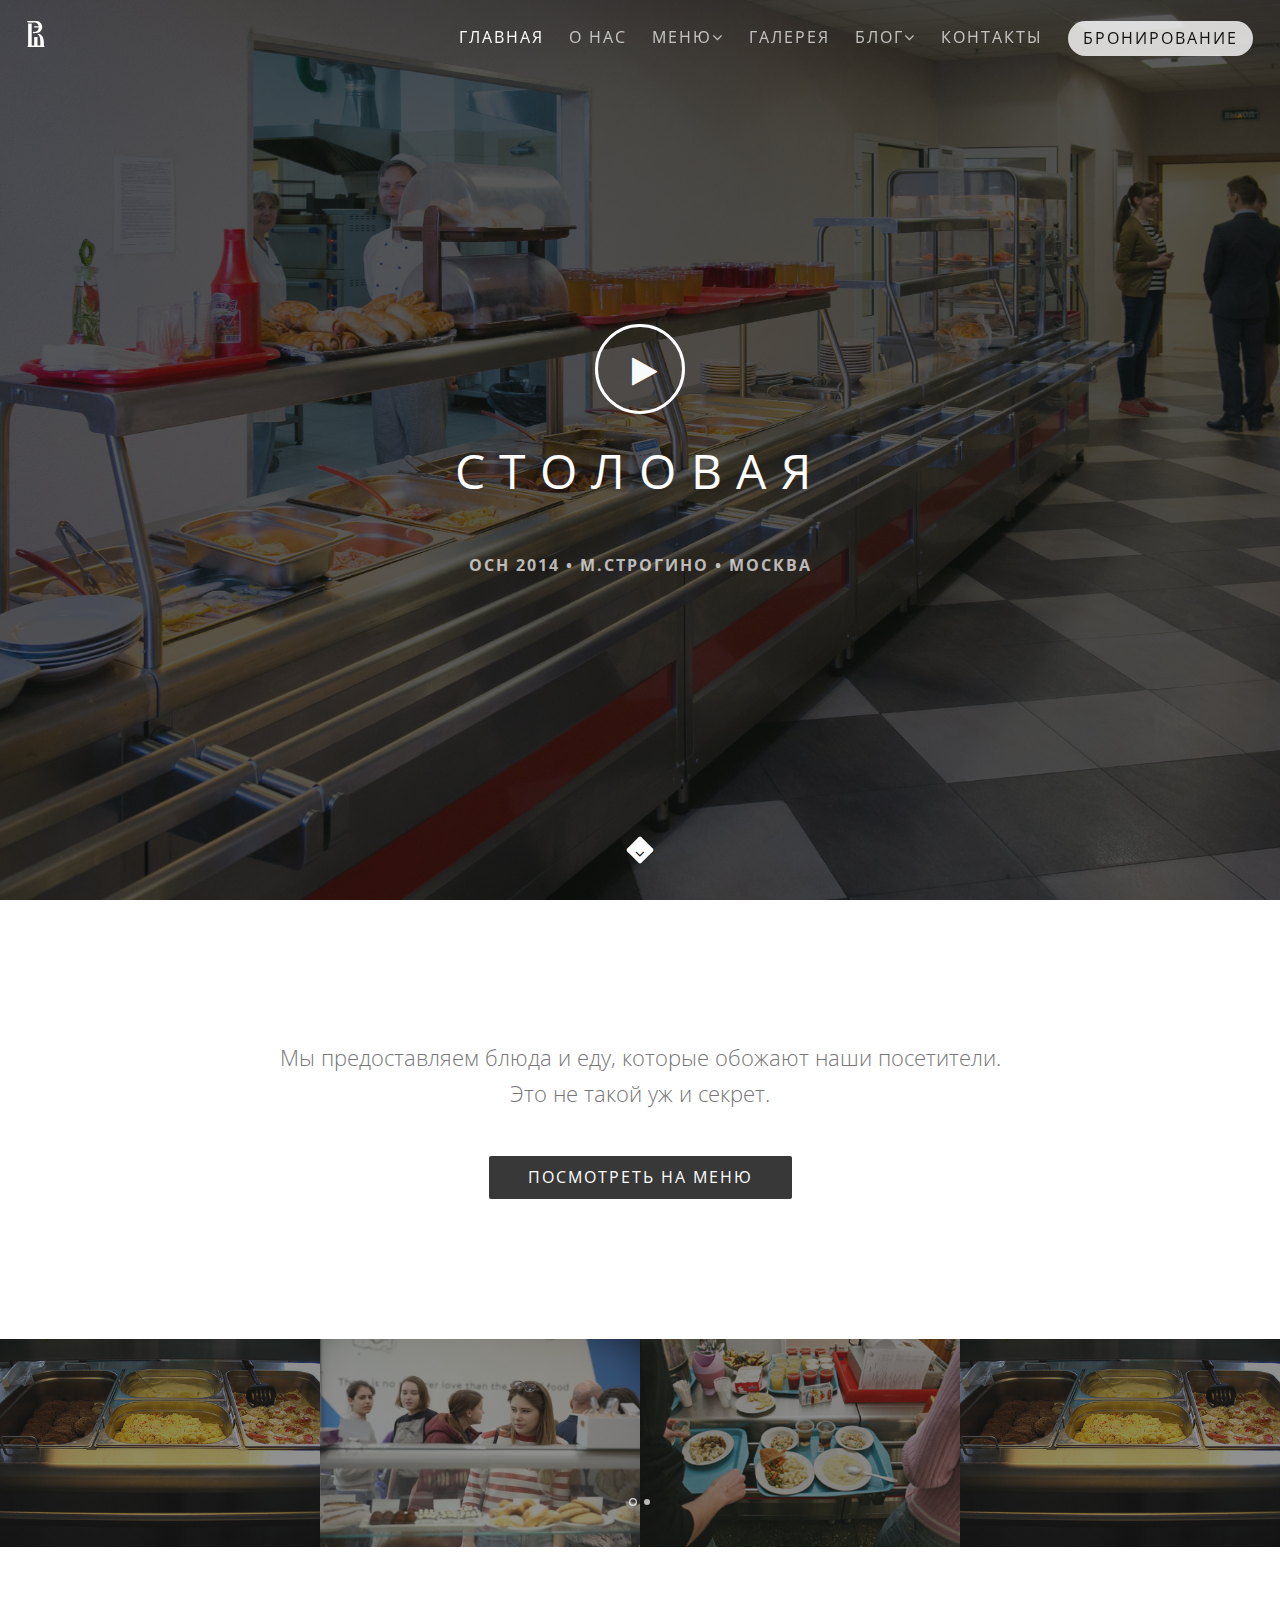
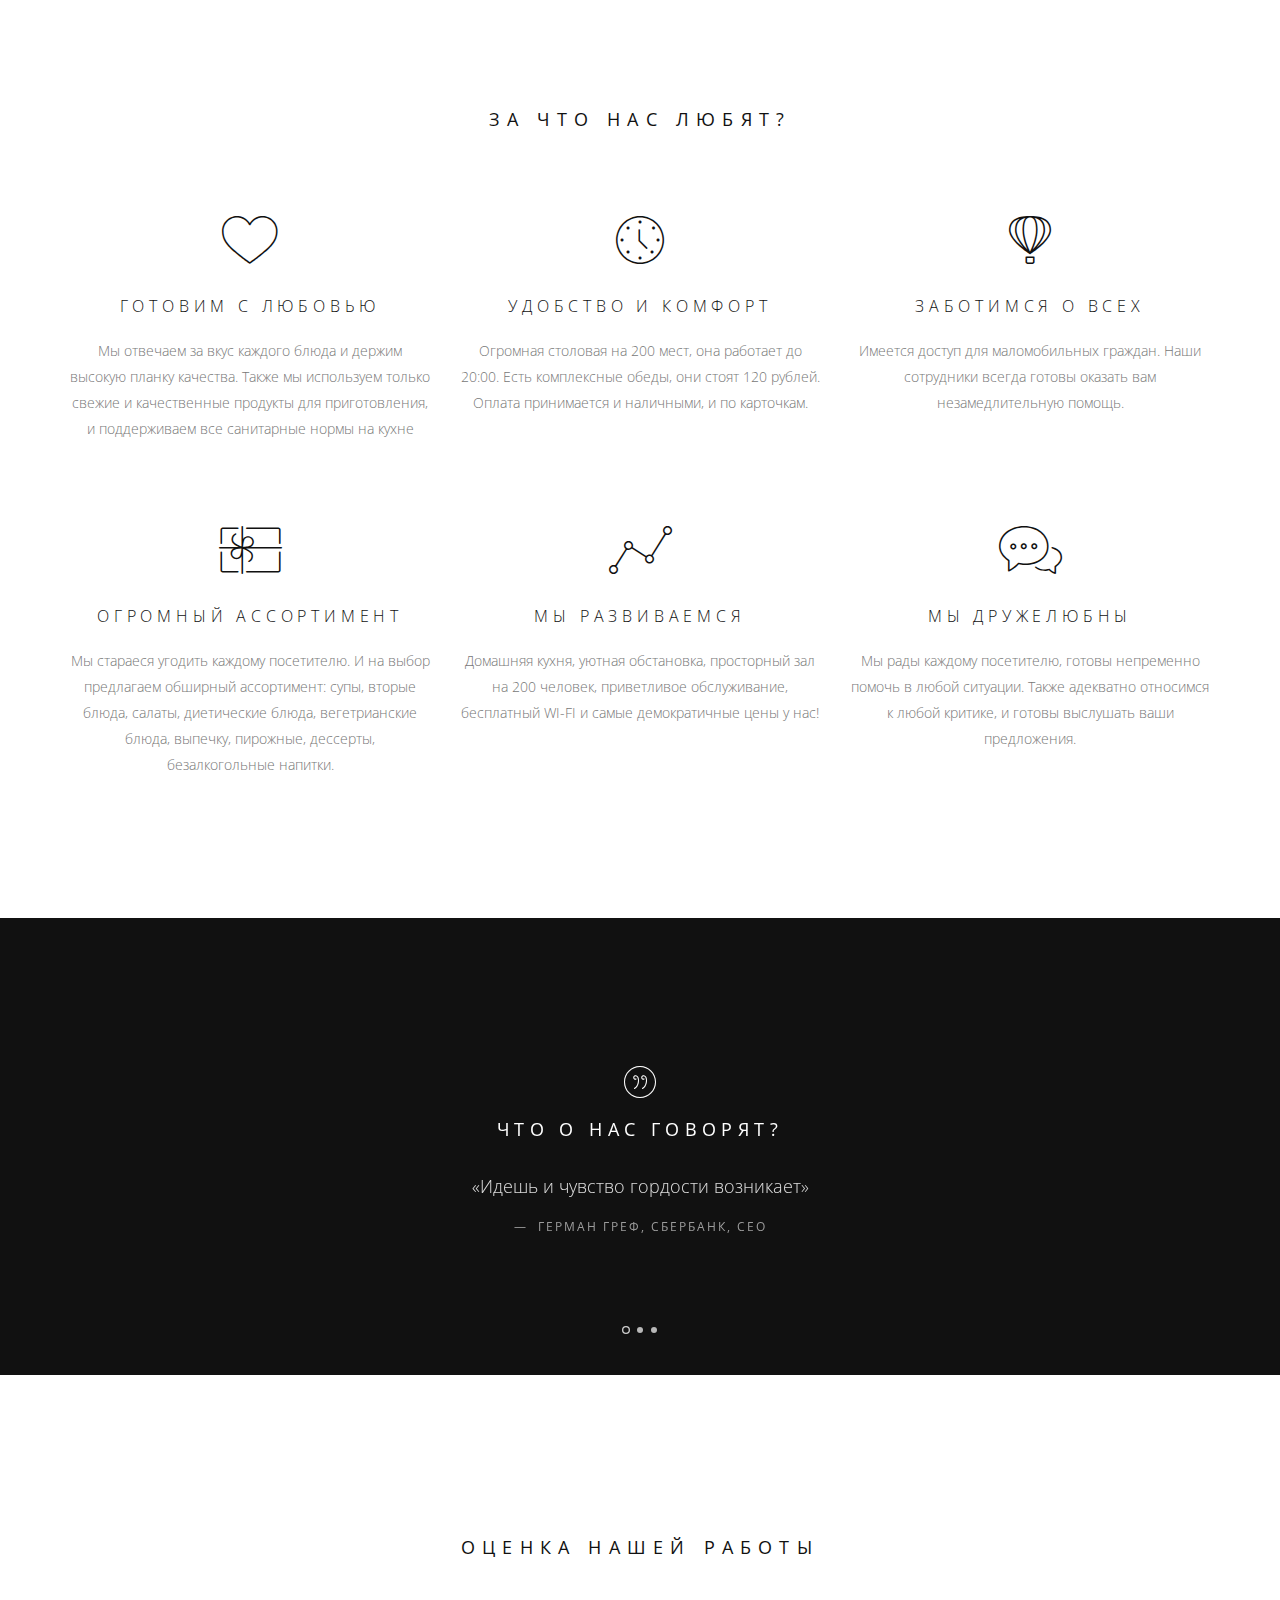
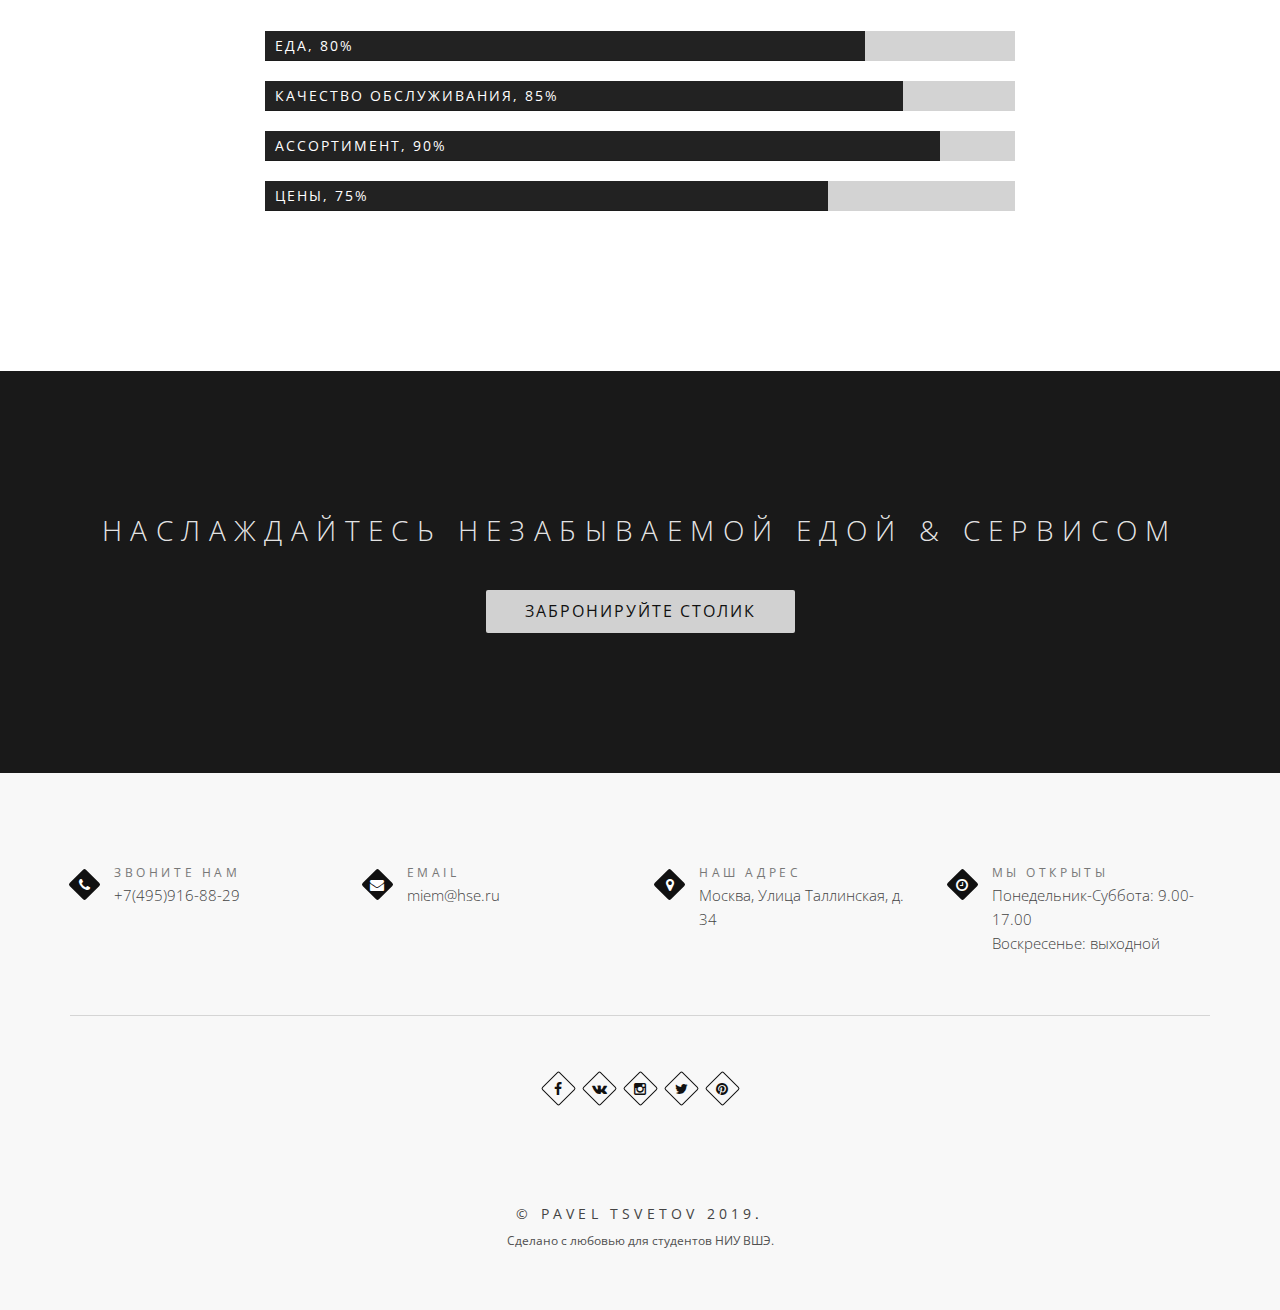
<file: index.html>
<!DOCTYPE html>
<html>
    <head>
        <title>Столовая МИЭМ</title>
        <meta charset="utf-8">
        <meta name="author" content="Pavel Tsvetov">
        <meta name="viewport" content="width=device-width, initial-scale=1.0, maximum-scale=1.0"/>

        <!-- Favicon import-->
        <link rel="shortcut icon" href="images/favicon.png">

        <!-- CSS imports -->
        <link rel="stylesheet" href="css/bootstrap.min.css">
        <link rel="stylesheet" href="css/font-awesome.min.css">
        <link rel="stylesheet" href="css/et-line.css">
        <link rel="stylesheet" href="css/style.css">
        <link rel="stylesheet" href="css/style-responsive.css">
        <link rel="stylesheet" href="css/animate.min.css">
        <link rel="stylesheet" href="css/vertical-rhythm.min.css">
        <link rel="stylesheet" href="css/owl.carousel.css">
        <link rel="stylesheet" href="css/magnific-popup.css">
    </head>
    <body class="appear-animate">
        <!-- Page Wrap -->
        <div class="page" id="top">
            <!-- Home Section -->
            <section class="home-section bg-dark-alfa-70 parallax-2" data-background="images/restaurant/tallinskaya.jpg" id="home">
                <div class="js-height-full container">
                    <!-- Hero Content -->
                    <div class="home-content">
                        <div class="home-text">
                            <div>
                                <a href="https://www.youtube.com/watch?v=qfCHTlL4Mlg" target="_blank" class="big-icon-link"><span class="big-icon"><i class="fa fa-play"></i></span></a>
                            </div>
                            <h1 class="hs-line-14 font-alt mb-50 mb-xs-30">
                                    Столовая
                                </h1>
                                <h2 class="hs-line-3 mb-0">
                                    Осн 2014 &bull; м.Строгино &bull; Москва
                                </h2>
                        </div>
                    </div>
                    <!-- Scroll Down -->
                    <div class="local-scroll">
                        <a href="#about" class="scroll-down"><i class="fa fa-angle-down scroll-down-icon"></i></a>
                    </div>
                </div>
            </section>
            <!-- Navigation panel -->
            <nav class="navbar main-nav dark transparent stick-fixed">
                <div class="full-wrapper relative clearfix">
                    <div class="nav-logo-wrap local-scroll">
                        <a href="index.html" class="logo">
                            <svg class="control_svg" width="18" height="26" viewBox="0 0 18 26" xmlns="http://www.w3.org/2000/svg">
                                <path d="M6.66 0l.134.002h1.336c2.639 0 3.745.464 4.994 1.428 1.819 1.424 2.105 3.492 2.105 4.525 0 1.283-.393 2.638-1.356 3.742-.714.856-1.955 2.097-4.388 2.388-1.663.2-2.891.127-3.506.061v-1.306c.273.038.676.074 1.222.074 1.656 0 2.829-.827 3.543-1.719.81-.983.98-1.909 1.015-2.737h-4.555v-1.282h4.515c-.116-.866-.448-1.528-.985-2.179-1.035-1.283-2.499-1.497-3.462-1.497l-6.505-.002-.768-1.498h6.66zm-6.317 26l.804-1.564v-21.844h3.55v21.82h2.508v-8.523h3.276v8.514h2.838v-3.878c0-2.351-.122-5.622-2.77-7.311l1.542-.566c3.194 1.186 4.791 4.283 4.791 8.362v3.428l.804 1.562h-17.344z" fill="#fff"></path>
                            </svg>
                        </a>
                    </div>
                    <div class="mobile-nav">
                        <i class="fa fa-bars"></i>
                    </div>
                    <!-- Main Menu -->
                    <div class="inner-nav desktop-nav">
                        <ul class="clearlist local-scroll">
                            <li><a href="index.html">Главная</a></li>
                            <li><a href="about.html">О нас</a></li>
                            <li>
                                <a href="menu.html" class="mn-has-sub">Меню<i class="fa fa-angle-down"></i></a>
                                <ul class="mn-sub mn-has-multi">
                                    <div class="arrow" style="transform: rotate(45deg);"></div>
                                    <li class="mn-sub-multi">
                                        <ul>
                                            <li>
                                                <a href="menu.html">Наше меню</a>
                                            </li>
                                            <li>
                                                <a href="https://www.hse.ru/mirror/pubs/share/321435987" target="_blank">Скачать меню</a>
                                            </li>
                                           </ul>
                                    </li>
                                </ul>
                            </li>
                            <li><a href="gallery.html">Галерея</a></li>
                            <li>
                                <a href="#" class="mn-has-sub">Блог<i class="fa fa-angle-down"></i></a>
                                    <ul class="mn-sub mn-has-multi">
                                        <div class="arrow" style="transform: rotate(45deg);"></div>
                                        <li class="mn-sub-multi">
                                            <ul>
                                                <li>
                                                    <a href="news.html">Новости</a>
                                                </li>
                                                <li>
                                                    <a href="recipes.html">Рецепты</a>
                                                </li>
                                               </ul>
                                        </li>
                                    </ul>
                            </li>
                            <li><a href="location.html">Контакты</a></li>
                            <!-- Button -->
                            <li>
                                <a href="reservations.html" target="_blank">
                                    <span class="link_on_mobile btn btn-mod btn-circle btn-w">
                                        Бронирование
                                    </span>
                                </a>
                            </li>
                        </ul>
                    </div>
                </div>
            </nav>
            <!-- About Section -->
            <section class="page-section">
                <div class="container relative">
                    <div class="section-text">
                        <div class="row">
                            <div class="col-sm-8 col-sm-offset-2">
                                <p class="lead align-center mt-0">
                                    Мы предоставляем блюда и еду, которые обожают наши посетители. Это не такой уж и секрет.
                                </p>
                                <div class="align-center">
                                    <a href="menu.html" class="btn btn-mod btn-medium btn-round">Посмотреть на меню</a>
                                </div>
                            </div>
                        </div>
                    </div>
                </div>
            </section>
            <!-- Gallery Section -->
            <section class="page-section pt-0 pb-0 align-items-center justify-content-center">
                <div class="align-items-center justify-content-center">
                   <div class="image-carousel bg-dark align-items-center justify-content-center">
                        <!-- Image Item -->
                        <div>
                            <div class="bg-dark bg-dark-alfa-50 post-prev-img mb-0 align-items-center justify-content-center">
                                <a href="images/restaurant/gallery/1.jpg" class="lightbox-gallery-2 mfp-image"><img src="images/restaurant/gallery/1.jpg" alt="" /></a>
                            </div>
                        </div>
                        <!-- Image Item -->
                        <div>
                            <div class="bg-dark bg-dark-alfa-50 post-prev-img mb-0 align-items-center justify-content-center">
                                <a href="images/restaurant/gallery/4.jpg" class="lightbox-gallery-2 mfp-image"><img src="images/restaurant/gallery/4.jpg" alt="" /></a>
                            </div>
                        </div>
                        <!-- Image Item -->
                        <div>
                            <div class="bg-dark bg-dark-alfa-50 post-prev-img mb-0 align-items-center justify-content-center">
                                <a href="images/restaurant/gallery/6.jpg" class="lightbox-gallery-2 mfp-image"><img src="images/restaurant/gallery/6.jpg" alt="" /></a>
                            </div>
                        </div>
                        <!-- Image Item -->
                        <div>
                            <div class="bg-dark bg-dark-alfa-50 post-prev-img mb-0 align-items-center justify-content-center">
                                <a href="images/restaurant/gallery/2.jpg" class="lightbox-gallery-2 mfp-image"><img src="images/restaurant/gallery/2.jpg" alt="" /></a>
                            </div>
                        </div>
                        <!-- Image Item -->
                        <div>
                            <div class="bg-dark bg-dark-alfa-50 post-prev-img mb-0 align-middle">
                                <a href="images/restaurant/gallery/3.jpg" class="lightbox-gallery-2 mfp-image"><img src="images/restaurant/gallery/3.jpg" alt="" /></a>
                            </div>
                        </div>
                        <!-- Image Item -->
                        <div>
                            <div class="bg-dark bg-dark-alfa-50 post-prev-img mb-0 align-middle">
                                <a href="images/restaurant/gallery/5.jpg" class="lightbox-gallery-2 mfp-image"><img src="images/restaurant/gallery/5.jpg" alt="" /></a>
                            </div>
                        </div>
                    </div>
                </div>
            </section>
        <!-- Features Section -->
        <section class="page-section">
                <div class="container relative">
                    <h2 class="section-title font-alt mb-70 mb-sm-40">
                        За что нас любят?
                    </h2>
                    <!-- Features Grid -->
                    <div class="row multi-columns-row alt-features-grid">
                        <!-- Features Item -->
                        <div class="col-sm-6 col-md-4 col-lg-4">
                            <div class="alt-features-item align-center">
                                <div class="alt-features-icon">
                                    <span class="icon-heart"></span>
                                </div>
                                <h3 class="alt-features-title font-alt">Готовим с любовью</h3>
                                <div class="alt-features-descr align-center">
                                    Мы отвечаем за вкус каждого блюда и держим высокую планку качества.
                                    Также мы используем только свежие и качественные продукты для приготовления,
                                    и поддерживаем все санитарные нормы на кухне
                                </div>
                            </div>
                        </div>
                        <!-- Features Item -->
                        <div class="col-sm-6 col-md-4 col-lg-4">
                            <div class="alt-features-item align-center">
                                <div class="alt-features-icon">
                                    <span class="icon-clock"></span>
                                </div>
                                <h3 class="alt-features-title font-alt">Удобство и комфорт</h3>
                                <div class="alt-features-descr align-center">
                                    Огромная столовая на 200 мест, она работает до 20:00.
                                    Есть комплексные обеды, они стоят 120 рублей.
                                    Оплата принимается и наличными, и по карточкам.
                                </div>
                            </div>
                        </div>
                        <!-- Features Item -->
                        <div class="col-sm-6 col-md-4 col-lg-4">
                            <div class="alt-features-item align-center">
                                <div class="alt-features-icon">
                                    <span class="icon-hotairballoon"></span>
                                </div>
                                <h3 class="alt-features-title font-alt">Заботимся о всех</h3>
                                <div class="alt-features-descr align-center">
                                    Имеется доступ для маломобильных граждан.
                                    Наши сотрудники всегда готовы оказать вам незамедлительную помощь.
                                </div>
                            </div>
                        </div>
                        <!-- Features Item -->
                        <div class="col-sm-6 col-md-4 col-lg-4">
                            <div class="alt-features-item align-center">
                                <div class="alt-features-icon">
                                    <span class="icon-gift"></span>
                                </div>
                                <h3 class="alt-features-title font-alt">Огромный ассортимент</h3>
                                <div class="alt-features-descr align-centert">
                                    Мы стараеся угодить каждому посетителю.
                                    И на выбор предлагаем обширный ассортимент: супы, вторые блюда,
                                    салаты, диетические блюда, вегетрианские блюда, выпечку, пирожные,
                                    дессерты, безалкогольные напитки.
                                </div>
                            </div>
                        </div>
                        <!-- Features Item -->
                        <div class="col-sm-6 col-md-4 col-lg-4">
                            <div class="alt-features-item align-center">
                                <div class="alt-features-icon">
                                    <span class="icon-linegraph"></span>
                                </div>
                                <h3 class="alt-features-title font-alt">Мы развиваемся</h3>
                                <div class="alt-features-descr align-center">
                                        Домашняя кухня, уютная обстановка, просторный зал на 200 человек,
                                        приветливое обслуживание, бесплатный WI-FI и самые демократичные цены у нас!
                                </div>
                            </div>
                        </div>
                        <!-- Features Item -->
                        <div class="col-sm-6 col-md-4 col-lg-4">
                            <div class="alt-features-item align-center">
                                <div class="alt-features-icon">
                                    <span class="icon-chat"></span>
                                </div>
                                <h3 class="alt-features-title font-alt">Мы дружелюбны</h3>
                                <div class="alt-features-descr align-center">
                                    Мы рады каждому посетителю, готовы непременно помочь в любой ситуации.
                                    Также адекватно относимся к любой критике, и готовы выслушать ваши предложения.
                                </div>
                            </div>
                        </div>
                    </div>
                </div>
            </section>
            <!-- Testimonials Section -->
            <section class="page-section bg-dark bg-dark-alfa-70 fullwidth-slider" data-background="images/restaurant/testimonials.jpg">
                <!-- Slide Item -->
                <div>
                    <div class="container relative">
                        <div class="row">
                            <div class="col-md-8 col-md-offset-2 align-center">
                                <!-- Section Icon -->
                                <div class="section-icon">
                                    <span class="icon-quote"></span>
                                </div>
                                <!-- Section Title --><h3 class="small-title font-alt">Что о нас говорят?</h3>
                                <blockquote class="testimonial white">
                                    <p>
                                        «Идешь и чувство гордости возникает»
                                    </p>
                                    <footer class="testimonial-author">
                                        Герман Греф, Сбербанк, CEO
                                    </footer>
                                </blockquote>
                            </div>
                        </div>
                    </div>
                </div>
                <!-- Slide Item -->
                <div>
                    <div class="container relative">
                        <div class="row">
                            <div class="col-md-8 col-md-offset-2 align-center">
                                <!-- Section Icon -->
                                <div class="section-icon">
                                    <span class="icon-quote"></span>
                                </div>
                                <!-- Section Title --><h3 class="small-title font-alt">Что о нас говорят?</h3>
                                <blockquote class="testimonial white">
                                    <p>
                                        Все сделано на современном уровне: место просторное, светлое, красивое, так что я с большим удовольствием поздравляю коллектив МИЭМ ВШЭ».
                                    </p>
                                    <footer class="testimonial-author">
                                        Сергей Собянин, мэр г. Москва
                                    </footer>
                                </blockquote>
                            </div>
                        </div>
                    </div>
                </div>
                <!-- Slide Item -->
                <div>
                    <div class="container relative">
                        <div class="row">
                            <div class="col-md-8 col-md-offset-2 align-center">
                                <!-- Section Icon -->
                                <div class="section-icon">
                                    <span class="icon-quote"></span>
                                </div>
                                <!-- Section Title --><h3 class="small-title font-alt">Что о нас говорят?</h3>
                                <blockquote class="testimonial white">
                                    <p>
                                        Хочу поблагодарить руководителя и весь персонал за порядочность и отзывчивость!
                                    </p>
                                    <footer class="testimonial-author">
                                        Ярослав Кузьминов, ректор ВШЭ
                                    </footer>
                                </blockquote>
                            </div>
                        </div>
                    </div>
                </div>
            </section>
            <section class="page-section">
                <div class="container relative">
                    <h2 class="section-title font-alt mb-70 mb-sm-40">
                        Оценка нашей работы
                    </h2>
                    <div class="row">
                        <!-- Col -->
                        <div class="col-md-8 col-md-offset-2">
                            <!-- Bar Item -->
                            <div class="progress tpl-progress-alt">
                                <div class="progress-bar" role="progressbar" aria-valuenow="80" aria-valuemin="0" aria-valuemax="100">
                                    Еда, <span>80%</span>
                                </div>
                            </div>
                            <!-- Bar Item -->
                            <div class="progress tpl-progress-alt">
                                <div class="progress-bar" role="progressbar" aria-valuenow="85" aria-valuemin="0" aria-valuemax="100">
                                    Качество обслуживания, <span>85%</span>
                                </div>
                            </div>
                            <!-- Bar Item -->
                            <div class="progress tpl-progress-alt">
                                <div class="progress-bar" role="progressbar" aria-valuenow="90" aria-valuemin="0" aria-valuemax="100">
                                    Ассортимент, <span>90%</span>
                                </div>
                            </div>
                            <!-- Bar Item -->
                            <div class="progress tpl-progress-alt">
                                <div class="progress-bar" role="progressbar" aria-valuenow="75" aria-valuemin="0" aria-valuemax="100">
                                    Цены, <span>75%</span>
                                </div>
                            </div>
                        </div>
                    </div>
                </div>
            </section>
            <!-- Call Action Section -->
            <section class="page-section bg-dark bg-dark-alfa-50" data-background="images/restaurant/shrimps.jpg">
                <div class="container relative">
                    <div class="align-center">
                        <h3 class="banner-heading font-alt mb-40">Наслаждайтесь незабываемой едой &amp; сервисом</h3>
                        <div class="local-scroll">
                            <a href="reservations.html" class="btn btn-mod btn-w btn-medium btn-round">Забронируйте столик</a>
                        </div>
                    </div>
                </div>
            </section>
            <!-- Footer -->
            <footer class="small-section bg-gray-lighter footer pb-60">
                <div class="container">
                    <div class="row mb-40 align-left">
                        <div class="col-sm-12">
                            <div class="row">
                                <!-- Phone -->
                                <div class="col-sm-6 col-lg-3 pt-20 pb-20 pb-xs-0">
                                    <div class="contact-item">
                                        <div class="ci-icon">
                                            <i class="fa fa-phone"></i>
                                        </div>
                                        <div class="ci-title font-alt">
                                            Звоните нам
                                        </div>
                                        <div class="ci-text">
                                            +7(495)916-88-29
                                        </div>
                                    </div>
                                </div>
                                <!-- Email -->
                                <div class="col-sm-6 col-lg-3 pt-20 pb-20 pb-xs-0">
                                    <div class="contact-item">
                                        <div class="ci-icon">
                                            <i class="fa fa-envelope"></i>
                                        </div>
                                        <div class="ci-title font-alt">
                                            Email
                                        </div>
                                        <div class="ci-text">
                                            <a href="mailto:miem@hse.ru">miem@hse.ru</a>
                                        </div>
                                    </div>
                                </div>
                                <!-- Address -->
                                <div class="col-sm-6 col-lg-3 pt-20 pb-20 pb-xs-0">
                                    <div class="contact-item">
                                        <div class="ci-icon">
                                            <i class="fa fa-map-marker"></i>
                                        </div>
                                        <div class="ci-title font-alt">
                                            Наш адрес
                                        </div>
                                        <div class="ci-text">
                                            Москва, Улица Таллинская, д. 34
                                        </div>
                                    </div>
                                </div>
                                <!-- Opening Time -->
                                <div class="col-sm-6 col-lg-3 pt-20 pb-20 pb-xs-0">
                                    <div class="contact-item">
                                        <div class="ci-icon">
                                            <i class="fa fa-clock-o"></i>
                                        </div>
                                        <div class="ci-title font-alt">
                                            Мы открыты
                                        </div>
                                        <div class="ci-text">
                                            Понедельник-Суббота: 9.00-17.00<br />
                                            Воскресенье: выходной
                                        </div>
                                    </div>
                                </div>
                            </div>
                        </div>
                    </div>
                    <!-- Divider -->
                    <hr class="mt-0 mb-60 "/>
                    <!-- Social Links -->
                    <div class="footer-social-links mb-30">
                            <a href="https://www.facebook.com/hse.ru" title="Facebook" target="_blank">
                                <i class="fa fa-facebook"></i>
                            </a>
                            <a href="https://vk.com/miem_hse" title="Вконтакте" target="_blank">
                                <i class="fa fa-vk"></i>
                            </a>
                            <a href="https://www.instagram.com/hse_ru/" title="Instagram" target="_blank">
                                <i class="fa fa-instagram"></i>
                            </a>
                            <a href="https://twitter.com/SU_HSE" title="Twitter" target="_blank">
                                <i class="fa fa-twitter"></i>
                            </a>
                            <a href="#" title="Pinterest" target="_blank">
                                <i class="fa fa-pinterest"></i>
                            </a>
                        </div>
                        <!-- Footer Logo -->
                        <div class="local-scroll mb-30 wow fadeInUp" data-wow-duration="1.5s">
                            <svg class="control_svg" height="36" viewBox="0 0 18 26" xmlns="http://www.w3.org/2000/svg">
                                <path d="M6.66 0l.134.002h1.336c2.639 0 3.745.464 4.994 1.428 1.819 1.424 2.105 3.492 2.105 4.525 0 1.283-.393 2.638-1.356 3.742-.714.856-1.955 2.097-4.388 2.388-1.663.2-2.891.127-3.506.061v-1.306c.273.038.676.074 1.222.074 1.656 0 2.829-.827 3.543-1.719.81-.983.98-1.909 1.015-2.737h-4.555v-1.282h4.515c-.116-.866-.448-1.528-.985-2.179-1.035-1.283-2.499-1.497-3.462-1.497l-6.505-.002-.768-1.498h6.66zm-6.317 26l.804-1.564v-21.844h3.55v21.82h2.508v-8.523h3.276v8.514h2.838v-3.878c0-2.351-.122-5.622-2.77-7.311l1.542-.566c3.194 1.186 4.791 4.283 4.791 8.362v3.428l.804 1.562h-17.344z" fill="#000"></path>
                            </svg>
                        </div>
                        <!-- Footer Text -->
                        <div class="footer-text">
                            <!-- Copyright -->
                            <div class="footer-copy font-alt">
                                <a href="https://instagram.com/patsvetov" target="_blank">&copy; Pavel Tsvetov 2019</a>.
                            </div>
                            <div class="footer-made">
                                Сделано с любовью для студентов НИУ ВШЭ.
                            </div>
                        </div>
            </footer>
        </div>

        <!-- JS imports-->
        <script type="text/javascript" src="js/jquery-1.11.2.min.js"></script>
        <script type="text/javascript" src="js/jquery.easing.1.3.js"></script>
        <script type="text/javascript" src="js/bootstrap.min.js"></script>
        <script type="text/javascript" src="js/SmoothScroll.js"></script>
        <script type="text/javascript" src="js/jquery.scrollTo.min.js"></script>
        <script type="text/javascript" src="js/jquery.localScroll.min.js"></script>
        <script type="text/javascript" src="js/jquery.viewport.mini.js"></script>
        <script type="text/javascript" src="js/jquery.countTo.js"></script>
        <script type="text/javascript" src="js/jquery.appear.js"></script>
        <script type="text/javascript" src="js/jquery.sticky.js"></script>
        <script type="text/javascript" src="js/jquery.parallax-1.1.3.js"></script>
        <script type="text/javascript" src="js/jquery.fitvids.js"></script>
        <script type="text/javascript" src="js/owl.carousel.min.js"></script>
        <script type="text/javascript" src="js/isotope.pkgd.min.js"></script>
        <script type="text/javascript" src="js/imagesloaded.pkgd.min.js"></script>
        <script type="text/javascript" src="js/jquery.magnific-popup.min.js"></script>
        <script type="text/javascript" src="js/gmap3.min.js"></script>
        <script type="text/javascript" src="js/wow.min.js"></script>
        <script type="text/javascript" src="js/masonry.pkgd.min.js"></script>
        <script type="text/javascript" src="js/jquery.simple-text-rotator.min.js"></script>
        <script type="text/javascript" src="js/all.js"></script>
        <script type="text/javascript" src="js/contact-reservations-form.js"></script>
        <script type="text/javascript" src="js/jquery.ajaxchimp.min.js"></script>
        <script type="text/javascript" src="js/jquery.backgroundvideo.min.js"></script>
        <script type="text/javascript">
            $(function() {
               var pgurl = window.location.href.substr(window.location.href
                  .lastIndexOf("/") + 1);
               $("nav ul li a").each(function() {
                  if ($(this).attr("href") == pgurl || $(this).attr("href") == '')
                     $(this).addClass("active");
               })
            });
        </script>
    </body>
</html>
</file>
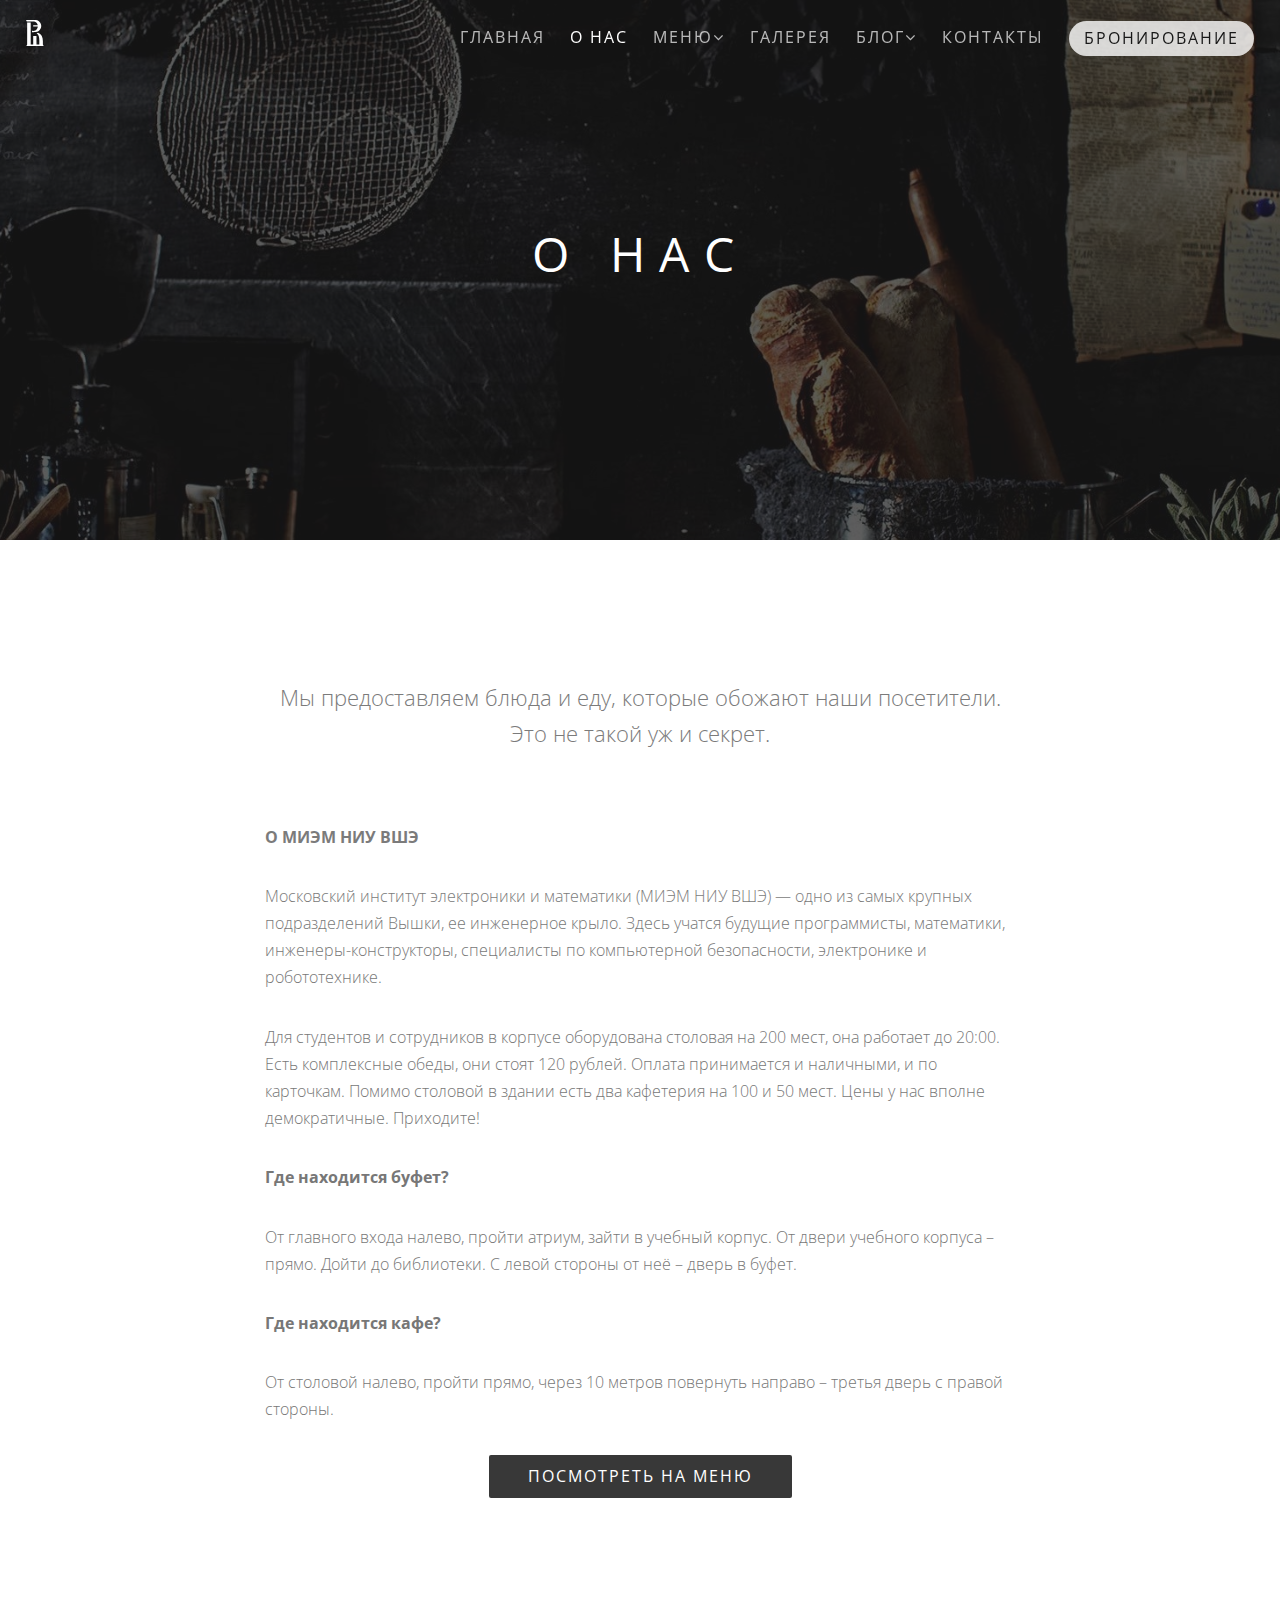
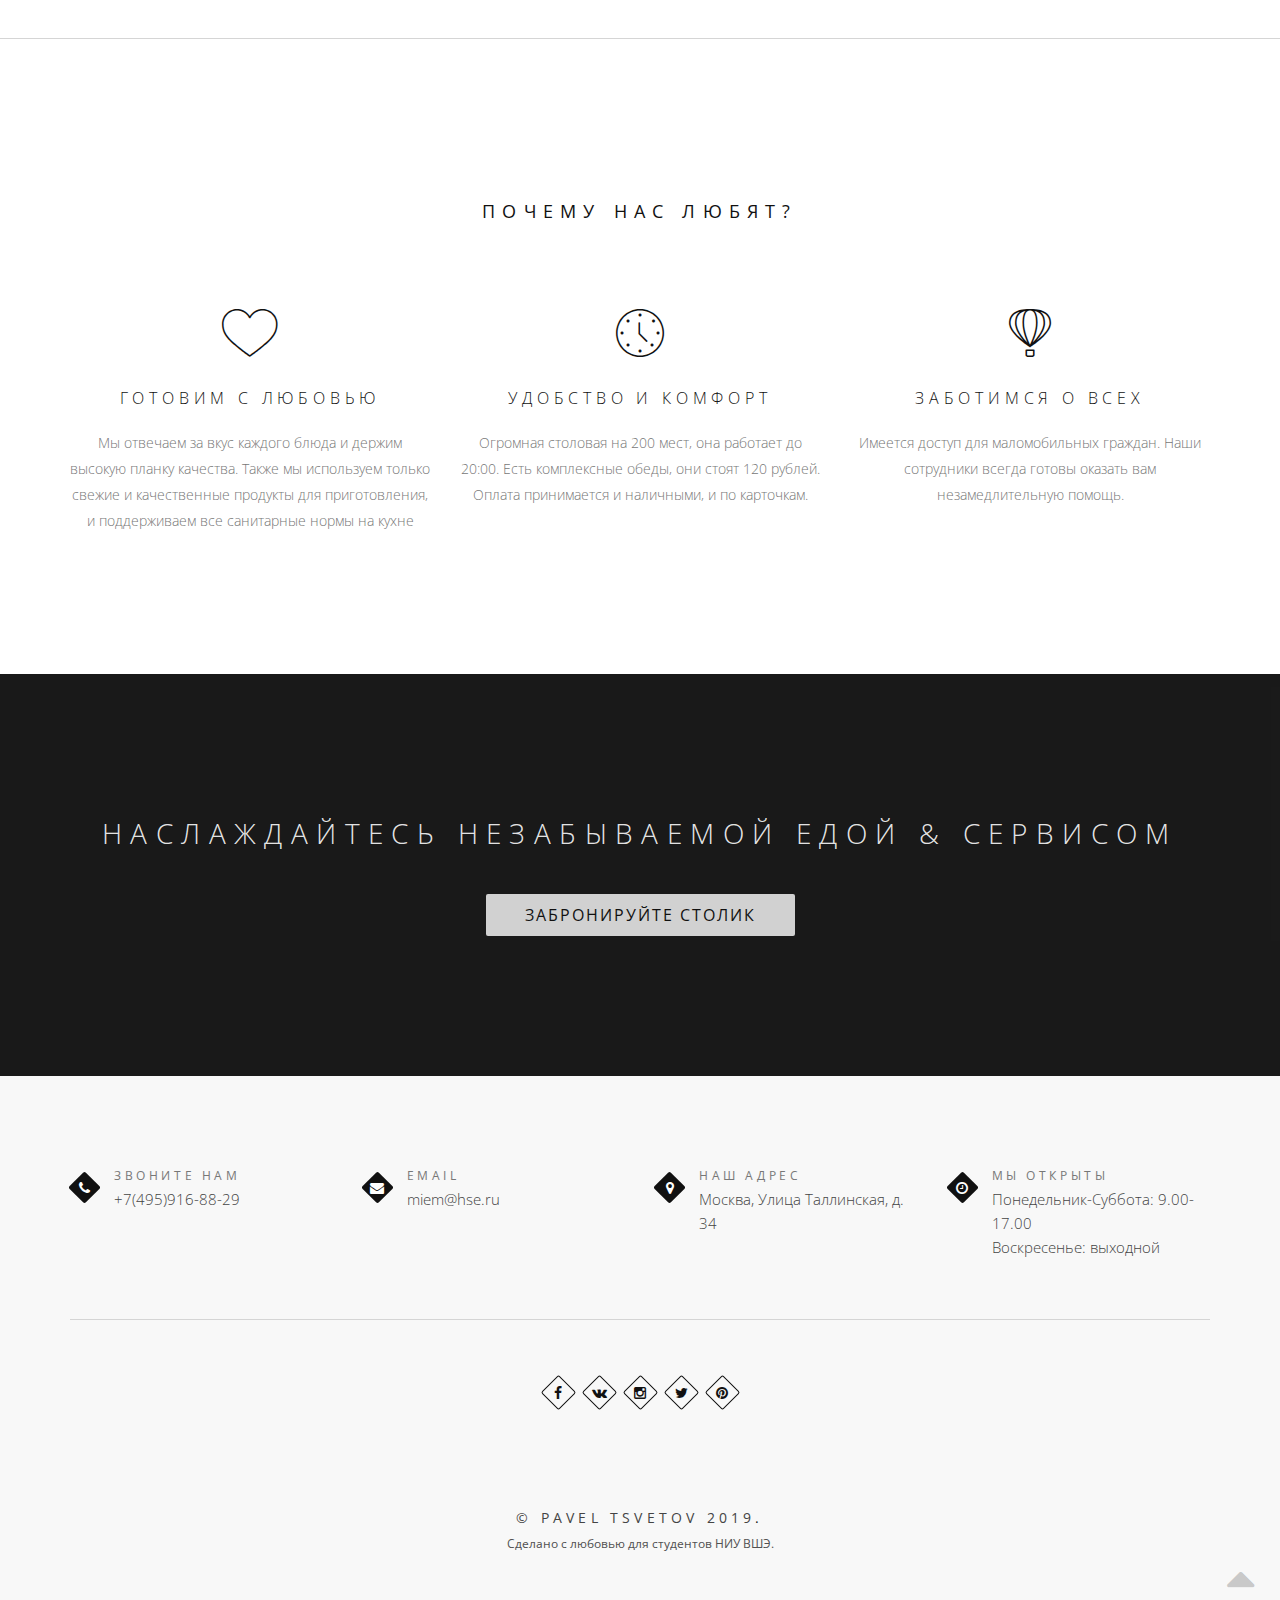
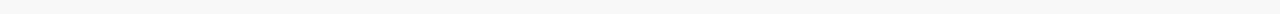
<file: about.html>
<!DOCTYPE html>
<html>
    <head>
        <title>О нас</title>
        <meta charset="utf-8">
        <meta name="author" content="Pavel Tsvetov">
        <meta name="viewport" content="width=device-width, initial-scale=1.0, maximum-scale=1.0" />
        <!-- Favicon import-->
        <link rel="shortcut icon" href="images/favicon.png">

        <!-- CSS import -->
        <link rel="stylesheet" href="css/bootstrap.min.css">
        <link rel="stylesheet" href="css/font-awesome.min.css">
        <link rel="stylesheet" href="css/et-line.css">
        <link rel="stylesheet" href="css/style.css">
        <link rel="stylesheet" href="css/style-responsive.css">
        <link rel="stylesheet" href="css/animate.min.css">
        <link rel="stylesheet" href="css/vertical-rhythm.min.css">
        <link rel="stylesheet" href="css/owl.carousel.css">
        <link rel="stylesheet" href="css/magnific-popup.css">
    </head>
    <body class="appear-animate">
        <!-- Page Loader -->
        <div class="page-loader">
            <div class="loader">Loading...</div>
        </div>
        <!-- Page Wrap -->
        <div class="page" id="top">
            <!-- Home Section -->
            <section class="page-section height-60vh bg-dark bg-dark-alfa-70" data-background="images/restaurant/about_us.jpg" id="home">
                <div class="relative container">
                    <!-- Hero Content -->
                    <div class="home-content">
                        <div class="home-text">
                            <h1 class="hs-line-14 font-alt mt-80 mb-0">
                                О нас
                            </h1>
                        </div>
                    </div>
                </div>
            </section>
            <!-- Navigation panel -->
            <nav class="main-nav dark transparent stick-fixed">
                <div class="full-wrapper relative clearfix">
                    <div class="nav-logo-wrap local-scroll">
                        <a href="index.html" class="logo">
                            <svg class="control_svg" width="18" height="26" viewBox="0 0 18 26" xmlns="http://www.w3.org/2000/svg">
                                <path d="M6.66 0l.134.002h1.336c2.639 0 3.745.464 4.994 1.428 1.819 1.424 2.105 3.492 2.105 4.525 0 1.283-.393 2.638-1.356 3.742-.714.856-1.955 2.097-4.388 2.388-1.663.2-2.891.127-3.506.061v-1.306c.273.038.676.074 1.222.074 1.656 0 2.829-.827 3.543-1.719.81-.983.98-1.909 1.015-2.737h-4.555v-1.282h4.515c-.116-.866-.448-1.528-.985-2.179-1.035-1.283-2.499-1.497-3.462-1.497l-6.505-.002-.768-1.498h6.66zm-6.317 26l.804-1.564v-21.844h3.55v21.82h2.508v-8.523h3.276v8.514h2.838v-3.878c0-2.351-.122-5.622-2.77-7.311l1.542-.566c3.194 1.186 4.791 4.283 4.791 8.362v3.428l.804 1.562h-17.344z" fill="#fff"></path>
                            </svg>
                        </a>
                    </div>
                    <div class="mobile-nav">
                        <i class="fa fa-bars"></i>
                    </div>
                    <!-- Main Menu -->
                    <div class="inner-nav desktop-nav">
                        <ul class="clearlist local-scroll">
                            <li><a href="index.html">Главная</a></li>
                            <li><a href="about.html">О нас</a></li>
                            <li>
                                <a href="menu.html" class="mn-has-sub">Меню<i class="fa fa-angle-down"></i></a>
                                <ul class="mn-sub mn-has-multi">
                                    <div class="arrow" style="transform: rotate(45deg);"></div>
                                    <li class="mn-sub-multi">
                                        <ul>
                                            <li>
                                                <a href="menu.html">Наше меню</a>
                                            </li>
                                            <li>
                                                <a href="https://www.hse.ru/mirror/pubs/share/321435987" target="_blank">Скачать меню</a>
                                            </li>
                                            </ul>
                                    </li>
                                </ul>
                            </li>
                            <li><a href="gallery.html">Галерея</a></li>
                            <li>
                                <a href="#" class="mn-has-sub">Блог<i class="fa fa-angle-down"></i></a>
                                    <ul class="mn-sub mn-has-multi">
                                        <div class="arrow" style="transform: rotate(45deg);"></div>
                                        <li class="mn-sub-multi">
                                            <ul>
                                                <li>
                                                    <a href="news.html">Новости</a>
                                                </li>
                                                <li>
                                                    <a href="recipes.html">Рецепты</a>
                                                </li>
                                                </ul>
                                        </li>
                                    </ul>
                            </li>
                            <li><a href="location.html">Контакты</a></li>
                            <!-- Button -->
                            <li>
                                <a href="reservations.html" target="_blank">
                                    <span class="link_on_mobile btn btn-mod btn-circle btn-w">
                                        Бронирование
                                    </span>
                                </a>
                            </li>
                        </ul>
                    </div>
                </div>
            </nav>
            <!-- About Section -->
            <section class="page-section">
                <div class="container relative">
                    <div class="section-text">
                        <div class="row">
                            <div class="col-sm-8 col-sm-offset-2">
                                <p class="lead align-center mt-0">
                                    Мы предоставляем блюда и еду, которые обожают наши посетители. Это не такой уж и секрет.
                                </p>
                                <br>
                                <p><b>О МИЭМ НИУ ВШЭ</b></p>
                                <p>Московский институт электроники и математики (МИЭМ НИУ ВШЭ) — одно из самых крупных подразделений Вышки, ее инженерное крыло. Здесь учатся будущие программисты, математики, инженеры-конструкторы, специалисты по компьютерной безопасности, электронике и робототехнике.</p>
                                <p>Для студентов и сотрудников в корпусе оборудована столовая на 200 мест, она работает до 20:00. Есть комплексные обеды, они стоят 120 рублей. Оплата принимается и наличными, и по карточкам.
                                Помимо столовой в здании есть два кафетерия на 100 и 50 мест. Цены у нас вполне демократичные. Приходите!</p>
                                <p><b>Где находится буфет?</b></p>
                                <p>
                                    От главного входа налево, пройти атриум, зайти в учебный корпус. От двери учебного корпуса – прямо. Дойти до библиотеки. С левой стороны от неё – дверь в буфет.
                                </p>
                                <p><b>Где находится кафе?</b></p>
                                <p>
                                    От столовой налево, пройти прямо, через 10 метров повернуть направо – третья дверь с правой стороны.
                                </p>
                                <div class="align-center">
                                    <a href="menu.html" class="btn btn-mod btn-medium btn-round">Посмотреть на меню</a>
                                </div>
                            </div>
                        </div>
                    </div>
                </div>
            </section>
            <!-- Divider -->
            <hr class="mt-0 mb-0 "/>
            <!-- Features Section -->
            <section class="page-section">
                <div class="container relative">
                    <h2 class="section-title font-alt mb-70 mb-sm-40">
                        Почему нас любят?
                    </h2>
                    <!-- Features Grid -->
                    <div class="row multi-columns-row alt-features-grid">
                        <!-- Features Item -->
                        <div class="col-sm-6 col-md-4 col-lg-4">
                                <div class="alt-features-item align-center">
                                    <div class="alt-features-icon">
                                        <span class="icon-heart"></span>
                                    </div>
                                    <h3 class="alt-features-title font-alt">Готовим с любовью</h3>
                                    <div class="alt-features-descr align-center">
                                        Мы отвечаем за вкус каждого блюда и держим высокую планку качества.
                                        Также мы используем только свежие и качественные продукты для приготовления,
                                        и поддерживаем все санитарные нормы на кухне
                                    </div>
                                </div>
                            </div>
                            <!-- Features Item -->
                            <div class="col-sm-6 col-md-4 col-lg-4">
                                <div class="alt-features-item align-center">
                                    <div class="alt-features-icon">
                                        <span class="icon-clock"></span>
                                    </div>
                                    <h3 class="alt-features-title font-alt">Удобство и комфорт</h3>
                                    <div class="alt-features-descr align-center">
                                        Огромная столовая на 200 мест, она работает до 20:00.
                                        Есть комплексные обеды, они стоят 120 рублей.
                                        Оплата принимается и наличными, и по карточкам.
                                    </div>
                                </div>
                            </div>
                            <!-- Features Item -->
                            <div class="col-sm-6 col-md-4 col-lg-4">
                                <div class="alt-features-item align-center">
                                    <div class="alt-features-icon">
                                        <span class="icon-hotairballoon"></span>
                                    </div>
                                    <h3 class="alt-features-title font-alt">Заботимся о всех</h3>
                                    <div class="alt-features-descr align-center">
                                        Имеется доступ для маломобильных граждан.
                                        Наши сотрудники всегда готовы оказать вам незамедлительную помощь.
                                    </div>
                                </div>
                            </div>
                    </div>
                </div>
            </section>
            <!-- Call Action Section -->
            <section class="page-section bg-dark bg-dark-alfa-50" data-background="images/restaurant/shrimps.jpg">
                <div class="container relative">
                    <div class="align-center">
                        <h3 class="banner-heading font-alt mb-40">Наслаждайтесь незабываемой едой &amp; сервисом</h3>
                        <div class="local-scroll">
                            <a href="reservations.html" class="btn btn-mod btn-w btn-medium btn-round">Забронируйте столик</a>
                        </div>
                    </div>
                </div>
            </section>
            <!-- Footer -->
            <footer class="small-section bg-gray-lighter footer pb-60">
                    <div class="container">
                        <div class="row mb-40 align-left">
                            <div class="col-sm-12">
                                <div class="row">
                                    <!-- Phone -->
                                    <div class="col-sm-6 col-lg-3 pt-20 pb-20 pb-xs-0">
                                        <div class="contact-item">
                                            <div class="ci-icon">
                                                <i class="fa fa-phone"></i>
                                            </div>
                                            <div class="ci-title font-alt">
                                                Звоните нам
                                            </div>
                                            <div class="ci-text">
                                                +7(495)916-88-29
                                            </div>
                                        </div>
                                    </div>
                                    <!-- Email -->
                                    <div class="col-sm-6 col-lg-3 pt-20 pb-20 pb-xs-0">
                                        <div class="contact-item">
                                            <div class="ci-icon">
                                                <i class="fa fa-envelope"></i>
                                            </div>
                                            <div class="ci-title font-alt">
                                                Email
                                            </div>
                                            <div class="ci-text">
                                                <a href="mailto:miem@hse.ru">miem@hse.ru</a>
                                            </div>
                                        </div>
                                    </div>
                                    <!-- Address -->
                                    <div class="col-sm-6 col-lg-3 pt-20 pb-20 pb-xs-0">
                                        <div class="contact-item">
                                            <div class="ci-icon">
                                                <i class="fa fa-map-marker"></i>
                                            </div>
                                            <div class="ci-title font-alt">
                                                Наш адрес
                                            </div>
                                            <div class="ci-text">
                                                Москва, Улица Таллинская, д. 34
                                            </div>
                                        </div>
                                    </div>
                                    <!-- Opening Time -->
                                    <div class="col-sm-6 col-lg-3 pt-20 pb-20 pb-xs-0">
                                        <div class="contact-item">
                                            <div class="ci-icon">
                                                <i class="fa fa-clock-o"></i>
                                            </div>
                                            <div class="ci-title font-alt">
                                                Мы открыты
                                            </div>
                                            <div class="ci-text">
                                                Понедельник-Суббота: 9.00-17.00<br />
                                                Воскресенье: выходной
                                            </div>
                                        </div>
                                    </div>
                                </div>
                            </div>
                        </div>
                        <!-- Divider -->
                        <hr class="mt-0 mb-60 "/>
                        <!-- Social Links -->
                        <div class="footer-social-links mb-30">
                            <a href="https://www.facebook.com/hse.ru" title="Facebook" target="_blank">
                                <i class="fa fa-facebook"></i>
                            </a>
                            <a href="https://vk.com/miem_hse" title="Вконтакте" target="_blank">
                                <i class="fa fa-vk"></i>
                            </a>
                            <a href="https://www.instagram.com/hse_ru/" title="Instagram" target="_blank">
                                <i class="fa fa-instagram"></i>
                            </a>
                            <a href="https://twitter.com/SU_HSE" title="Twitter" target="_blank">
                                <i class="fa fa-twitter"></i>
                            </a>
                            <a href="#" title="Pinterest" target="_blank">
                                <i class="fa fa-pinterest"></i>
                            </a>
                        </div>
                        <!-- Footer Logo -->
                        <div class="local-scroll mb-30 wow fadeInUp" data-wow-duration="1.5s">
                            <svg class="control_svg" height="36" viewBox="0 0 18 26" xmlns="http://www.w3.org/2000/svg">
                                <path d="M6.66 0l.134.002h1.336c2.639 0 3.745.464 4.994 1.428 1.819 1.424 2.105 3.492 2.105 4.525 0 1.283-.393 2.638-1.356 3.742-.714.856-1.955 2.097-4.388 2.388-1.663.2-2.891.127-3.506.061v-1.306c.273.038.676.074 1.222.074 1.656 0 2.829-.827 3.543-1.719.81-.983.98-1.909 1.015-2.737h-4.555v-1.282h4.515c-.116-.866-.448-1.528-.985-2.179-1.035-1.283-2.499-1.497-3.462-1.497l-6.505-.002-.768-1.498h6.66zm-6.317 26l.804-1.564v-21.844h3.55v21.82h2.508v-8.523h3.276v8.514h2.838v-3.878c0-2.351-.122-5.622-2.77-7.311l1.542-.566c3.194 1.186 4.791 4.283 4.791 8.362v3.428l.804 1.562h-17.344z" fill="#000"></path>
                            </svg>
                        </div>
                        <!-- Footer Text -->
                        <div class="footer-text">
                            <!-- Copyright -->
                            <div class="footer-copy font-alt">
                                <a href="https://instagram.com/patsvetov" target="_blank">&copy; Pavel Tsvetov 2019</a>.
                            </div>
                            <div class="footer-made">
                                Сделано с любовью для студентов НИУ ВШЭ.
                            </div>
                        </div>
                        </div>
                        <!-- Top Link -->
                        <div class="local-scroll">
                            <a href="#top" class="link-to-top"><i class="fa fa-caret-up"></i></a>
                        </div>
                </footer>
            </div>

            <!-- JS imports-->
            <script type="text/javascript" src="js/jquery-1.11.2.min.js"></script>
            <script type="text/javascript" src="js/jquery.easing.1.3.js"></script>
            <script type="text/javascript" src="js/bootstrap.min.js"></script>
            <script type="text/javascript" src="js/SmoothScroll.js"></script>
            <script type="text/javascript" src="js/jquery.scrollTo.min.js"></script>
            <script type="text/javascript" src="js/jquery.localScroll.min.js"></script>
            <script type="text/javascript" src="js/jquery.viewport.mini.js"></script>
            <script type="text/javascript" src="js/jquery.countTo.js"></script>
            <script type="text/javascript" src="js/jquery.appear.js"></script>
            <script type="text/javascript" src="js/jquery.sticky.js"></script>
            <script type="text/javascript" src="js/jquery.parallax-1.1.3.js"></script>
            <script type="text/javascript" src="js/jquery.fitvids.js"></script>
            <script type="text/javascript" src="js/owl.carousel.min.js"></script>
            <script type="text/javascript" src="js/isotope.pkgd.min.js"></script>
            <script type="text/javascript" src="js/imagesloaded.pkgd.min.js"></script>
            <script type="text/javascript" src="js/jquery.magnific-popup.min.js"></script>
            <script type="text/javascript" src="js/gmap3.min.js"></script>
            <script type="text/javascript" src="js/wow.min.js"></script>
            <script type="text/javascript" src="js/masonry.pkgd.min.js"></script>
            <script type="text/javascript" src="js/jquery.simple-text-rotator.min.js"></script>
            <script type="text/javascript" src="js/all.js"></script>
            <script type="text/javascript" src="js/contact-reservations-form.js"></script>
            <script type="text/javascript" src="js/jquery.ajaxchimp.min.js"></script>
            <script type="text/javascript" src="js/jquery.backgroundvideo.min.js"></script>
            <script type="text/javascript">
                $(function() {
                   var pgurl = window.location.href.substr(window.location.href
                      .lastIndexOf("/") + 1);
                   $("nav ul li a").each(function() {
                      if ($(this).attr("href") == pgurl || $(this).attr("href") == '')
                         $(this).addClass("active");
                   })
                });
            </script>
    </body>
</html>
</file>
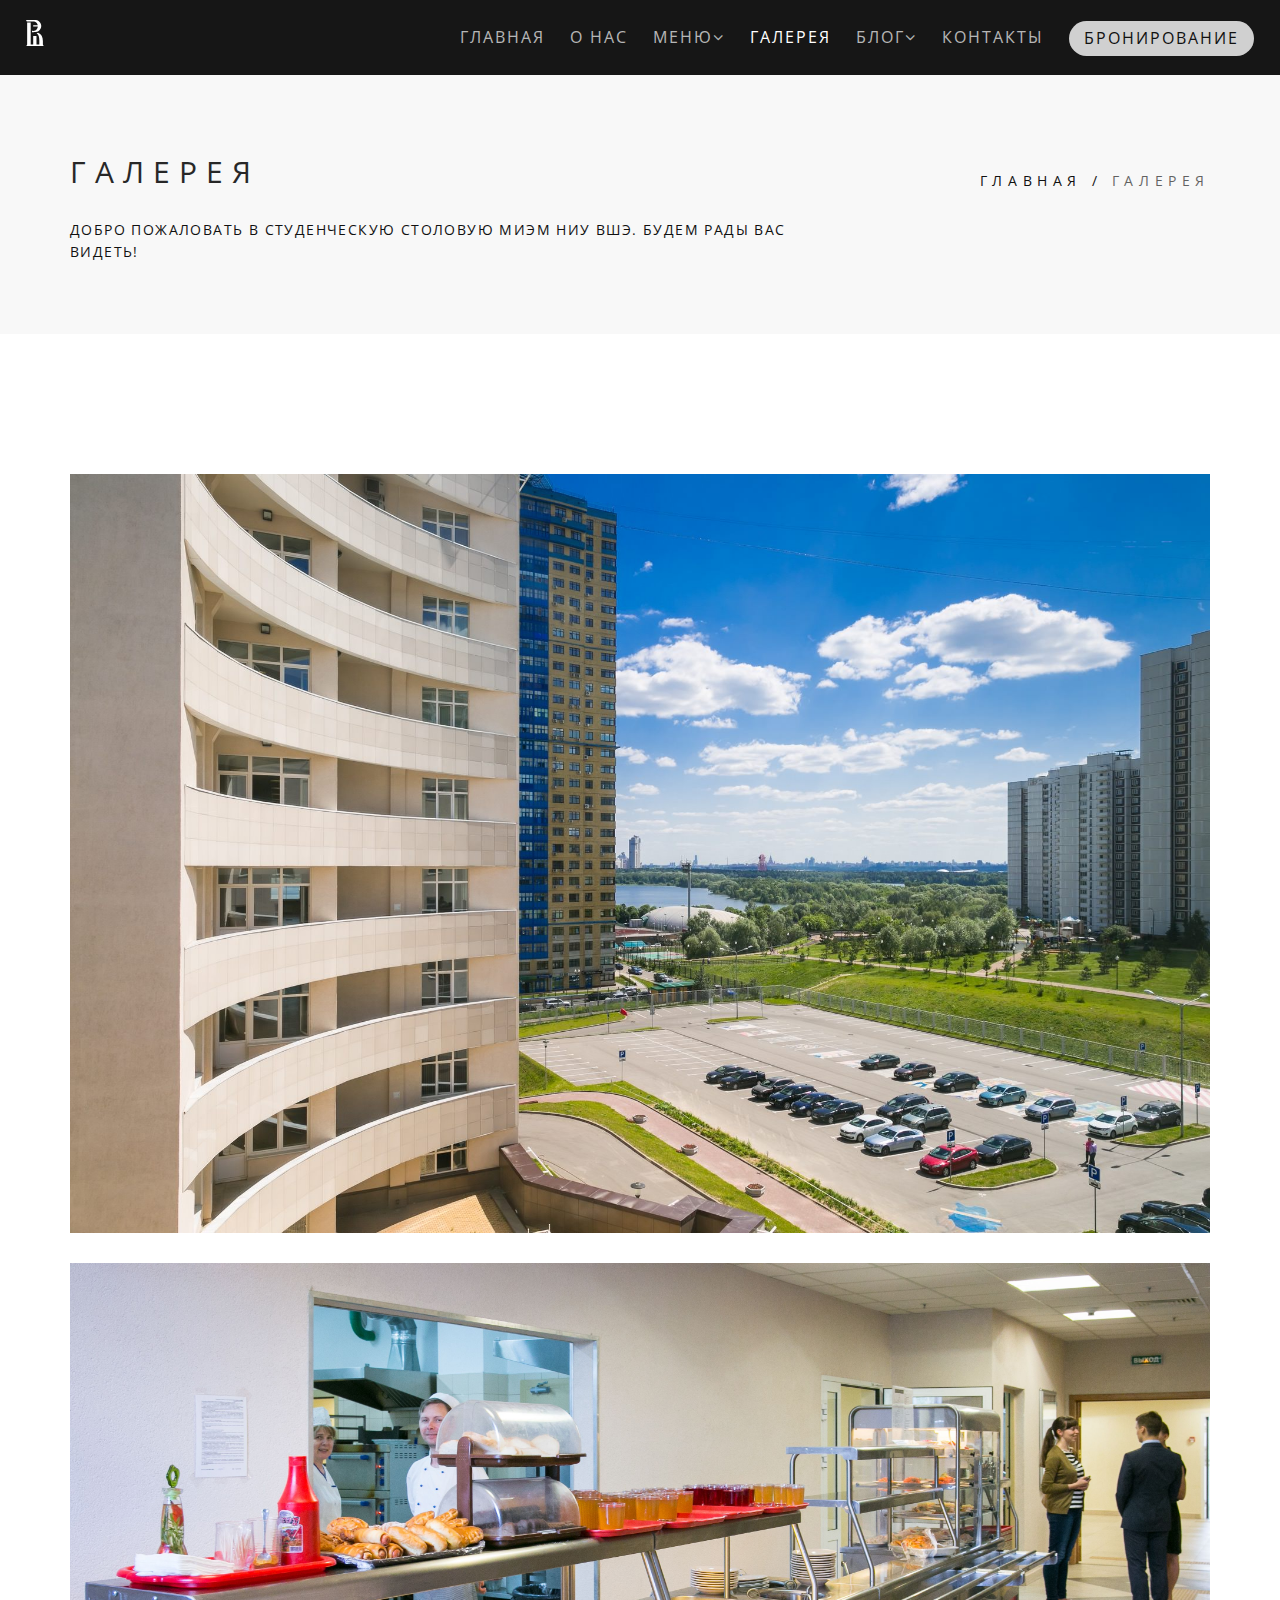
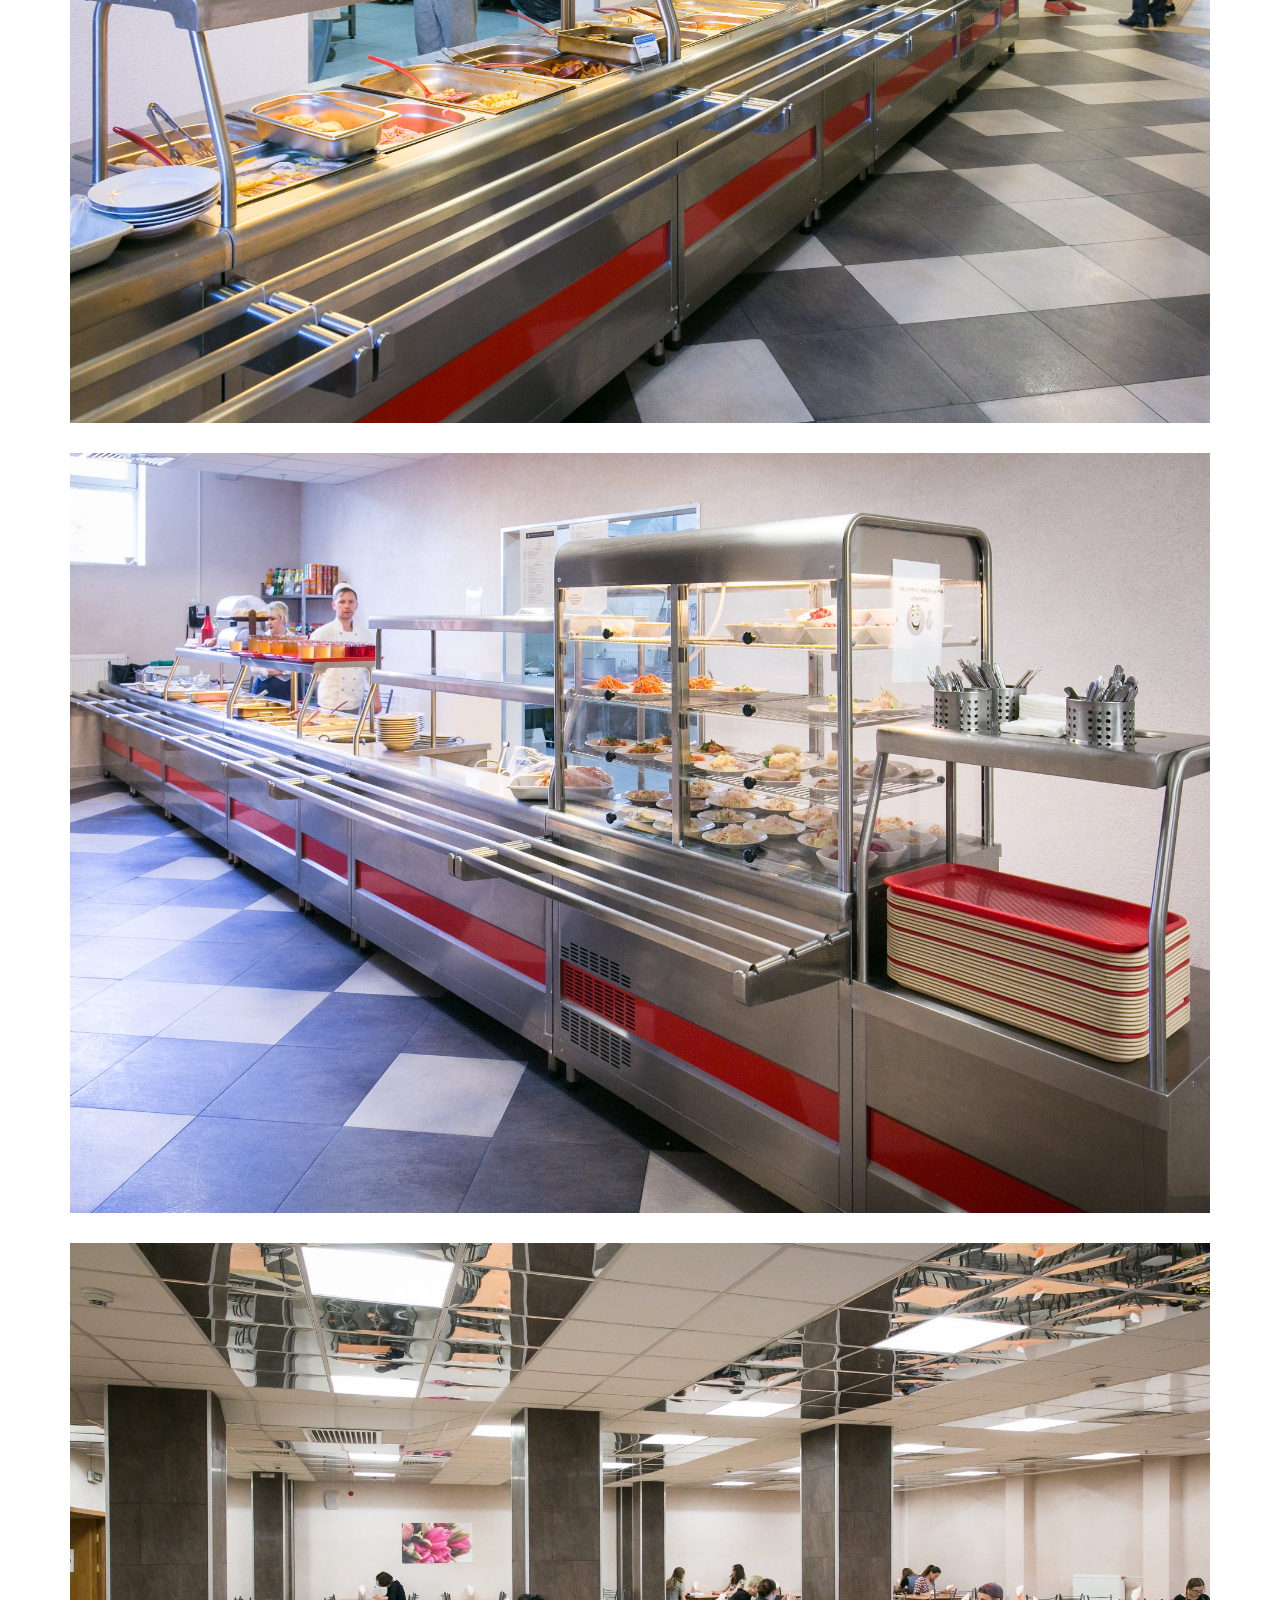
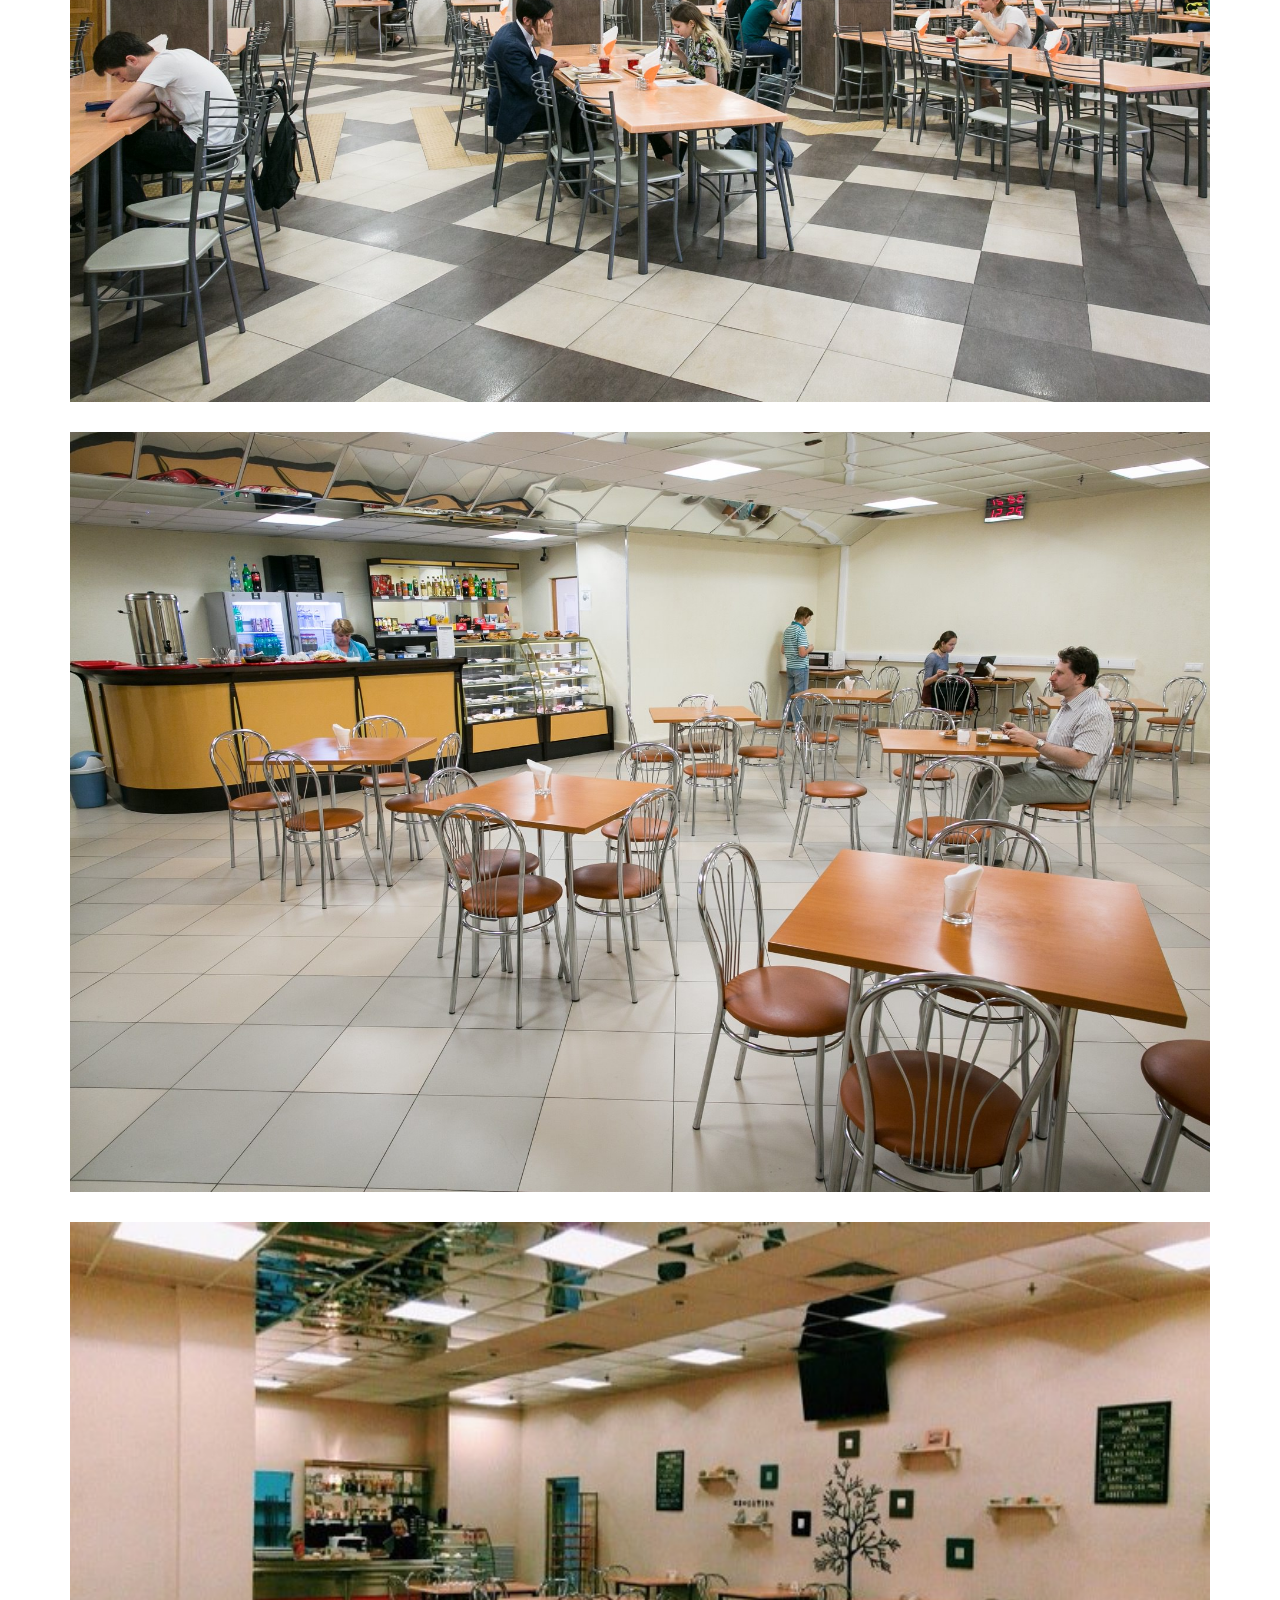
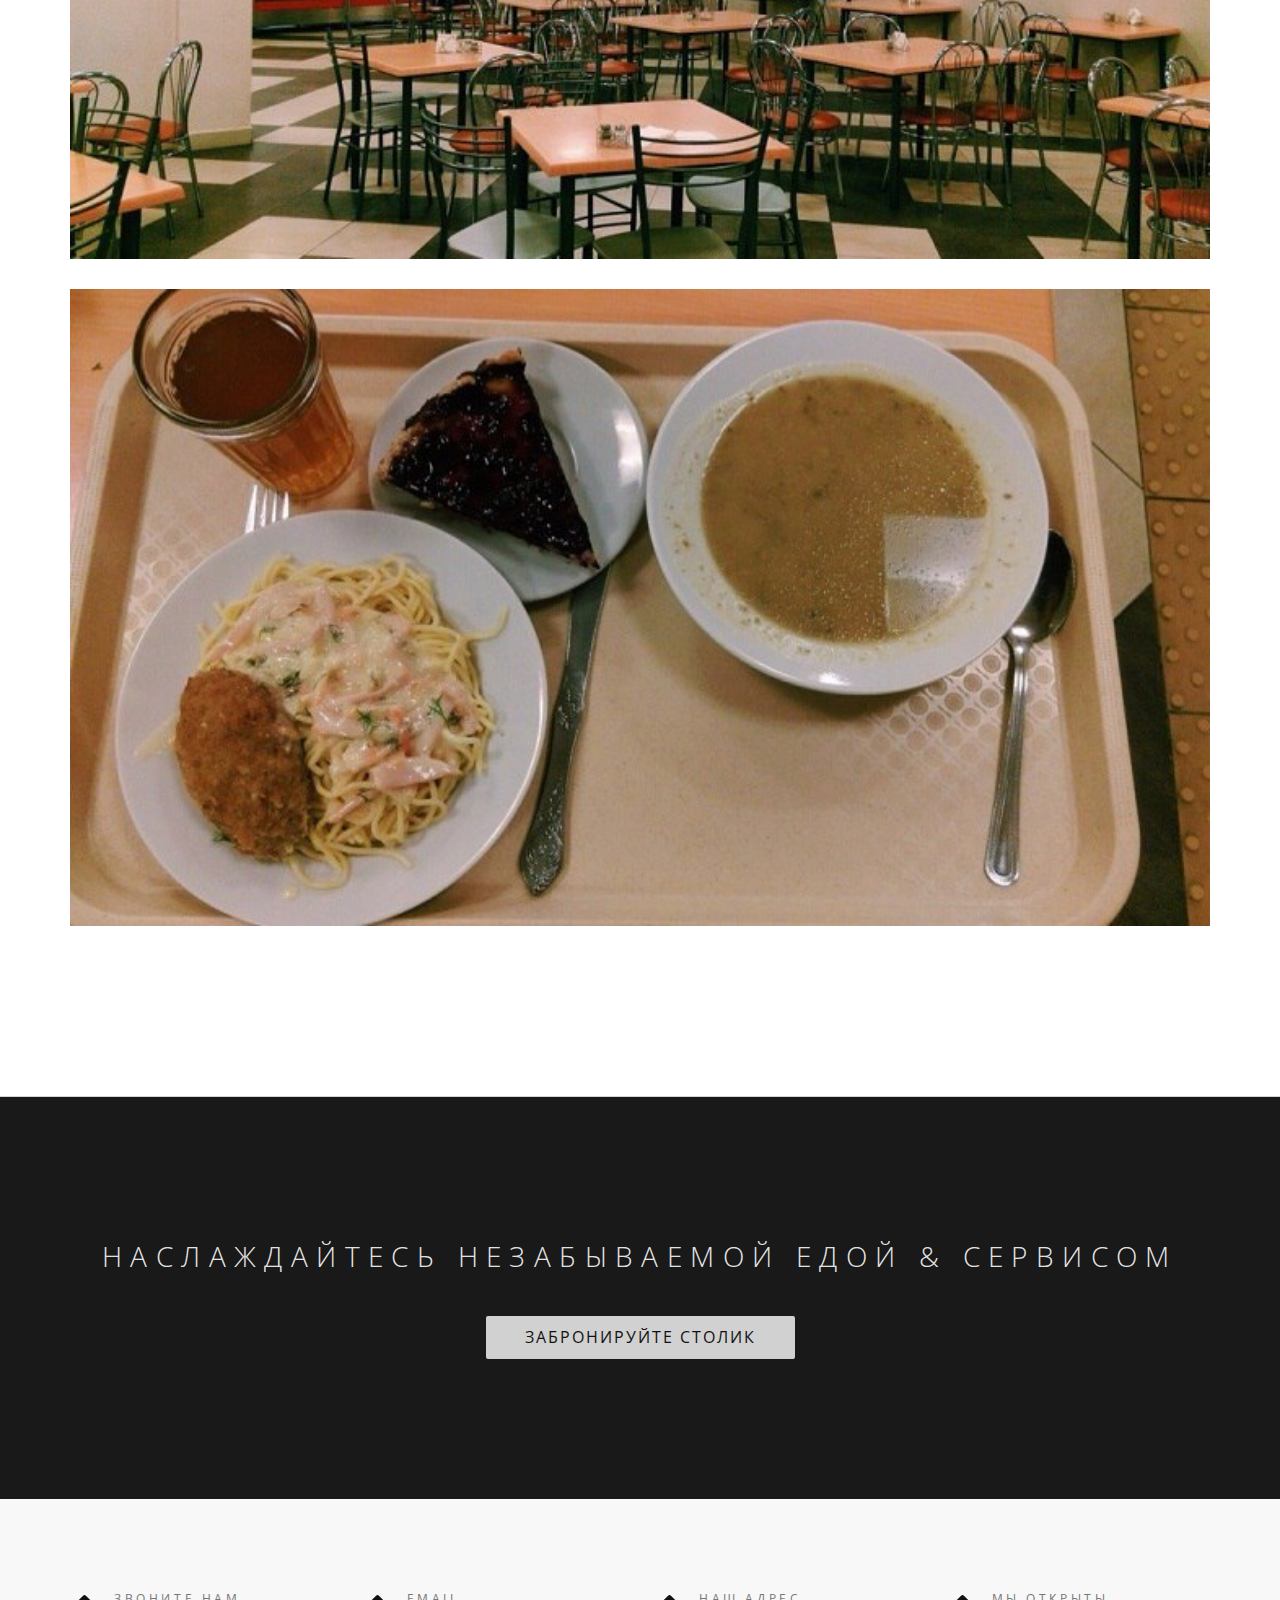
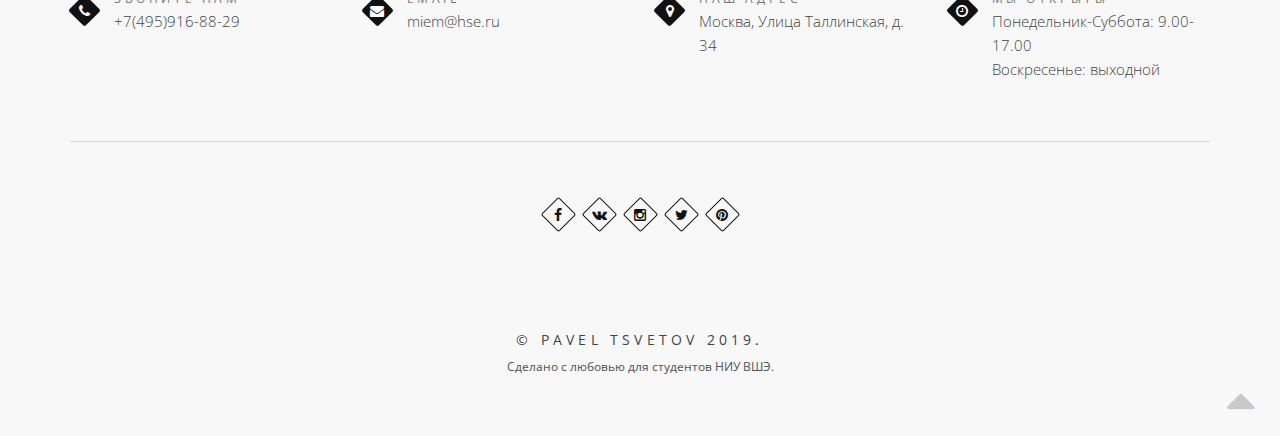
<file: gallery.html>
<!DOCTYPE html>
<html>
    <head>
        <title>Галерея</title>
        <meta charset="utf-8">
        <meta name="author" content="Pavel Tsvetov">
        <meta name="viewport" content="width=device-width, initial-scale=1.0, maximum-scale=1.0" />

        <!-- Favicon import -->
        <link rel="shortcut icon" href="images/favicon.png">

        <!-- CSS imports-->
        <link rel="stylesheet" href="css/bootstrap.min.css">
        <link rel="stylesheet" href="css/font-awesome.min.css">
        <link rel="stylesheet" href="css/et-line.css">
        <link rel="stylesheet" href="css/style.css">
        <link rel="stylesheet" href="css/style-responsive.css">
        <link rel="stylesheet" href="css/animate.min.css">
        <link rel="stylesheet" href="css/vertical-rhythm.min.css">
        <link rel="stylesheet" href="css/owl.carousel.css">
        <link rel="stylesheet" href="css/magnific-popup.css">

    </head>
    <body class="appear-animate">
        <!-- Page Loader -->
        <div class="page-loader">
            <div class="loader">Loading...</div>
        </div>
        <!-- Page Wrap -->
        <div class="page" id="top">
                        <!-- Navigation panel -->
                        <nav class="main-nav dark js-stick">
                                <div class="full-wrapper relative clearfix">
                                    <div class="nav-logo-wrap local-scroll">
                                        <a href="index.html" class="logo">
                                            <svg class="control_svg" width="18" height="26" viewBox="0 0 18 26" xmlns="http://www.w3.org/2000/svg">
                                                <path d="M6.66 0l.134.002h1.336c2.639 0 3.745.464 4.994 1.428 1.819 1.424 2.105 3.492 2.105 4.525 0 1.283-.393 2.638-1.356 3.742-.714.856-1.955 2.097-4.388 2.388-1.663.2-2.891.127-3.506.061v-1.306c.273.038.676.074 1.222.074 1.656 0 2.829-.827 3.543-1.719.81-.983.98-1.909 1.015-2.737h-4.555v-1.282h4.515c-.116-.866-.448-1.528-.985-2.179-1.035-1.283-2.499-1.497-3.462-1.497l-6.505-.002-.768-1.498h6.66zm-6.317 26l.804-1.564v-21.844h3.55v21.82h2.508v-8.523h3.276v8.514h2.838v-3.878c0-2.351-.122-5.622-2.77-7.311l1.542-.566c3.194 1.186 4.791 4.283 4.791 8.362v3.428l.804 1.562h-17.344z" fill="#fff"></path>
                                            </svg>
                                        </a>
                                    </div>
                                    <div class="mobile-nav">
                                        <i class="fa fa-bars"></i>
                                    </div>
                                    <!-- Main Menu -->
                                    <div class="inner-nav desktop-nav">
                                        <ul class="clearlist local-scroll">
                                            <li><a href="index.html">Главная</a></li>
                                            <li><a href="about.html">О нас</a></li>
                                            <li>
                                                <a href="menu.html" class="mn-has-sub">Меню<i class="fa fa-angle-down"></i></a>
                                                <ul class="mn-sub mn-has-multi">
                                                    <div class="arrow" style="transform: rotate(45deg);"></div>
                                                    <li class="mn-sub-multi">
                                                        <ul>
                                                            <li>
                                                                <a href="menu.html">Наше меню</a>
                                                            </li>
                                                            <li>
                                                                <a href="https://www.hse.ru/mirror/pubs/share/321435987" target="_blank">Скачать меню</a>
                                                            </li>
                                                           </ul>
                                                    </li>
                                                </ul>
                                            </li>
                                            <li><a href="gallery.html">Галерея</a></li>
                                            <li>
                                                <a href="#" class="mn-has-sub">Блог<i class="fa fa-angle-down"></i></a>
                                                    <ul class="mn-sub mn-has-multi">
                                                        <div class="arrow" style="transform: rotate(45deg);"></div>
                                                        <li class="mn-sub-multi">
                                                            <ul>
                                                                <li>
                                                                    <a href="news.html">Новости</a>
                                                                </li>
                                                                <li>
                                                                    <a href="recipes.html">Рецепты</a>
                                                                </li>
                                                               </ul>
                                                        </li>
                                                    </ul>
                                            </li>
                                            <li><a href="location.html">Контакты</a></li>
                                            <!-- Button -->
                                            <li>
                                                <a href="reservations.html" target="_blank">
                                                    <span class="link_on_mobile btn btn-mod btn-circle btn-w">
                                                        Бронирование
                                                    </span>
                                                </a>
                                            </li>
                                        </ul>
                                    </div>
                                </div>
                            </nav>
                            <!-- Head Section -->
                            <section class="small-section bg-gray-lighter">
                                <div class="relative container align-left">
                                    <div class="row">
                                        <div class="col-md-8">
                                            <h1 class="hs-line-11 font-alt mb-20 mb-xs-0">Галерея</h1>
                                            <div class="hs-line-4 font-alt black">
                                                Добро пожаловать в студенческую столовую МИЭМ НИУ ВШЭ. Будем рады вас видеть!
                                            </div>
                                        </div>
                                        <div class="col-md-4 mt-30">
                                            <div class="mod-breadcrumbs font-alt align-right">
                                                <a href="index.html">Главная</a>&nbsp;/&nbsp;<span>Галерея</span>
                                            </div>
                                        </div>
                                    </div>
                                </div>
                            </section>
            <!-- Section -->
            <section class="page-section">
                    <div class="container relative">
                        <!-- Photo Item -->
                        <div class="post-prev-img mb-30">
                            <a href="images/restaurant/gallery/image-1.jpg" class="lightbox-gallery-2 mfp-image"><img src="images/restaurant/gallery/image-1.jpg" alt="" /></a>
                        </div>
                        <!-- Photo Item -->
                        <div class="post-prev-img mb-30">
                            <a href="images/restaurant/gallery/image-2.jpg" class="lightbox-gallery-2 mfp-image"><img src="images/restaurant/gallery/image-2.jpg" alt="" /></a>
                        </div>
                        <!-- Photo Item -->
                        <div class="post-prev-img mb-30">
                            <a href="images/restaurant/gallery/image-3.jpg" class="lightbox-gallery-2 mfp-image"><img src="images/restaurant/gallery/image-3.jpg" alt="" /></a>
                        </div>
                        <!-- Photo Item -->
                        <div class="post-prev-img mb-30">
                            <a href="images/restaurant/gallery/image-4.jpg" class="lightbox-gallery-2 mfp-image"><img src="images/restaurant/gallery/image-4.jpg" alt="" /></a>
                        </div>
                        <!-- Photo Item -->
                        <div class="post-prev-img mb-30">
                            <a href="images/restaurant/gallery/image-5.jpg" class="lightbox-gallery-2 mfp-image"><img src="images/restaurant/gallery/image-5.jpg" alt="" /></a>
                        </div>
                        <!-- Photo Item -->
                        <div class="post-prev-img mb-30">
                            <a href="images/restaurant/gallery/image-6.jpg" class="lightbox-gallery-2 mfp-image"><img src="images/restaurant/gallery/image-6.jpg" alt="" /></a>
                        </div>
                        <!-- Photo Item -->
                        <div class="post-prev-img mb-30">
                                <a href="images/restaurant/gallery/image-7.jpg" class="lightbox-gallery-2 mfp-image"><img src="images/restaurant/gallery/image-7.jpg" alt="" /></a>
                        </div>
                    </div>
                </section>
            <!-- Divider -->
            <hr class="mt-0 mb-0 "/>
            <!-- Call Action Section -->
            <section class="page-section bg-dark bg-dark-alfa-50" data-background="images/restaurant/shrimps.jpg">
                <div class="container relative">
                    <div class="align-center">
                        <h3 class="banner-heading font-alt mb-40">Наслаждайтесь незабываемой едой &amp; сервисом</h3>
                        <div class="local-scroll">
                            <a href="reservations.html" class="btn btn-mod btn-w btn-medium btn-round">Забронируйте столик</a>
                        </div>
                    </div>
                </div>
            </section>
            <!-- Footer -->
            <footer class="small-section bg-gray-lighter footer pb-60">
                <div class="container">
                    <div class="row mb-40 align-left">
                        <div class="col-sm-12">
                            <div class="row">
                                <!-- Phone -->
                                <div class="col-sm-6 col-lg-3 pt-20 pb-20 pb-xs-0">
                                    <div class="contact-item">
                                        <div class="ci-icon">
                                            <i class="fa fa-phone"></i>
                                        </div>
                                        <div class="ci-title font-alt">
                                            Звоните нам
                                        </div>
                                        <div class="ci-text">
                                            +7(495)916-88-29
                                        </div>
                                    </div>
                                </div>
                                <!-- Email -->
                                <div class="col-sm-6 col-lg-3 pt-20 pb-20 pb-xs-0">
                                    <div class="contact-item">
                                        <div class="ci-icon">
                                            <i class="fa fa-envelope"></i>
                                        </div>
                                        <div class="ci-title font-alt">
                                            Email
                                        </div>
                                        <div class="ci-text">
                                            <a href="mailto:miem@hse.ru">miem@hse.ru</a>
                                        </div>
                                    </div>
                                </div>
                                <!-- Address -->
                                <div class="col-sm-6 col-lg-3 pt-20 pb-20 pb-xs-0">
                                    <div class="contact-item">
                                        <div class="ci-icon">
                                            <i class="fa fa-map-marker"></i>
                                        </div>
                                        <div class="ci-title font-alt">
                                            Наш адрес
                                        </div>
                                        <div class="ci-text">
                                            Москва, Улица Таллинская, д. 34
                                        </div>
                                    </div>
                                </div>
                                <!-- Opening Time -->
                                <div class="col-sm-6 col-lg-3 pt-20 pb-20 pb-xs-0">
                                    <div class="contact-item">
                                        <div class="ci-icon">
                                            <i class="fa fa-clock-o"></i>
                                        </div>
                                        <div class="ci-title font-alt">
                                            Мы открыты
                                        </div>
                                        <div class="ci-text">
                                            Понедельник-Суббота: 9.00-17.00<br />
                                            Воскресенье: выходной
                                        </div>
                                    </div>
                                </div>
                            </div>
                        </div>
                    </div>
                    <!-- Divider -->
                    <hr class="mt-0 mb-60 "/>
                    <!-- Social Links -->
                    <div class="footer-social-links mb-30">
                        <a href="https://www.facebook.com/hse.ru" title="Facebook" target="_blank">
                            <i class="fa fa-facebook"></i>
                        </a>
                        <a href="https://vk.com/miem_hse" title="Вконтакте" target="_blank">
                            <i class="fa fa-vk"></i>
                        </a>
                        <a href="https://www.instagram.com/hse_ru/" title="Instagram" target="_blank">
                            <i class="fa fa-instagram"></i>
                        </a>
                        <a href="https://twitter.com/SU_HSE" title="Twitter" target="_blank">
                            <i class="fa fa-twitter"></i>
                        </a>
                        <a href="#" title="Pinterest" target="_blank">
                            <i class="fa fa-pinterest"></i>
                        </a>
                    </div>
                    <!-- Footer Logo -->
                    <div class="local-scroll mb-30 wow fadeInUp" data-wow-duration="1.5s">
                        <svg class="control_svg" height="36" viewBox="0 0 18 26" xmlns="http://www.w3.org/2000/svg">
                            <path d="M6.66 0l.134.002h1.336c2.639 0 3.745.464 4.994 1.428 1.819 1.424 2.105 3.492 2.105 4.525 0 1.283-.393 2.638-1.356 3.742-.714.856-1.955 2.097-4.388 2.388-1.663.2-2.891.127-3.506.061v-1.306c.273.038.676.074 1.222.074 1.656 0 2.829-.827 3.543-1.719.81-.983.98-1.909 1.015-2.737h-4.555v-1.282h4.515c-.116-.866-.448-1.528-.985-2.179-1.035-1.283-2.499-1.497-3.462-1.497l-6.505-.002-.768-1.498h6.66zm-6.317 26l.804-1.564v-21.844h3.55v21.82h2.508v-8.523h3.276v8.514h2.838v-3.878c0-2.351-.122-5.622-2.77-7.311l1.542-.566c3.194 1.186 4.791 4.283 4.791 8.362v3.428l.804 1.562h-17.344z" fill="#000"></path>
                        </svg>
                    </div>
                    <!-- Footer Text -->
                    <div class="footer-text">
                        <!-- Copyright -->
                        <div class="footer-copy font-alt">
                            <a href="https://instagram.com/patsvetov" target="_blank">&copy; Pavel Tsvetov 2019</a>.
                        </div>
                        <div class="footer-made">
                            Сделано с любовью для студентов НИУ ВШЭ.
                        </div>
                    </div>
                    </div>
                    <!-- Top Link -->
                    <div class="local-scroll">
                        <a href="#top" class="link-to-top"><i class="fa fa-caret-up"></i></a>
                    </div>
            </footer>
        </div>

        <!-- JS imports-->
        <script type="text/javascript" src="js/jquery-1.11.2.min.js"></script>
        <script type="text/javascript" src="js/jquery.easing.1.3.js"></script>
        <script type="text/javascript" src="js/bootstrap.min.js"></script>
        <script type="text/javascript" src="js/SmoothScroll.js"></script>
        <script type="text/javascript" src="js/jquery.scrollTo.min.js"></script>
        <script type="text/javascript" src="js/jquery.localScroll.min.js"></script>
        <script type="text/javascript" src="js/jquery.viewport.mini.js"></script>
        <script type="text/javascript" src="js/jquery.countTo.js"></script>
        <script type="text/javascript" src="js/jquery.appear.js"></script>
        <script type="text/javascript" src="js/jquery.sticky.js"></script>
        <script type="text/javascript" src="js/jquery.parallax-1.1.3.js"></script>
        <script type="text/javascript" src="js/jquery.fitvids.js"></script>
        <script type="text/javascript" src="js/owl.carousel.min.js"></script>
        <script type="text/javascript" src="js/isotope.pkgd.min.js"></script>
        <script type="text/javascript" src="js/imagesloaded.pkgd.min.js"></script>
        <script type="text/javascript" src="js/jquery.magnific-popup.min.js"></script>
        <script type="text/javascript" src="js/gmap3.min.js"></script>
        <script type="text/javascript" src="js/wow.min.js"></script>
        <script type="text/javascript" src="js/masonry.pkgd.min.js"></script>
        <script type="text/javascript" src="js/jquery.simple-text-rotator.min.js"></script>
        <script type="text/javascript" src="js/all.js"></script>
        <script type="text/javascript" src="js/contact-reservations-form.js"></script>
        <script type="text/javascript" src="js/jquery.ajaxchimp.min.js"></script>
        <script type="text/javascript" src="js/jquery.backgroundvideo.min.js"></script>
        <script type="text/javascript">
            $(function() {
               var pgurl = window.location.href.substr(window.location.href
                  .lastIndexOf("/") + 1);
               $("nav ul li a").each(function() {
                  if ($(this).attr("href") == pgurl || $(this).attr("href") == '')
                     $(this).addClass("active");
               })
            });
        </script>
    </body>
</html>
</file>
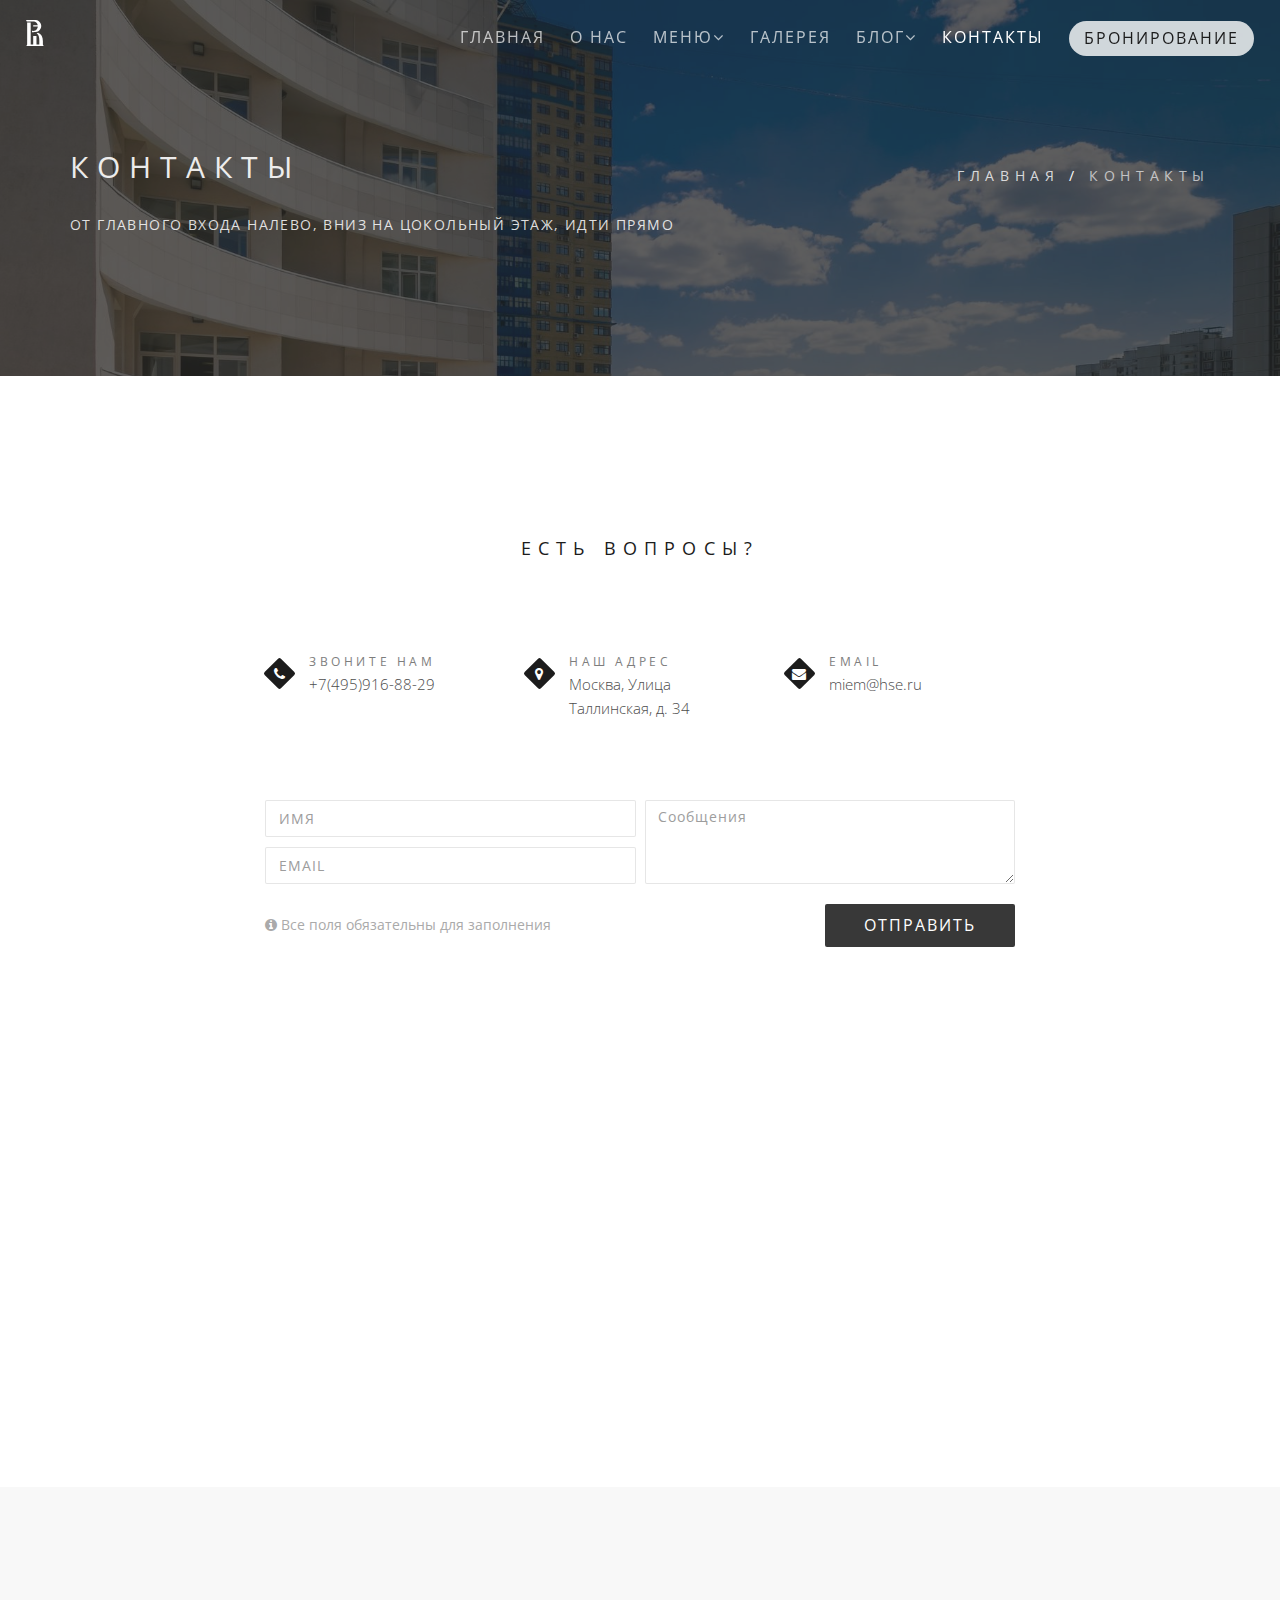
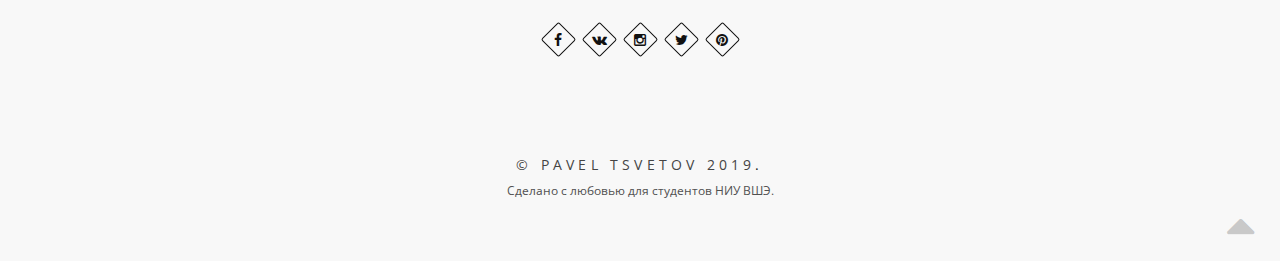
<file: location.html>
<!DOCTYPE html>
<html>
    <head>
        <title>Контакты</title>
        <meta charset="utf-8">
        <meta name="author" content="Pavel Tsvetov">
        <meta name="viewport" content="width=device-width, initial-scale=1.0, maximum-scale=1.0" />
        <!-- Favicon import-->
        <link rel="shortcut icon" href="images/favicon.png">

        <!-- CSS import -->
        <link rel="stylesheet" href="css/bootstrap.min.css">
        <link rel="stylesheet" href="css/font-awesome.min.css">
        <link rel="stylesheet" href="css/et-line.css">
        <link rel="stylesheet" href="css/style.css">
        <link rel="stylesheet" href="css/style-responsive.css">
        <link rel="stylesheet" href="css/animate.min.css">
        <link rel="stylesheet" href="css/vertical-rhythm.min.css">
        <link rel="stylesheet" href="css/owl.carousel.css">
        <link rel="stylesheet" href="css/magnific-popup.css">
    </head>
    <body class="appear-animate">
        <!-- Page Loader -->
        <div class="page-loader">
            <div class="loader">Loading...</div>
        </div>
        <!-- Page Wrap -->
        <div class="page" id="top">
            <!-- Navigation panel -->
            <nav class="main-nav dark transparent stick-fixed">
                    <div class="full-wrapper relative clearfix">
                        <div class="nav-logo-wrap local-scroll">
                            <a href="index.html" class="logo">
                                <svg class="control_svg" width="18" height="26" viewBox="0 0 18 26" xmlns="http://www.w3.org/2000/svg">
                                    <path d="M6.66 0l.134.002h1.336c2.639 0 3.745.464 4.994 1.428 1.819 1.424 2.105 3.492 2.105 4.525 0 1.283-.393 2.638-1.356 3.742-.714.856-1.955 2.097-4.388 2.388-1.663.2-2.891.127-3.506.061v-1.306c.273.038.676.074 1.222.074 1.656 0 2.829-.827 3.543-1.719.81-.983.98-1.909 1.015-2.737h-4.555v-1.282h4.515c-.116-.866-.448-1.528-.985-2.179-1.035-1.283-2.499-1.497-3.462-1.497l-6.505-.002-.768-1.498h6.66zm-6.317 26l.804-1.564v-21.844h3.55v21.82h2.508v-8.523h3.276v8.514h2.838v-3.878c0-2.351-.122-5.622-2.77-7.311l1.542-.566c3.194 1.186 4.791 4.283 4.791 8.362v3.428l.804 1.562h-17.344z" fill="#fff"></path>
                                </svg>
                            </a>
                        </div>
                        <div class="mobile-nav">
                            <i class="fa fa-bars"></i>
                        </div>
                        <!-- Main Menu -->
                        <div class="inner-nav desktop-nav">
                            <ul class="clearlist local-scroll">
                                <li><a href="index.html">Главная</a></li>
                                <li><a href="about.html">О нас</a></li>
                                <li>
                                    <a href="menu.html" class="mn-has-sub">Меню<i class="fa fa-angle-down"></i></a>
                                    <ul class="mn-sub mn-has-multi">
                                        <div class="arrow" style="transform: rotate(45deg);"></div>
                                        <li class="mn-sub-multi">
                                            <ul>
                                                <li>
                                                    <a href="menu.html">Наше меню</a>
                                                </li>
                                                <li>
                                                    <a href="https://www.hse.ru/mirror/pubs/share/321435987" target="_blank">Скачать меню</a>
                                                </li>
                                                </ul>
                                        </li>
                                    </ul>
                                </li>
                                <li><a href="gallery.html">Галерея</a></li>
                                <li>
                                    <a href="#" class="mn-has-sub">Блог<i class="fa fa-angle-down"></i></a>
                                        <ul class="mn-sub mn-has-multi">
                                            <div class="arrow" style="transform: rotate(45deg);"></div>
                                            <li class="mn-sub-multi">
                                                <ul>
                                                    <li>
                                                        <a href="news.html">Новости</a>
                                                    </li>
                                                    <li>
                                                        <a href="recipes.html">Рецепты</a>
                                                    </li>
                                                    </ul>
                                            </li>
                                        </ul>
                                </li>
                                <li><a href="location.html">Контакты</a></li>
                                <!-- Button -->
                                <li>
                                    <a href="reservations.html" target="_blank">
                                        <span class="link_on_mobile btn btn-mod btn-circle btn-w">
                                            Бронирование
                                        </span>
                                    </a>
                                </li>
                            </ul>
                        </div>
                    </div>
                </nav>
            <!-- Head Section -->
            <section class="page-section bg-dark-alfa-70 parallax-3" data-background="images/restaurant/gallery/image-1.jpg">
                <div class="relative container align-left">
                    <div class="row">
                        <div class="col-md-8">
                            <h1 class="hs-line-11 font-alt mb-20 mb-xs-0">Контакты</h1>
                            <div class="hs-line-4 font-alt">
                                От главного входа налево, вниз на цокольный этаж, идти прямо
                            </div>
                        </div>
                        <div class="col-md-4 mt-30">
                            <div class="mod-breadcrumbs font-alt align-right">
                                <a href="index.html">Главная</a>&nbsp;/&nbsp;<span>Контакты</span>
                            </div>
                        </div>
                    </div>
                </div>
            </section>
            <!-- Contact Section -->
            <section class="page-section" id="contact">
                <div class="container relative">
                    <h2 class="section-title font-alt mb-70 mb-sm-40">
                        Есть вопросы?
                    </h2>
                    <div class="row mb-60 mb-xs-40">
                        <div class="col-md-8 col-md-offset-2">
                            <div class="row">
                                <!-- Phone -->
                                <div class="col-sm-6 col-lg-4 pt-20 pb-20 pb-xs-0">
                                    <div class="contact-item">
                                        <div class="ci-icon">
                                            <i class="fa fa-phone"></i>
                                        </div>
                                        <div class="ci-title font-alt">
                                            Звоните нам
                                        </div>
                                        <div class="ci-text">
                                            +7(495)916-88-29
                                        </div>
                                    </div>
                                </div>
                                <!-- Address -->
                                <div class="col-sm-6 col-lg-4 pt-20 pb-20 pb-xs-0">
                                    <div class="contact-item">
                                        <div class="ci-icon">
                                            <i class="fa fa-map-marker"></i>
                                        </div>
                                        <div class="ci-title font-alt">
                                            Наш адрес
                                        </div>
                                        <div class="ci-text">
                                            Москва, Улица Таллинская, д. 34
                                        </div>
                                    </div>
                                </div>
                                <!-- Email -->
                                <div class="col-sm-6 col-lg-4 pt-20 pb-20 pb-xs-0">
                                    <div class="contact-item">
                                        <div class="ci-icon">
                                            <i class="fa fa-envelope"></i>
                                        </div>
                                        <div class="ci-title font-alt">
                                            Email
                                        </div>
                                        <div class="ci-text">
                                            <a href="mailto:miem@hse.ru">miem@hse.ru</a>
                                        </div>
                                    </div>
                                </div>
                            </div>
                        </div>
                    </div>
                    <!-- Contact Form -->
                    <div class="row">
                        <div class="col-md-8 col-md-offset-2">
                            <form class="form contact-form" id="message_form">
                                <div class="clearfix">
                                    <div class="cf-left-col">
                                        <!-- Name -->
                                        <div class="form-group">
                                            <input type="text" name="name" id="name" class="input-md round form-control" placeholder="Имя" pattern=".{3,100}" required>
                                        </div>
                                        <!-- Email -->
                                        <div class="form-group">
                                            <input type="email" name="email" id="email" class="input-md round form-control" placeholder="Email" pattern=".{5,100}" required>
                                        </div>
                                    </div>
                                    <div class="cf-right-col">
                                        <!-- Message -->
                                        <div class="form-group">
                                            <textarea name="message" id="message" class="input-md round form-control" style="height: 84px;" placeholder="Сообщения"></textarea>
                                        </div>
                                    </div>
                                </div>
                                <div class="clearfix">
                                    <div class="cf-left-col">
                                        <!-- Inform Tip -->
                                        <div class="form-tip pt-20">
                                            <i class="fa fa-info-circle"></i> Все поля обязательны для заполнения
                                        </div>
                                    </div>
                                    <div class="cf-right-col">
                                        <!-- Send Button -->
                                        <div class="align-right pt-10">
                                            <button id="submit_message" class="submit_btn btn btn-mod btn-medium btn-round" id="submit_btn">Отправить</button>
                                        </div>
                                    </div>
                                </div>
                                <div id="result"></div>
                            </form>
                            <div class="alert alert-success" role="alert" style="display: none">
                                <button type="button" class="close" data-dismiss="alert" aria-label="Закрыть"><span aria-hidden="true">&times;</span></button>
                                <strong>Успешно!</strong> Ваше сообщение было отправлено.
                            </div>
                        </div>
                    </div>
                </div>
            </section>
            <!-- Yandex Maps -->
            <div id="map" style="width: 100%; height: 400px"></div>
            <!-- Footer -->
            <footer class="page-section bg-gray-lighter footer pb-60">
                <div class="container">
                    <!-- Social Links -->
                    <div class="footer-social-links mb-30">
                        <a href="https://www.facebook.com/hse.ru" title="Facebook" target="_blank">
                            <i class="fa fa-facebook"></i>
                        </a>
                        <a href="https://vk.com/miem_hse" title="Вконтакте" target="_blank">
                            <i class="fa fa-vk"></i>
                        </a>
                        <a href="https://www.instagram.com/hse_ru/" title="Instagram" target="_blank">
                            <i class="fa fa-instagram"></i>
                        </a>
                        <a href="https://twitter.com/SU_HSE" title="Twitter" target="_blank">
                            <i class="fa fa-twitter"></i>
                        </a>
                        <a href="#" title="Pinterest" target="_blank">
                            <i class="fa fa-pinterest"></i>
                        </a>
                    </div>
                    <!-- Footer Logo -->
                    <div class="local-scroll mb-30 wow fadeInUp" data-wow-duration="1.5s">
                        <svg class="control_svg" height="36" viewBox="0 0 18 26" xmlns="http://www.w3.org/2000/svg">
                            <path d="M6.66 0l.134.002h1.336c2.639 0 3.745.464 4.994 1.428 1.819 1.424 2.105 3.492 2.105 4.525 0 1.283-.393 2.638-1.356 3.742-.714.856-1.955 2.097-4.388 2.388-1.663.2-2.891.127-3.506.061v-1.306c.273.038.676.074 1.222.074 1.656 0 2.829-.827 3.543-1.719.81-.983.98-1.909 1.015-2.737h-4.555v-1.282h4.515c-.116-.866-.448-1.528-.985-2.179-1.035-1.283-2.499-1.497-3.462-1.497l-6.505-.002-.768-1.498h6.66zm-6.317 26l.804-1.564v-21.844h3.55v21.82h2.508v-8.523h3.276v8.514h2.838v-3.878c0-2.351-.122-5.622-2.77-7.311l1.542-.566c3.194 1.186 4.791 4.283 4.791 8.362v3.428l.804 1.562h-17.344z" fill="#000"></path>
                        </svg>
                    </div>
                    <!-- Footer Text -->
                    <div class="footer-text">
                        <!-- Copyright -->
                        <div class="footer-copy font-alt">
                            <a href="https://instagram.com/patsvetov" target="_blank">&copy; Pavel Tsvetov 2019</a>.
                        </div>
                        <div class="footer-made">
                            Сделано с любовью для студентов НИУ ВШЭ.
                        </div>
                    </div>
                    </div>
                    <!-- Top Link -->
                    <div class="local-scroll">
                        <a href="#top" class="link-to-top"><i class="fa fa-caret-up"></i></a>
                    </div>
            </footer>
        </div>

        <!-- JS imports -->
        <script type="text/javascript" src="js/jquery-1.11.2.min.js"></script>
        <script type="text/javascript" src="js/jquery.easing.1.3.js"></script>
        <script type="text/javascript" src="js/bootstrap.min.js"></script>
        <script type="text/javascript" src="js/SmoothScroll.js"></script>
        <script type="text/javascript" src="js/jquery.scrollTo.min.js"></script>
        <script type="text/javascript" src="js/jquery.localScroll.min.js"></script>
        <script type="text/javascript" src="js/jquery.viewport.mini.js"></script>
        <script type="text/javascript" src="js/jquery.countTo.js"></script>
        <script type="text/javascript" src="js/jquery.appear.js"></script>
        <script type="text/javascript" src="js/jquery.sticky.js"></script>
        <script type="text/javascript" src="js/jquery.parallax-1.1.3.js"></script>
        <script type="text/javascript" src="js/jquery.fitvids.js"></script>
        <script type="text/javascript" src="js/owl.carousel.min.js"></script>
        <script type="text/javascript" src="js/isotope.pkgd.min.js"></script>
        <script type="text/javascript" src="js/imagesloaded.pkgd.min.js"></script>
        <script type="text/javascript" src="js/jquery.magnific-popup.min.js"></script>
        <script src="https://api-maps.yandex.ru/2.1/?apikey=b5ee2e23-64e0-47f6-aeb4-c756e6c48e50&lang=en_US" type="text/javascript"></script>
        <script type="text/javascript">
            ymaps.ready(init);

            function init() {
                var myMap = new ymaps.Map("map", {
                        center: [55.803469, 37.409846],
                        zoom: 15
                    }, {
                        searchControlProvider: 'yandex#search'
                    });

                myMap.geoObjects.add(new ymaps.Placemark([55.803469, 37.409846], {
                        balloonContent: 'Московский институт электроники и математики НИУ ВШЭ',
                        iconCaption: 'МИЭМ НИУ ВШЭ'
                    }, {
                        preset: 'islands#dotIcon',
                        iconColor: '#735184'
                    }));
            }
        </script>
        <script type="text/javascript">
            $(function() {
                var pgurl = window.location.href.substr(window.location.href
                    .lastIndexOf("/") + 1);
                $("nav ul li a").each(function() {
                    if ($(this).attr("href") == pgurl || $(this).attr("href") == '')
                        $(this).addClass("active");
                })
            });
        </script>
        <script type="text/javascript">
            $(document).ready(function() {
                $("#submit_message").on('click',function(e){
                    e.preventDefault();
                    $('.alert').show();
                    setTimeout(function() {
                        $(".alert").hide();
                    }, 5000);
                });
                $("#message_form").on('submit',function(e){
                    e.preventDefault();
                });
                $(".close").on('click',function(e){
                    $('.alert').hide();
                });
            });
        </script>
        <script type="text/javascript" src="js/gmap3.min.js"></script>
        <script type="text/javascript" src="js/wow.min.js"></script>
        <script type="text/javascript" src="js/masonry.pkgd.min.js"></script>
        <script type="text/javascript" src="js/jquery.simple-text-rotator.min.js"></script>
        <script type="text/javascript" src="js/all.js"></script>
        <script type="text/javascript" src="js/contact-form.js"></script>
        <script type="text/javascript" src="js/jquery.ajaxchimp.min.js"></script>
    </body>
</html>
</file>
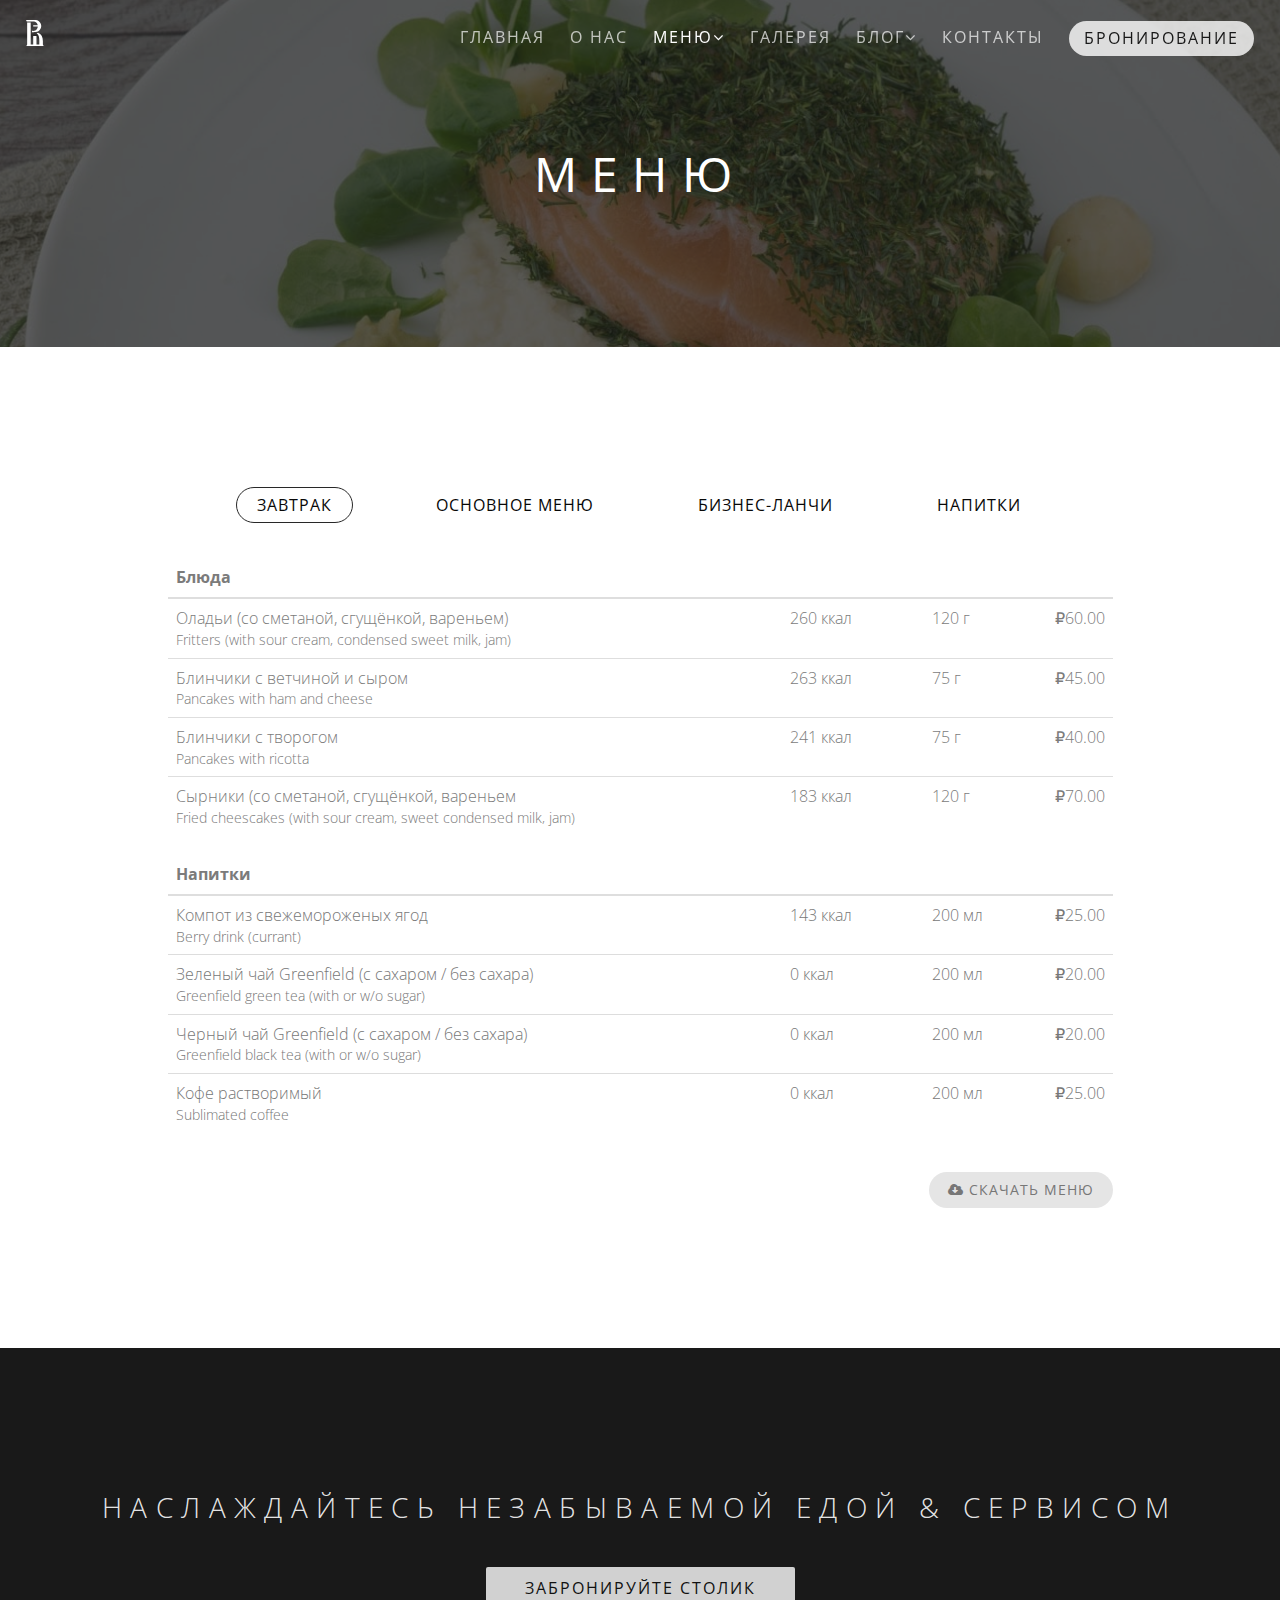
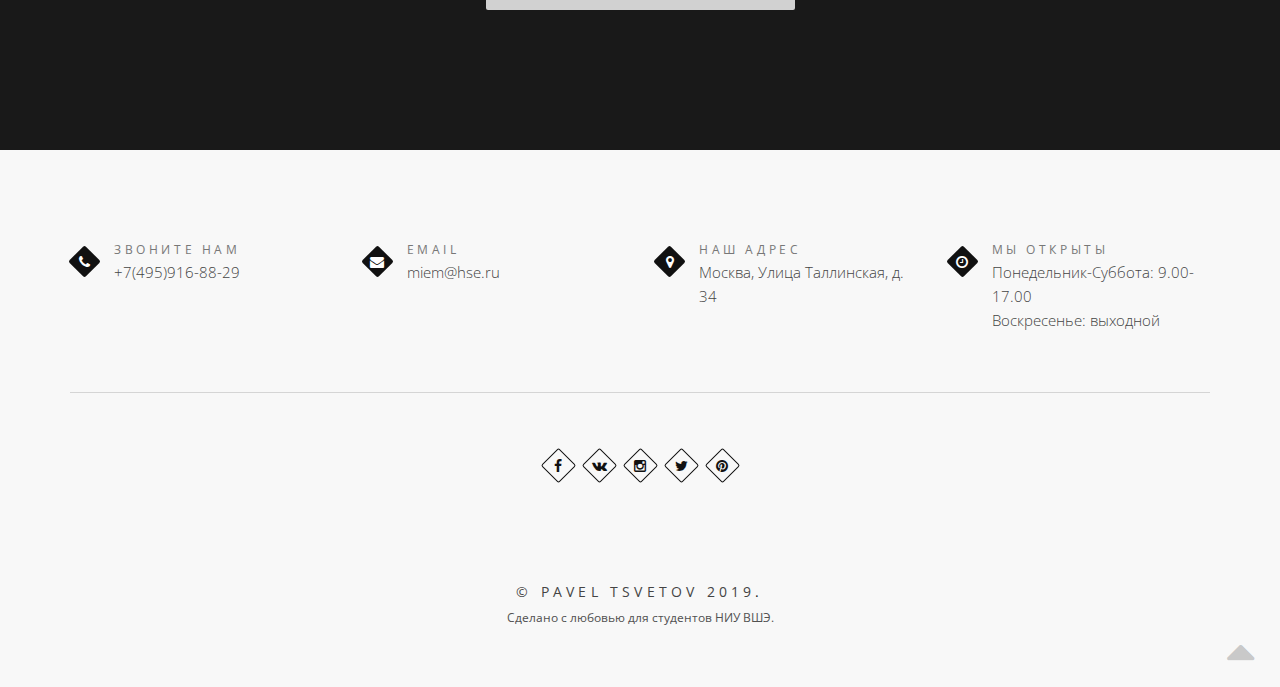
<file: menu.html>
<!DOCTYPE html>
<html>
    <head>
        <title>Меню</title>
        <meta charset="utf-8">
        <meta name="author" content="Pavel Tsvetov">
        <meta name="viewport" content="width=device-width, initial-scale=1.0, maximum-scale=1.0" />

        <!-- Favicon import -->
        <link rel="shortcut icon" href="images/favicon.png">

        <!-- CSS imports -->
        <link rel="stylesheet" href="css/bootstrap.min.css">
        <link rel="stylesheet" href="css/font-awesome.min.css">
        <link rel="stylesheet" href="css/et-line.css">
        <link rel="stylesheet" href="css/style.css">
        <link rel="stylesheet" href="css/style-responsive.css">
        <link rel="stylesheet" href="css/animate.min.css">
        <link rel="stylesheet" href="css/vertical-rhythm.min.css">
        <link rel="stylesheet" href="css/owl.carousel.css">
        <link rel="stylesheet" href="css/magnific-popup.css">

    </head>
    <body class="appear-animate">
        <!-- Page Loader -->
        <div class="page-loader">
            <div class="loader">Loading...</div>
        </div>

        <div class="page" id="top">
            <!-- Home Section -->
            <section class="page-section bg-dark bg-dark-alfa-70" data-background="images/restaurant/potatoes.jpg" id="home">
                <div class="relative container">
                    <!-- Hero Content -->
                    <div class="home-content">
                        <div class="home-text">
                            <h1 class="hs-line-14 font-alt mb-0">Меню</h1>
                        </div>
                    </div>
                </div>
            </section>
            <!-- Navbar -->
            <nav class="main-nav dark transparent stick-fixed">
                <div class="full-wrapper relative clearfix">
                        <div class="nav-logo-wrap local-scroll">
                            <a href="index.html" class="logo">
                                <svg class="control_svg" width="18" height="26" viewBox="0 0 18 26" xmlns="http://www.w3.org/2000/svg">
                                    <path d="M6.66 0l.134.002h1.336c2.639 0 3.745.464 4.994 1.428 1.819 1.424 2.105 3.492 2.105 4.525 0 1.283-.393 2.638-1.356 3.742-.714.856-1.955 2.097-4.388 2.388-1.663.2-2.891.127-3.506.061v-1.306c.273.038.676.074 1.222.074 1.656 0 2.829-.827 3.543-1.719.81-.983.98-1.909 1.015-2.737h-4.555v-1.282h4.515c-.116-.866-.448-1.528-.985-2.179-1.035-1.283-2.499-1.497-3.462-1.497l-6.505-.002-.768-1.498h6.66zm-6.317 26l.804-1.564v-21.844h3.55v21.82h2.508v-8.523h3.276v8.514h2.838v-3.878c0-2.351-.122-5.622-2.77-7.311l1.542-.566c3.194 1.186 4.791 4.283 4.791 8.362v3.428l.804 1.562h-17.344z" fill="#fff"></path>
                                </svg>
                            </a>
                        </div>
                    <div class="mobile-nav">
                        <i class="fa fa-bars"></i>
                    </div>
                    <!-- Main Menu -->
                    <div class="inner-nav desktop-nav">
                        <ul class="clearlist local-scroll">
                            <li><a href="index.html">Главная</a></li>
                            <li><a href="about.html">О нас</a></li>
                            <li>
                                <a href="menu.html" class="mn-has-sub">Меню<i class="fa fa-angle-down"></i></a>
                                <ul class="mn-sub mn-has-multi">
                                    <div class="arrow" style="transform: rotate(45deg);"></div>
                                    <li class="mn-sub-multi">
                                        <ul>
                                            <li>
                                                <a href="menu.html">Наше меню</a>
                                            </li>
                                            <li>
                                                <a href="https://www.hse.ru/mirror/pubs/share/321435987" target="_blank">Скачать меню</a>
                                            </li>
                                            </ul>
                                    </li>
                                </ul>
                            </li>
                            <li><a href="gallery.html">Галерея</a></li>
                            <li>
                                <a href="#" class="mn-has-sub">Блог<i class="fa fa-angle-down"></i></a>
                                    <ul class="mn-sub mn-has-multi">
                                        <div class="arrow" style="transform: rotate(45deg);"></div>
                                        <li class="mn-sub-multi">
                                            <ul>
                                                <li>
                                                    <a href="news.html">Новости</a>
                                                </li>
                                                <li>
                                                    <a href="recipes.html">Рецепты</a>
                                                </li>
                                                </ul>
                                        </li>
                                    </ul>
                            </li>
                            <li><a href="location.html">Контакты</a></li>
                            <!-- Button -->
                            <li>
                                <a href="reservations.html" target="_blank">
                                    <span class="link_on_mobile btn btn-mod btn-circle btn-w">
                                        Бронирование
                                    </span>
                                </a>
                            </li>
                        </ul>
                    </div>
                </div>
            </nav>
            <!-- End Navigation panel -->
            <!-- Menu Section -->
            <section class="page-section" id="menu">
                <div class="container relative">
                    <!-- Row -->
                    <div class="row">
                        <!-- Col -->
                        <div class="col-sm-10 col-sm-offset-1">
                            <!-- Nav Tabs -->
                            <div class="align-center mb-30 mb-xs-30">
                                <ul class="nav nav-tabs tpl-minimal-tabs animate">
                                    <li class="active">
                                        <a href="#mini-one" data-toggle="tab">Завтрак</a>
                                    </li>
                                    <li>
                                        <a href="#mini-two" data-toggle="tab">Основное меню</a>
                                    </li>
                                    <li>
                                        <a href="#mini-three" data-toggle="tab">Бизнес-ланчи</a>
                                    </li>
                                    <li>
                                        <a href="#mini-four" data-toggle="tab">Напитки</a>
                                    </li>
                                </ul>
                            </div>
                            <!-- End Nav Tabs -->
                            <!-- Tab panes -->
                            <div class="tab-content tpl-minimal-tabs-cont section-text">
                                <div class="tab-pane fade in active" id="mini-one">
                                    <table class="table table-hover">
                                        <thead>
                                            <tr>
                                                <th>
                                                    Блюда
                                                </th>
                                                <th style="width:15%;">
                                                </th>
                                                <th style="width:10%;"></th>
                                                <th style="width:10%;"></th>
                                            </tr>
                                        </thead>
                                        <tbody>
                                            <tr>
                                                <td>
                                                    Оладьи (со сметаной, сгущёнкой, вареньем)
                                                    <div class="small">
                                                        Fritters (with sour cream, condensed sweet milk, jam)
                                                    </div>
                                                </td>
                                                <td>
                                                    260 ккал
                                                </td>
                                                <td>
                                                    120 г
                                                </td>
                                                <td class="align-right">
                                                    &#8381;60.00
                                                </td>
                                            </tr>
                                            <tr>
                                                <td>
                                                    Блинчики с ветчиной и сыром
                                                    <div class="small">
                                                        Pancakes with ham and cheese
                                                    </div>
                                                </td>
                                                <td>
                                                    263 ккал
                                                </td>
                                                <td>
                                                    75 г
                                                </td>
                                                <td class="align-right">
                                                    &#8381;45.00
                                                </td>
                                            </tr>
                                            <tr>
                                                <td>
                                                    Блинчики с творогом
                                                    <div class="small">
                                                        Pancakes with ricotta
                                                    </div>
                                                </td>
                                                <td>
                                                    241 ккал
                                                </td>
                                                <td>
                                                    75 г
                                                </td>
                                                <td class="align-right">
                                                    &#8381;40.00
                                                </td>
                                            </tr>
                                            <tr>
                                                <td>
                                                    Сырники (со сметаной, сгущёнкой, вареньем
                                                    <div class="small">
                                                        Fried cheescakes (with sour cream, sweet condensed milk, jam)                                                   </div>
                                                </td>
                                                <td>
                                                    183 ккал
                                                </td>
                                                <td>
                                                    120 г
                                                </td>
                                                <td class="align-right">
                                                    &#8381;70.00
                                                </td>
                                            </tr>
                                        </tbody>
                                    </table>
                                    <table class="table table-hover">
                                        <thead>
                                            <tr>
                                                <th>
                                                    Напитки
                                                </th>
                                                <th style="width:15%;">
                                                </th>
                                                <th style="width:10%;"></th>
                                                <th style="width:10%;"></th>
                                            </tr>
                                        </thead>
                                        <tbody>
                                            <tr>
                                                <td>
                                                    Компот из свежемороженых ягод
                                                    <div class="small">
                                                        Berry drink (currant)
                                                    </div>
                                                </td>
                                                <td>
                                                    143 ккал
                                                </td>
                                                <td>
                                                    200 мл
                                                </td>
                                                <td class="align-right">
                                                    &#8381;25.00
                                                </td>
                                            </tr>
                                            <tr>
                                                <td>
                                                    Зеленый чай Greenfield (с сахаром / без сахара)
                                                    <div class="small">
                                                        Greenfield green tea (with or w/o sugar)
                                                    </div>
                                                </td>
                                                <td>
                                                    0 ккал
                                                </td>
                                                <td>
                                                    200 мл
                                                </td>
                                                <td class="align-right">
                                                    &#8381;20.00
                                                </td>
                                            </tr>
                                            <tr>
                                                <td>
                                                    Черный чай Greenfield (с сахаром / без сахара)
                                                    <div class="small">
                                                        Greenfield black tea (with or w/o sugar)
                                                    </div>
                                                </td>
                                                <td>
                                                    0 ккал
                                                </td>
                                                <td>
                                                    200 мл
                                                </td>
                                                <td class="align-right">
                                                    &#8381;20.00
                                                </td>
                                            </tr>
                                            <tr>
                                                <td>
                                                    Кофе растворимый
                                                    <div class="small">
                                                        Sublimated coffee
                                                    </div>
                                                </td>
                                                <td>
                                                    0 ккал
                                                </td>
                                                <td>
                                                    200 мл
                                                </td>
                                                <td class="align-right">
                                                    &#8381;25.00
                                                </td>
                                            </tr>
                                        </tbody>
                                    </table>
                                </div>
                                <div class="tab-pane fade" id="mini-two">
                                    <table class="table table-hover">
                                        <thead>
                                            <tr>
                                                <th>
                                                    Салаты
                                                </th>
                                                <th style="width:15%;">
                                                </th>
                                                <th style="width:10%;"></th>
                                                <th style="width:10%;"></th>
                                            </tr>
                                        </thead>
                                        <tbody>
                                            <tr>
                                                <td>
                                                    Салат а-ля «Цезарь» с курицей / "Caesar" salad with chicken
                                                    <div class="small">
                                                        (филе куриное, капуста китайская,  сыр, соус соевый, майонез, хлеб пшеничный )                                                    </div>
                                                    </div>
                                                    </td>
                                                <td>
                                                    180 ккал
                                                </td>
                                                <td>
                                                    100 г
                                                </td>
                                                <td class="align-right">
                                                    &#8381;70.00
                                                </td>
                                            </tr>
                                            <tr>
                                                <td>
                                                    Салат "Оливье" классический / Russian potato salad
                                                    <div class="small">
                                                        (ветчина, картофель, сол. огурец , зел. горошек, морковь, яйцо, майонез)
                                                    </div>
                                                </td>
                                                <td>
                                                    198 ккал
                                                </td>
                                                <td>
                                                    100 г
                                                </td>
                                                <td class="align-right">
                                                    &#8381;70.00
                                                </td>
                                            </tr>
                                            <tr>
                                                <td>
                                                    Салат Сельдь под шубой / Herring with vegetables salad
                                                    <div class="small">
                                                        (сельдь, свекла, картофель, морковь отварные, майонез, зелень)
                                                    </div>
                                                </td>
                                                <td>
                                                    141 ккал
                                                </td>
                                                <td>
                                                    100 г
                                                </td>
                                                <td class="align-right">
                                                    &#8381;60.00
                                                </td>
                                            </tr>
                                            <tr>
                                                <td>
                                                    Салат "Крабовый"с сельдереем / Salad with crab sticks and celery
                                                    <div class="small">
                                                        (крабовое мясо, огурец свеж., сельдерей, салат, кукуруза, яйцо, майонез)
                                                    </div>
                                                </td>
                                                <td>
                                                    183 ккал
                                                </td>
                                                <td>
                                                    100 г
                                                </td>
                                                <td class="align-right">
                                                    &#8381;60.00
                                                </td>
                                            </tr>
                                            <tr>
                                                <td>
                                                    Салат "Зелёный" / Chinese salad with cucumbers
                                                    <div class="small">
                                                        (салат китайский , свежий огурец , лук зелёный , сметана)
                                                    </div>
                                                </td>
                                                <td>
                                                    195 ккал
                                                </td>
                                                <td>
                                                    100 г
                                                </td>
                                                <td class="align-right">
                                                    &#8381;60.00
                                                </td>
                                            </tr>
                                            <tr>
                                                <td>
                                                    Салат из свеклы с майонезом и сыром / Beet salad with cheese and mayonnaise
                                                    <div class="small">
                                                        (свекла отварная, майонез, сыр)
                                                    </div>
                                                </td>
                                                <td>
                                                    112 ккал
                                                </td>
                                                <td>
                                                    100 г
                                                </td>
                                                <td class="align-right">
                                                    &#8381;45.00
                                                </td>
                                            </tr>
                                            <tr>
                                                <td>
                                                    Салат «Зимний» / Salad with potato, carrots, green peas and mayonnaise
                                                    <div class="small">
                                                        (картофель, морковь, зелёный горошек, майонез)
                                                    </div>
                                                </td>
                                                <td>
                                                    185 ккал
                                                </td>
                                                <td>
                                                    100 г
                                                </td>
                                                <td class="align-right">
                                                    &#8381;40.00
                                                </td>
                                            </tr>
                                            <tr>
                                                <td>
                                                    Салат «Греческий» / Greek salad
                                                    <div class="small">
                                                        (огурцы, помидоры, маслины, сыр Фета, масло оливковое, лук салатный)
                                                    </div>
                                                </td>
                                                <td>
                                                    116 ккал
                                                </td>
                                                <td>
                                                    100 г
                                                </td>
                                                <td class="align-right">
                                                    &#8381;70.00
                                                </td>
                                            </tr>
                                            <tr>
                                                <td>
                                                    Винегрет овощной / Vinaigrette (beet, carrots, potato, onion, oil)
                                                    <div class="small">
                                                        (свекла, морковь, картофель, лук,  масло)
                                                    </div>
                                                </td>
                                                <td>
                                                    122 ккал
                                                </td>
                                                <td>
                                                    100 г
                                                </td>
                                                <td class="align-right">
                                                    &#8381;40.00
                                                </td>
                                            </tr>
                                        </tbody>
                                    </table>
                                    <table class="table table-hover">
                                        <thead>
                                            <tr>
                                                <th>
                                                    Первые блюда
                                                </th>
                                                <th style="width:15%;">
                                                </th>
                                                <th style="width:10%;"></th>
                                                <th style="width:10%;"></th>
                                            </tr>
                                        </thead>
                                        <tbody>
                                            <tr>
                                                <td>
                                                    Борщ с капустой и картофелем / Borscht
                                                    <div class="small">
                                                        (свекла, капуста, картофель, морковь, лук-репка, томат паста, уксус, свинина, ветчина, сосиски, сметана)
                                                    </div>
                                                </td>
                                                <td>
                                                    127 ккал
                                                </td>
                                                <td>
                                                    300 г
                                                </td>
                                                <td class="align-right">
                                                    &#8381;70.00
                                                </td>
                                            </tr>
                                            <tr>
                                                <td>
                                                    Суп гороховый / Peas soup
                                                    <div class="small">
                                                        (картофель, горох, лук-репка, морковь, масло растительное) 
                                                    </div>
                                                </td>
                                                <td>
                                                    199 ккал
                                                </td>
                                                <td>
                                                    300 г
                                                </td>
                                                <td class="align-right">
                                                    &#8381;60.00
                                                </td>
                                            </tr>
                                            <tr>
                                                <td>
                                                    Суп-лапша с курицей / Chicken soup with noodles
                                                    <div class="small">
                                                        (куриные окорочка,  вермишель, лук-репка, морковь, масло растительное)
                                                    </div>
                                                </td>
                                                <td>
                                                    145 ккал
                                                </td>
                                                <td>
                                                    300 г
                                                </td>
                                                <td class="align-right">
                                                    &#8381;70.00
                                                </td>
                                            </tr>
                                            <tr>
                                                <td>
                                                    Суп фасолевый с картофелем и овощами / Soup with beans, potatoes and vegetables
                                                    <div class="small">
                                                        (картофель, лук, морковь, фасоль, перец, томаты)
                                                    </div>
                                                </td>
                                                <td>
                                                    120 ккал
                                                </td>
                                                <td>
                                                    300 г
                                                </td>
                                                <td class="align-right">
                                                    &#8381;70.00
                                                </td>
                                            </tr>
                                            <tr>
                                                <td>
                                                    Суп «Харчо» с мясом / Meat Kharcho soup
                                                    <div class="small">
                                                        (куриные окорочка,  вермишель, лук-репка, морковь, масло растительное)
                                                    </div>
                                                </td>
                                                <td>
                                                    225 ккал
                                                </td>
                                                <td>
                                                    300 г
                                                </td>
                                                <td class="align-right">
                                                    &#8381;70.00
                                                </td>
                                            </tr>
                                            <tr>
                                                <td>
                                                    Суп-пюре грибной / Mashed mushrooms soup
                                                    <div class="small">
                                                        (шампиньоны с/м, лук, морковь, картофель. масло слив, молоко)
                                                    </div>
                                                </td>
                                                <td>
                                                    135 ккал
                                                </td>
                                                <td>
                                                    300 г
                                                </td>
                                                <td class="align-right">
                                                    &#8381;70.00
                                                </td>
                                            </tr>
                                            <tr>
                                                <td>
                                                    Солянка сборная мясная по-домашнему / Soup "Solyanka" with chopped meat
                                                    <div class="small">
                                                        (свинина, ветчина, картофель, лук-репка, огурцы соленые, маслины, оливки, лимон, томат. паста, масло растительное, сметана)
                                                    </div>
                                                </td>
                                                <td>
                                                    212 ккал
                                                </td>
                                                <td>
                                                    300 г
                                                </td>
                                                <td class="align-right">
                                                    &#8381;80.00
                                                </td>
                                            </tr>
                                            <tr>
                                                <td>
                                                    Щи со свежей капустой и картофелем / Russian cabbage soup with potatoes
                                                    <div class="small">
                                                        (картофель, капуста, морковь, лук, томат, специи, сметана)
                                                    </div>
                                                </td>
                                                <td>
                                                    126 ккал
                                                </td>
                                                <td>
                                                    300 г
                                                </td>
                                                <td class="align-right">
                                                    &#8381;70.00
                                                </td>
                                            </tr>
                                        </tbody>
                                    </table>
                                    <table class="table table-hover">
                                        <thead>
                                            <tr>
                                                <th>
                                                    Вторые блюда
                                                </th>
                                                <th style="width:15%;">
                                                </th>
                                                <th style="width:10%;"></th>
                                                <th style="width:10%;"></th>
                                            </tr>
                                        </thead>
                                        <tbody>
                                            <tr>
                                                <td>
                                                    Рыба, запечённая по-московски / Baked fish
                                                    <div class="small">
                                                        (рыба, яйцо, картофель, соус бешамель)
                                                    </div>
                                                </td>
                                                <td>
                                                    320 ккал
                                                </td>
                                                <td>
                                                    250 г
                                                </td>
                                                <td class="align-right">
                                                    &#8381;150.00
                                                </td>
                                            </tr>
                                            <tr>
                                                <td>
                                                    Шницель из свинины / Pork Schnitzel
                                                    <div class="small">
                                                        (свинина, яйцо, панировочные сухари, масло)
                                                    </div>
                                                </td>
                                                <td>
                                                    245 ккал
                                                </td>
                                                <td>
                                                    120 г
                                                </td>
                                                <td class="align-right">
                                                    &#8381;130.00
                                                </td>
                                            </tr>
                                            <tr>
                                                <td>
                                                    Филе куриное запечённое с овощами / Chicken fillet baked with tomato
                                                    <div class="small">
                                                        (куриное филе, томаты, масло растительное, сыр, лук пассерованный, майонез)
                                                    </div>
                                                </td>
                                                <td>
                                                    343 ккал
                                                </td>
                                                <td>
                                                    130 г
                                                </td>
                                                <td class="align-right">
                                                    &#8381;130.00
                                                </td>
                                            </tr>
                                            <tr>
                                                <td>
                                                    Плов из свинины / Pilaf with pork
                                                    <div class="small">
                                                        (свинина, рис, масло растительное, морковь, лук, специи)
                                                    </div>
                                                </td>
                                                <td>
                                                    186 ккал
                                                </td>
                                                <td>
                                                    200 г
                                                </td>
                                                <td class="align-right">
                                                    &#8381;130.00
                                                </td>
                                            </tr>
                                            <tr>
                                                <td>
                                                    Котлета куриная / Chicken minced cutlet                                                    </td>
                                                <td>
                                                    230 ккал
                                                </td>
                                                <td>
                                                    80 г
                                                </td>
                                                <td class="align-right">
                                                    &#8381;90.00
                                                </td>
                                            </tr>
                                            <tr>
                                                <td>
                                                    Филе куриное отварное с сельдереем / Boiled chicken fillet                                                    </td>
                                                <td>
                                                    181 ккал
                                                </td>
                                                <td>
                                                    100 г
                                                </td>
                                                <td class="align-right">
                                                    &#8381;120.00
                                                </td>
                                            </tr>
                                            <tr>
                                                <td>
                                                    Капуста тушёная с сосисками / Cabbage stewed with sausages
                                                    <div class="small">
                                                        (капуста, морковь, лук, сосиски, томат)
                                                    </div>
                                                </td>
                                                <td>
                                                    95 ккал
                                                </td>
                                                <td>
                                                    200 г
                                                </td>
                                                <td class="align-right">
                                                    &#8381;80.00
                                                </td>
                                            </tr>
                                            <tr>
                                                <td>
                                                    Паста «Карбонаре» с ветчиной / Carbonara spaghetti
                                                    <div class="small">
                                                        (паста, соус "Бешамель" специи, ветчина)
                                                    </div>
                                                </td>
                                                <td>
                                                    233 ккал
                                                </td>
                                                <td>
                                                    150 г
                                                </td>
                                                <td class="align-right">
                                                    &#8381;120.00
                                                </td>
                                            </tr>
                                            <tr>
                                                <td>
                                                    Запеканка картофельная с мясом/Potato pudding with meat
                                                </td>
                                                <td>
                                                    210 ккал
                                                </td>
                                                <td>
                                                    200 г
                                                </td>
                                                <td class="align-right">
                                                    &#8381;130.00
                                                </td>
                                            </tr>
                                            <tr>
                                                <td>
                                                    Жаркое по-домашнему из свинины / Pork stewed in "home-cooked" style
                                                    <div class="small">
                                                        (свинина, картофель, лук, морковь, томат, специи)
                                                    </div>
                                                </td>
                                                <td>
                                                    170 ккал
                                                </td>
                                                <td>
                                                    250 г
                                                </td>
                                                <td class="align-right">
                                                    &#8381;150.00
                                                </td>
                                            </tr>
                                            <tr>
                                                <td>
                                                    Шницель рубленый по-столичному / Chicken Schnitzel chopped
                                                    <div class="small">
                                                        (куриное филе, масло, яйцо, белый хлеб)
                                                    </div>
                                                </td>
                                                <td>
                                                    173 ккал
                                                </td>
                                                <td>
                                                    100 г
                                                </td>
                                                <td class="align-right">
                                                    &#8381;120.00
                                                </td>
                                            </tr>
                                            <tr>
                                                <td>
                                                    Биточек куриный паровой с овощами / Steamed chicken minced cutlet with vegetables
                                                    <div class="small">
                                                        (филе куриное, морковь, горошек, кукуруза)
                                                    </div>
                                                </td>
                                                <td>
                                                    131 ккал
                                                </td>
                                                <td>
                                                    100 г
                                                </td>
                                                <td class="align-right">
                                                    &#8381;120.00
                                                </td>
                                            </tr>
                                            <tr>
                                                <td>
                                                    Филе куриное запеченное с грибами / Chicken fillet baked with mushrooms
                                                    <div class="small">
                                                        (куриное филе, шампиньоны консервированные, масло растительное, сыр, лук пассерованный, майонез)
                                                    </div>
                                                </td>
                                                <td>
                                                    265 ккал
                                                </td>
                                                <td>
                                                    130 г
                                                </td>
                                                <td class="align-right">
                                                    &#8381;130.00
                                                </td>
                                            </tr>
                                            <tr>
                                                <td>
                                                    Плескавица по-сербски с соусом барбекю / Serbian style Pljeskavica with barbecue sauce
                                                    <div class="small">
                                                        (фарш свиной, сыр, ветчина, специи, соус барбекю)
                                                    </div>
                                                </td>
                                                <td>
                                                    247 ккал
                                                </td>
                                                <td>
                                                    100 г
                                                </td>
                                                <td class="align-right">
                                                    &#8381;130.00
                                                </td>
                                            </tr>
                                            <tr>
                                                <td>
                                                    Рыба жареная «Бризоль» / Fried fish "Briezol"
                                                    <div class="small">
                                                        (филе рыбы, яйцо, мука, специи)
                                                    </div>
                                                </td>
                                                <td>
                                                    123 ккал
                                                </td>
                                                <td>
                                                    125 г
                                                </td>
                                                <td class="align-right">
                                                    &#8381;120.00
                                                </td>
                                            </tr>
                                            <tr>
                                                <td>
                                                    Тефтели куриные «Ёжики» соус томатный / Chicken meatballs with tomato sauce
                                                    <div class="small">
                                                        (фарш куриный, рис, лук, мука, томатный соус)
                                                    </div>
                                                </td>
                                                <td>
                                                    195 ккал
                                                </td>
                                                <td>
                                                    100 г
                                                </td>
                                                <td class="align-right">
                                                    &#8381;120.00
                                                </td>
                                            </tr>
                                            <tr>
                                                <td>
                                                    Поджарка из свинины  / Fried Pork
                                                    <div class="small">
                                                        (свинина, масло растительное, лук-репка, томат. паста)
                                                    </div>
                                                </td>
                                                <td>
                                                    533 ккал
                                                </td>
                                                <td>
                                                    75 г
                                                </td>
                                                <td class="align-right">
                                                    &#8381;120.00
                                                </td>
                                            </tr>
                                            <tr>
                                                <td>
                                                    Печень жареная с луком / Liver fried with onions
                                                </td>
                                                <td>
                                                    145 ккал
                                                </td>
                                                <td>
                                                    100 г
                                                </td>
                                                <td class="align-right">
                                                    &#8381;100.00
                                                </td>
                                            </tr>
                                            <tr>
                                                <td>
                                                    Отварной язык / boiled tongue
                                                </td>
                                                <td>
                                                    155 ккал
                                                </td>
                                                <td>
                                                    80 г
                                                </td>
                                                <td class="align-right">
                                                    &#8381;120.00
                                                </td>
                                            </tr>
                                            <tr>
                                                <td>
                                                    Куриные крылышки, маринованные и жареные / Fried chicken wings
                                                    <div class="small">
                                                        (крылья куриные, маринад, специи)
                                                    </div>
                                                </td>
                                                <td>
                                                    255 ккал
                                                </td>
                                                <td>
                                                    150 г
                                                </td>
                                                <td class="align-right">
                                                    &#8381;100.00
                                                </td>
                                            </tr>
                                            <tr>
                                                <td>
                                                    Кебаб в лаваше с овощами и маринованным луком / Kebab in lavash with vegetables
                                                    <div class="small">
                                                        (фарш куриный, лаваш, лук, помидор, соус, майонез)
                                                    </div>
                                                </td>
                                                <td>
                                                    247 ккал
                                                </td>
                                                <td>
                                                   80 г
                                                </td>
                                                <td class="align-right">
                                                    &#8381;130.00
                                                </td>
                                            </tr>
                                            <tr>
                                                <td>
                                                    "Кордон Блю" из курицы с ветчиной и сыром / Chicken Cordon Blue with ham and cheese
                                                    <div class="small">
                                                        (куриное филе, ветчина, сыр, растительное, яйцо, хлеб пшеничный)
                                                    </div>
                                                </td>
                                                <td>
                                                    465 ккал
                                                </td>
                                                <td>
                                                    110 г
                                                </td>
                                                <td class="align-right">
                                                    &#8381;150.00
                                                </td>
                                            </tr>
                                            <tr>
                                                <td>
                                                    Куриная ножка жареная / Chicken's leg fried
                                                </td>
                                                <td>
                                                    255 ккал
                                                </td>
                                                <td>
                                                    100 г
                                                </td>
                                                <td class="align-right">
                                                    &#8381;100.00
                                                </td>
                                            </tr>
                                        </tbody>
                                    </table>
                                    <table class="table table-hover">
                                        <thead>
                                            <tr>
                                                <th>
                                                    Гарниры
                                                </th>
                                                <th style="width:15%;">
                                                </th>
                                                <th style="width:10%;"></th>
                                                <th style="width:10%;"></th>
                                            </tr>
                                        </thead>
                                        <tbody>
                                            <tr>
                                                <td>
                                                    Макаронные изделия отварные / Boiled pasta
                                                </td>
                                                <td>
                                                    221 ккал
                                                </td>
                                                <td>
                                                    150 г
                                                </td>
                                                <td class="align-right">
                                                    &#8381;40.00
                                                </td>
                                            </tr>
                                            <tr>
                                                <td>
                                                    Рис отварной / Rice boiled
                                                </td>
                                                <td>
                                                    221 ккал
                                                </td>
                                                <td>
                                                    150 г
                                                </td>
                                                <td class="align-right">
                                                    &#8381;40.00
                                                </td>
                                            </tr>
                                            <tr>
                                                <td>
                                                    Картофельное пюре / Mashed potatoes
                                                </td>
                                                <td>
                                                    164 ккал
                                                </td>
                                                <td>
                                                    150 г
                                                </td>
                                                <td class="align-right">
                                                    &#8381;50.00
                                                </td>
                                            </tr>
                                            <tr>
                                                <td>
                                                    Картофель жареный по-деревенски / Potatoes fried in a rural way
                                                </td>
                                                <td>
                                                    336 ккал
                                                </td>
                                                <td>
                                                    150 г
                                                </td>
                                                <td class="align-right">
                                                    &#8381;60.00
                                                </td>
                                            </tr>
                                            <tr>
                                                <td>
                                                    Шницель морковный / Carrot schnitzel
                                                </td>
                                                <td>
                                                    104 ккал
                                                </td>
                                                <td>
                                                    150 г
                                                </td>
                                                <td class="align-right">
                                                    &#8381;60.00
                                                </td>
                                            </tr>
                                            <tr>
                                                <td>
                                                    Гречневая каша / Buckwheat porridge
                                                </td>
                                                <td>
                                                    279 ккал
                                                </td>
                                                <td>
                                                    150 г
                                                </td>
                                                <td class="align-right">
                                                    &#8381;40.00
                                                </td>
                                            </tr>
                                            <tr>
                                                <td>
                                                    Картофель отварной / Potatoes
                                                </td>
                                                <td>
                                                    125 ккал
                                                </td>
                                                <td>
                                                    150 г
                                                </td>
                                                <td class="align-right">
                                                    &#8381;50.00
                                                </td>
                                            </tr>
                                            <tr>
                                                <td>
                                                    Овощи гриль / Grilled vegetables
                                                    <div class="small">
                                                        (баклажаны, кабачки, перец сладкий, помидоры)
                                                    </div>
                                                </td>
                                                <td>
                                                    120 ккал
                                                </td>
                                                <td>
                                                    200 г
                                                </td>
                                                <td class="align-right">
                                                    &#8381;100.00
                                                </td>
                                            </tr>
                                        </tbody>
                                    </table>
                                </div>
                                <div class="tab-pane fade" id="mini-three">
                                    <p class="mb20 align-center">
                                        Цена комплексного обеда (бизнес-ланча) составляет: <b>120 рублей</b><br>
                                        Комплексный обед состоит из салата, первого и второго блюда, и напитка
                                    </p>
                                    <table class="table table-hover">
                                        <thead>
                                            <tr>
                                                <th>
                                                    Комплексный обед (на сегодня)
                                                </th>
                                                <th style="width:15%;">
                                                </th>
                                                <th style="width:10%;"></th>
                                                <th style="width:10%;"></th>
                                            </tr>
                                        </thead>
                                        <tbody>
                                            <tr>
                                                <td>
                                                    Суп фасолевый с картофелем и овощами / Soup with beans, potatoes and vegetables
                                                    <div class="small">
                                                        (картофель, лук, морковь, фасоль, перец, томаты)
                                                    </div>
                                                </td>
                                                <td>
                                                    120 ккал
                                                </td>
                                                <td>
                                                    300 г
                                                </td>
                                                <td class="align-right">
                                                    &#8381;70.00
                                                </td>
                                            </tr>
                                            <tr>
                                                <td>
                                                    Капуста тушёная с сосисками / Cabbage stewed with sausages
                                                    <div class="small">
                                                        (капуста, морковь, лук, сосиски, томат)
                                                    </div>
                                                </td>
                                                <td>
                                                    95 ккал
                                                </td>
                                                <td>
                                                    200 г
                                                </td>
                                                <td class="align-right">
                                                    &#8381;80.00
                                                </td>
                                            </tr>
                                            <tr>
                                                <td>
                                                    Салат «Зимний» / Salad with potato, carrots, green peas and mayonnaise
                                                    <div class="small">
                                                        (картофель, морковь, зелёный горошек, майонез)
                                                    </div>
                                                </td>
                                                <td>
                                                    185 ккал
                                                </td>
                                                <td>
                                                    100 г
                                                </td>
                                                <td class="align-right">
                                                    &#8381;40.00
                                                </td>
                                            </tr>
                                            <tr>
                                                <td>
                                                    Компот из свежемороженых ягод
                                                    <div class="small">
                                                        Berry drink (currant)
                                                    </div>
                                                </td>
                                                <td>
                                                    143 ккал
                                                </td>
                                                <td>
                                                    200 мл
                                                </td>
                                                <td class="align-right">
                                                    &#8381;25.00
                                                </td>
                                            </tr>
                                        </tbody>
                                    </table>
                                </div>
                                <div class="tab-pane fade" id="mini-four">
                                    <p class="mb20 align-center">
                                        Алкогольные напитки в наличии отсутсвуют.<br>Распространение и употребление алкогольной продукции на территории НИУ ВШЭ запрещено.
                                    </p>
                                    <table class="table table-hover">
                                        <thead>
                                            <tr>
                                                <th>
                                                    Напитки
                                                </th>
                                                <th style="width:15%;">
                                                </th>
                                                <th style="width:10%;"></th>
                                                <th style="width:10%;"></th>
                                            </tr>
                                        </thead>
                                        <tbody>
                                            <tr>
                                                <td>
                                                    Компот из свежемороженых ягод
                                                    <div class="small">
                                                        Berry drink (currant)
                                                    </div>
                                                </td>
                                                <td>
                                                    143 ккал
                                                </td>
                                                <td>
                                                    200 мл
                                                </td>
                                                <td class="align-right">
                                                    &#8381;25.00
                                                </td>
                                            </tr>
                                            <tr>
                                                <td>
                                                    Компот из сушеных ягод
                                                    <div class="small">
                                                        Dried fruits drink
                                                    </div>
                                                </td>
                                                <td>
                                                    115 ккал
                                                </td>
                                                <td>
                                                    200 мл
                                                </td>
                                                <td class="align-right">
                                                    &#8381;25.00
                                                </td>
                                            </tr>
                                            <tr>
                                                <td>
                                                    Ягодный морс
                                                    <div class="small">
                                                        Berry drink
                                                    </div>
                                                </td>
                                                <td>
                                                    120 ккал
                                                </td>
                                                <td>
                                                    200 мл
                                                </td>
                                                <td class="align-right">
                                                    &#8381;25.00
                                                </td>
                                            </tr>
                                            <tr>
                                                <td>
                                                    Зеленый чай Greenfield (с сахаром / без сахара)
                                                    <div class="small">
                                                        Greenfield green tea (with or w/o sugar)
                                                    </div>
                                                </td>
                                                <td>
                                                    0 ккал
                                                </td>
                                                <td>
                                                    200 мл
                                                </td>
                                                <td class="align-right">
                                                    &#8381;20.00
                                                </td>
                                            </tr>
                                            <tr>
                                                <td>
                                                    Черный чай Greenfield (с сахаром / без сахара)
                                                    <div class="small">
                                                        Greenfield black tea (with or w/o sugar)
                                                    </div>
                                                </td>
                                                <td>
                                                    0 ккал
                                                </td>
                                                <td>
                                                    200 мл
                                                </td>
                                                <td class="align-right">
                                                    &#8381;20.00
                                                </td>
                                            </tr>
                                            <tr>
                                                <td>
                                                    Кофе растворимый
                                                    <div class="small">
                                                        Sublimated coffee
                                                    </div>
                                                </td>
                                                <td>
                                                    0 ккал
                                                </td>
                                                <td>
                                                    200 мл
                                                </td>
                                                <td class="align-right">
                                                    &#8381;25.00
                                                </td>
                                            </tr>
                                            <tr>
                                                <td>
                                                    Газированный напиток Sprite 0.5л
                                                </td>
                                                <td>
                                                    210 ккал
                                                </td>
                                                <td>
                                                    500 мл
                                                </td>
                                                <td class="align-right">
                                                    &#8381;50.00
                                                </td>
                                            </tr>
                                            <tr>
                                                <td>
                                                    Газированный напиток Fanta 0.5л
                                                </td>
                                                <td>
                                                    165 ккал
                                                </td>
                                                <td>
                                                    500 мл
                                                </td>
                                                <td class="align-right">
                                                    &#8381;50.00
                                                </td>
                                            </tr>
                                            <tr>
                                                <td>
                                                    Газированный напиток Coca-Cola 0.5л
                                                </td>
                                                <td>
                                                    210 ккал
                                                </td>
                                                <td>
                                                    500 мл
                                                </td>
                                                <td class="align-right">
                                                    &#8381;50.00
                                                </td>
                                            </tr>
                                        </tbody>
                                    </table>

                                </div>
                            </div>
                            <!-- Button -->
                            <div class="mt-40 align-right">
                                <a href="https://www.hse.ru/mirror/pubs/share/321435987" target="_blank" class="btn btn-mod btn-gray btn-small btn-circle"><i class="fa fa-cloud-download"></i> Скачать меню</a>
                            </div>
                        </div>
                    </div>
                </div>
            </section>
            <!-- Call Action Section -->
            <section class="page-section bg-dark bg-dark-alfa-50" data-background="images/restaurant/shrimps.jpg">
                <div class="container relative">
                    <div class="align-center">
                        <h3 class="banner-heading font-alt mb-40">Наслаждайтесь незабываемой едой &amp; сервисом</h3>
                        <div class="local-scroll">
                            <a href="reservations.html" class="btn btn-mod btn-w btn-medium btn-round">Забронируйте столик</a>
                        </div>
                    </div>
                </div>
            </section>
            <!-- Footer -->
            <footer class="small-section bg-gray-lighter footer pb-60">
                <div class="container">
                    <div class="row mb-40 align-left">
                        <div class="col-sm-12">
                            <div class="row">
                                <!-- Phone -->
                                <div class="col-sm-6 col-lg-3 pt-20 pb-20 pb-xs-0">
                                    <div class="contact-item">
                                        <div class="ci-icon">
                                            <i class="fa fa-phone"></i>
                                        </div>
                                        <div class="ci-title font-alt">
                                            Звоните нам
                                        </div>
                                        <div class="ci-text">
                                            +7(495)916-88-29
                                        </div>
                                    </div>
                                </div>
                                <!-- Email -->
                                <div class="col-sm-6 col-lg-3 pt-20 pb-20 pb-xs-0">
                                    <div class="contact-item">
                                        <div class="ci-icon">
                                            <i class="fa fa-envelope"></i>
                                        </div>
                                        <div class="ci-title font-alt">
                                            Email
                                        </div>
                                        <div class="ci-text">
                                            <a href="mailto:miem@hse.ru">miem@hse.ru</a>
                                        </div>
                                    </div>
                                </div>
                                <!-- Address -->
                                <div class="col-sm-6 col-lg-3 pt-20 pb-20 pb-xs-0">
                                    <div class="contact-item">
                                        <div class="ci-icon">
                                            <i class="fa fa-map-marker"></i>
                                        </div>
                                        <div class="ci-title font-alt">
                                            Наш адрес
                                        </div>
                                        <div class="ci-text">
                                            Москва, Улица Таллинская, д. 34
                                        </div>
                                    </div>
                                </div>
                                <!-- Opening Time -->
                                <div class="col-sm-6 col-lg-3 pt-20 pb-20 pb-xs-0">
                                    <div class="contact-item">
                                        <div class="ci-icon">
                                            <i class="fa fa-clock-o"></i>
                                        </div>
                                        <div class="ci-title font-alt">
                                            Мы открыты
                                        </div>
                                        <div class="ci-text">
                                            Понедельник-Суббота: 9.00-17.00<br />
                                            Воскресенье: выходной
                                        </div>
                                    </div>
                                </div>
                            </div>
                        </div>
                    </div>
                    <!-- Divider -->
                    <hr class="mt-0 mb-60 "/>
                   <!-- Social Links -->
                   <div class="footer-social-links mb-30">
                        <a href="https://www.facebook.com/hse.ru" title="Facebook" target="_blank">
                            <i class="fa fa-facebook"></i>
                        </a>
                        <a href="https://vk.com/miem_hse" title="Вконтакте" target="_blank">
                            <i class="fa fa-vk"></i>
                        </a>
                        <a href="https://www.instagram.com/hse_ru/" title="Instagram" target="_blank">
                            <i class="fa fa-instagram"></i>
                        </a>
                        <a href="https://twitter.com/SU_HSE" title="Twitter" target="_blank">
                            <i class="fa fa-twitter"></i>
                        </a>
                        <a href="#" title="Pinterest" target="_blank">
                            <i class="fa fa-pinterest"></i>
                        </a>
                    </div>
                    <!-- Footer Logo -->
                    <div class="local-scroll mb-30 wow fadeInUp" data-wow-duration="1.5s">
                        <svg class="control_svg" height="36" viewBox="0 0 18 26" xmlns="http://www.w3.org/2000/svg">
                            <path d="M6.66 0l.134.002h1.336c2.639 0 3.745.464 4.994 1.428 1.819 1.424 2.105 3.492 2.105 4.525 0 1.283-.393 2.638-1.356 3.742-.714.856-1.955 2.097-4.388 2.388-1.663.2-2.891.127-3.506.061v-1.306c.273.038.676.074 1.222.074 1.656 0 2.829-.827 3.543-1.719.81-.983.98-1.909 1.015-2.737h-4.555v-1.282h4.515c-.116-.866-.448-1.528-.985-2.179-1.035-1.283-2.499-1.497-3.462-1.497l-6.505-.002-.768-1.498h6.66zm-6.317 26l.804-1.564v-21.844h3.55v21.82h2.508v-8.523h3.276v8.514h2.838v-3.878c0-2.351-.122-5.622-2.77-7.311l1.542-.566c3.194 1.186 4.791 4.283 4.791 8.362v3.428l.804 1.562h-17.344z" fill="#000"></path>
                        </svg>
                    </div>
                    <!-- Footer Text -->
                    <div class="footer-text">
                        <!-- Copyright -->
                        <div class="footer-copy font-alt">
                            <a href="https://instagram.com/patsvetov" target="_blank">&copy; Pavel Tsvetov 2019</a>.
                        </div>
                        <div class="footer-made">
                            Сделано с любовью для студентов НИУ ВШЭ.
                        </div>
                    </div>
                    </div>
                    <!-- Top Link -->
                    <div class="local-scroll">
                        <a href="#top" class="link-to-top"><i class="fa fa-caret-up"></i></a>
                    </div>
            </footer>
        </div>

        <!-- JS imports-->
        <script type="text/javascript" src="js/jquery-1.11.2.min.js"></script>
        <script type="text/javascript" src="js/jquery.easing.1.3.js"></script>
        <script type="text/javascript" src="js/bootstrap.min.js"></script>
        <script type="text/javascript" src="js/SmoothScroll.js"></script>
        <script type="text/javascript" src="js/jquery.scrollTo.min.js"></script>
        <script type="text/javascript" src="js/jquery.localScroll.min.js"></script>
        <script type="text/javascript" src="js/jquery.viewport.mini.js"></script>
        <script type="text/javascript" src="js/jquery.countTo.js"></script>
        <script type="text/javascript" src="js/jquery.appear.js"></script>
        <script type="text/javascript" src="js/jquery.sticky.js"></script>
        <script type="text/javascript" src="js/jquery.parallax-1.1.3.js"></script>
        <script type="text/javascript" src="js/jquery.fitvids.js"></script>
        <script type="text/javascript" src="js/owl.carousel.min.js"></script>
        <script type="text/javascript" src="js/isotope.pkgd.min.js"></script>
        <script type="text/javascript" src="js/imagesloaded.pkgd.min.js"></script>
        <script type="text/javascript" src="js/jquery.magnific-popup.min.js"></script>
        <script type="text/javascript" src="js/gmap3.min.js"></script>
        <script type="text/javascript" src="js/wow.min.js"></script>
        <script type="text/javascript" src="js/masonry.pkgd.min.js"></script>
        <script type="text/javascript" src="js/jquery.simple-text-rotator.min.js"></script>
        <script type="text/javascript" src="js/all.js"></script>
        <script type="text/javascript" src="js/contact-reservations-form.js"></script>
        <script type="text/javascript" src="js/jquery.ajaxchimp.min.js"></script>
        <script type="text/javascript" src="js/jquery.backgroundvideo.min.js"></script>
        <script type="text/javascript">
            $(function() {
               var pgurl = window.location.href.substr(window.location.href
                  .lastIndexOf("/") + 1);
               $("nav ul li a").each(function() {
                  if ($(this).attr("href") == pgurl || $(this).attr("href") == '')
                     $(this).addClass("active");
               })
            });
        </script>
    </body>
</html>
</file>
<file: css/et-line.css>
@font-face {
	font-family: 'et-line';
	src:url('../fonts/et-line.eot');
	src:url('../fonts/et-line.eot?#iefix') format('embedded-opentype'),
		url('../fonts/et-line.woff') format('woff'),
		url('../fonts/et-line.ttf') format('truetype'),
		url('../fonts/et-line.svg#et-line') format('svg');
	font-weight: normal;
	font-style: normal;
}

/* Use the following CSS code if you want to use data attributes for inserting your icons */
[data-icon]:before {
	font-family: 'et-line';
	content: attr(data-icon);
	speak: none;
	font-weight: normal;
	font-variant: normal;
	text-transform: none;
	line-height: 1;
	-webkit-font-smoothing: antialiased;
	-moz-osx-font-smoothing: grayscale;
	display:inline-block;
}

/* Use the following CSS code if you want to have a class per icon */
/*
Instead of a list of all class selectors,
you can use the generic selector below, but it's slower:
[class*="icon-"] {
*/
.icon-mobile, .icon-laptop, .icon-desktop, .icon-tablet, .icon-phone, .icon-document, .icon-documents, .icon-search, .icon-clipboard, .icon-newspaper, .icon-notebook, .icon-book-open, .icon-browser, .icon-calendar, .icon-presentation, .icon-picture, .icon-pictures, .icon-video, .icon-camera, .icon-printer, .icon-toolbox, .icon-briefcase, .icon-wallet, .icon-gift, .icon-bargraph, .icon-grid, .icon-expand, .icon-focus, .icon-edit, .icon-adjustments, .icon-ribbon, .icon-hourglass, .icon-lock, .icon-megaphone, .icon-shield, .icon-trophy, .icon-flag, .icon-map, .icon-puzzle, .icon-basket, .icon-envelope, .icon-streetsign, .icon-telescope, .icon-gears, .icon-key, .icon-paperclip, .icon-attachment, .icon-pricetags, .icon-lightbulb, .icon-layers, .icon-pencil, .icon-tools, .icon-tools-2, .icon-scissors, .icon-paintbrush, .icon-magnifying-glass, .icon-circle-compass, .icon-linegraph, .icon-mic, .icon-strategy, .icon-beaker, .icon-caution, .icon-recycle, .icon-anchor, .icon-profile-male, .icon-profile-female, .icon-bike, .icon-wine, .icon-hotairballoon, .icon-globe, .icon-genius, .icon-map-pin, .icon-dial, .icon-chat, .icon-heart, .icon-cloud, .icon-upload, .icon-download, .icon-target, .icon-hazardous, .icon-piechart, .icon-speedometer, .icon-global, .icon-compass, .icon-lifesaver, .icon-clock, .icon-aperture, .icon-quote, .icon-scope, .icon-alarmclock, .icon-refresh, .icon-happy, .icon-sad, .icon-facebook, .icon-twitter, .icon-googleplus, .icon-rss, .icon-tumblr, .icon-linkedin, .icon-dribbble {
	font-family: 'et-line';
	speak: none;
	font-style: normal;
	font-weight: normal;
	font-variant: normal;
	text-transform: none;
	line-height: 1;
	-webkit-font-smoothing: antialiased;
	-moz-osx-font-smoothing: grayscale;
	display:inline-block;
}
.icon-mobile:before {
	content: "\e000";
}
.icon-laptop:before {
	content: "\e001";
}
.icon-desktop:before {
	content: "\e002";
}
.icon-tablet:before {
	content: "\e003";
}
.icon-phone:before {
	content: "\e004";
}
.icon-document:before {
	content: "\e005";
}
.icon-documents:before {
	content: "\e006";
}
.icon-search:before {
	content: "\e007";
}
.icon-clipboard:before {
	content: "\e008";
}
.icon-newspaper:before {
	content: "\e009";
}
.icon-notebook:before {
	content: "\e00a";
}
.icon-book-open:before {
	content: "\e00b";
}
.icon-browser:before {
	content: "\e00c";
}
.icon-calendar:before {
	content: "\e00d";
}
.icon-presentation:before {
	content: "\e00e";
}
.icon-picture:before {
	content: "\e00f";
}
.icon-pictures:before {
	content: "\e010";
}
.icon-video:before {
	content: "\e011";
}
.icon-camera:before {
	content: "\e012";
}
.icon-printer:before {
	content: "\e013";
}
.icon-toolbox:before {
	content: "\e014";
}
.icon-briefcase:before {
	content: "\e015";
}
.icon-wallet:before {
	content: "\e016";
}
.icon-gift:before {
	content: "\e017";
}
.icon-bargraph:before {
	content: "\e018";
}
.icon-grid:before {
	content: "\e019";
}
.icon-expand:before {
	content: "\e01a";
}
.icon-focus:before {
	content: "\e01b";
}
.icon-edit:before {
	content: "\e01c";
}
.icon-adjustments:before {
	content: "\e01d";
}
.icon-ribbon:before {
	content: "\e01e";
}
.icon-hourglass:before {
	content: "\e01f";
}
.icon-lock:before {
	content: "\e020";
}
.icon-megaphone:before {
	content: "\e021";
}
.icon-shield:before {
	content: "\e022";
}
.icon-trophy:before {
	content: "\e023";
}
.icon-flag:before {
	content: "\e024";
}
.icon-map:before {
	content: "\e025";
}
.icon-puzzle:before {
	content: "\e026";
}
.icon-basket:before {
	content: "\e027";
}
.icon-envelope:before {
	content: "\e028";
}
.icon-streetsign:before {
	content: "\e029";
}
.icon-telescope:before {
	content: "\e02a";
}
.icon-gears:before {
	content: "\e02b";
}
.icon-key:before {
	content: "\e02c";
}
.icon-paperclip:before {
	content: "\e02d";
}
.icon-attachment:before {
	content: "\e02e";
}
.icon-pricetags:before {
	content: "\e02f";
}
.icon-lightbulb:before {
	content: "\e030";
}
.icon-layers:before {
	content: "\e031";
}
.icon-pencil:before {
	content: "\e032";
}
.icon-tools:before {
	content: "\e033";
}
.icon-tools-2:before {
	content: "\e034";
}
.icon-scissors:before {
	content: "\e035";
}
.icon-paintbrush:before {
	content: "\e036";
}
.icon-magnifying-glass:before {
	content: "\e037";
}
.icon-circle-compass:before {
	content: "\e038";
}
.icon-linegraph:before {
	content: "\e039";
}
.icon-mic:before {
	content: "\e03a";
}
.icon-strategy:before {
	content: "\e03b";
}
.icon-beaker:before {
	content: "\e03c";
}
.icon-caution:before {
	content: "\e03d";
}
.icon-recycle:before {
	content: "\e03e";
}
.icon-anchor:before {
	content: "\e03f";
}
.icon-profile-male:before {
	content: "\e040";
}
.icon-profile-female:before {
	content: "\e041";
}
.icon-bike:before {
	content: "\e042";
}
.icon-wine:before {
	content: "\e043";
}
.icon-hotairballoon:before {
	content: "\e044";
}
.icon-globe:before {
	content: "\e045";
}
.icon-genius:before {
	content: "\e046";
}
.icon-map-pin:before {
	content: "\e047";
}
.icon-dial:before {
	content: "\e048";
}
.icon-chat:before {
	content: "\e049";
}
.icon-heart:before {
	content: "\e04a";
}
.icon-cloud:before {
	content: "\e04b";
}
.icon-upload:before {
	content: "\e04c";
}
.icon-download:before {
	content: "\e04d";
}
.icon-target:before {
	content: "\e04e";
}
.icon-hazardous:before {
	content: "\e04f";
}
.icon-piechart:before {
	content: "\e050";
}
.icon-speedometer:before {
	content: "\e051";
}
.icon-global:before {
	content: "\e052";
}
.icon-compass:before {
	content: "\e053";
}
.icon-lifesaver:before {
	content: "\e054";
}
.icon-clock:before {
	content: "\e055";
}
.icon-aperture:before {
	content: "\e056";
}
.icon-quote:before {
	content: "\e057";
}
.icon-scope:before {
	content: "\e058";
}
.icon-alarmclock:before {
	content: "\e059";
}
.icon-refresh:before {
	content: "\e05a";
}
.icon-happy:before {
	content: "\e05b";
}
.icon-sad:before {
	content: "\e05c";
}
.icon-facebook:before {
	content: "\e05d";
}
.icon-twitter:before {
	content: "\e05e";
}
.icon-googleplus:before {
	content: "\e05f";
}
.icon-rss:before {
	content: "\e060";
}
.icon-tumblr:before {
	content: "\e061";
}
.icon-linkedin:before {
	content: "\e062";
}
.icon-dribbble:before {
	content: "\e063";
}
</file>
<file: css/style.css>
@import url(http://fonts.googleapis.com/css?family=Open+Sans:400italic,700italic,400,300,700);
.align-center {
  text-align: center !important;
}

.align-left {
  text-align: left !important;
}

.align-right {
  text-align: right !important;
}

.left {
  float: left !important;
}

.right {
  float: right !important;
}

.relative {
  position: relative;
}

.hidden {
  display: none;
}

.inline-block {
  display: inline-block;
}

.white {
  color: #fff !important;
}

.black {
  color: #111 !important;
}

.color {
  color: #e41919 !important;
}

.glass {
  opacity: 0.5;
}

.image-fullwidth img {
  width: 100%;
}

.stick-fixed {
  position: fixed !important;
  top: 0;
  left: 0;
}

.round {
  border-radius: 2px !important;
}

::-moz-selection {
  color: #fff;
  background: #000;
}

::-webkit-selection {
  color: #fff;
  background: #000;
}

::selection {
  color: #fff;
  background: #000;
}

.animate, .animate * {
  -webkit-transition: all 0.27s cubic-bezier(0, 0, 0.58, 1);
  transition: all 0.27s cubic-bezier(0, 0, 0.58, 1);
}

.no-animate, .no-animate * {
  -webkit-transition: 0 none !important;
  transition: 0 none !important;
}

.shadow {
  -webkit-box-shadow: 0px 3px 50px rgba(0, 0, 0, 0.15);
  box-shadow: 0px 3px 50px rgba(0, 0, 0, 0.15);
}

.white-shadow {
  -webkit-box-shadow: 0px 0px 200px rgba(255, 255, 255, 0.2);
  box-shadow: 0px 0px 200px rgba(255, 255, 255, 0.2);
}

.clearlist, .clearlist li {
  list-style: none;
  padding: 0;
  margin: 0;
  background: none;
}

.full-wrapper {
  margin: 0 2%;
}

.container-fluid {
  max-width: 1170px;
  margin: 0 auto;
  padding: 0 20px;
  -webkit-box-sizing: border-box;
  box-sizing: border-box;
}

.container-1400 {
  max-width: 1400px;
  margin: 0 auto;
  padding-left: 2%;
  padding-right: 2%;
  -webkit-box-sizing: border-box;
  box-sizing: border-box;
}

html {
  overflow-y: scroll;
  -ms-overflow-style: scrollbar;
}

html, body {
  height: 100%;
  -webkit-font-smoothing: antialiased;
}

.page {
  overflow: hidden;
}

.body-masked {
  display: none;
  width: 100%;
  height: 100%;
  position: fixed;
  top: 0;
  left: 0;
  background: #fff url(../images/loader.gif) no-repeat center center;
  z-index: 100000;
}

.mask-delay {
  -webkit-animation-delay: 0.75s;
  animation-delay: 0.75s;
}

.mask-speed {
  -webkit-animation-duration: 0.25s !important;
  animation-duration: 0.25s !important;
}

iframe {
  border: none;
}

a, b, div, ul, li {
  -webkit-tap-highlight-color: rgba(0, 0, 0, 0);
  -webkit-tap-highlight-color: transparent;
  -moz-outline-: none;
}

a:focus,
a:active {
  -moz-outline: none;
  outline: none;
}

img:not([draggable]), embed, object, video {
  max-width: 100%;
  height: auto;
}

/* Page loader */
.page-loader {
  display: block;
  width: 100%;
  height: 100%;
  position: fixed;
  top: 0;
  left: 0;
  background: #fefefe;
  z-index: 100000;
}

.loader {
  width: 50px;
  height: 50px;
  position: absolute;
  top: 50%;
  left: 50%;
  margin: -25px 0 0 -25px;
  font-size: 10px;
  text-indent: -12345px;
  border-top: 1px solid rgba(0, 0, 0, 0.08);
  border-right: 1px solid rgba(0, 0, 0, 0.08);
  border-bottom: 1px solid rgba(0, 0, 0, 0.08);
  border-left: 1px solid rgba(0, 0, 0, 0.5);
  border-radius: 50%;
  -webkit-animation: spinner 700ms infinite linear;
  animation: spinner 700ms infinite linear;
  z-index: 100001;
}

@-webkit-keyframes spinner {
  0% {
    -webkit-transform: rotate(0deg);
    transform: rotate(0deg);
  }
  100% {
    -webkit-transform: rotate(360deg);
    transform: rotate(360deg);
  }
}

@keyframes spinner {
  0% {
    -webkit-transform: rotate(0deg);
    transform: rotate(0deg);
  }
  100% {
    -webkit-transform: rotate(360deg);
    transform: rotate(360deg);
  }
}

/* Typography */
body {
  color: #111;
  font-size: 14px;
  font-family: "Open Sans", arial, sans-serif;
  line-height: 1.6;
  -webkit-font-smoothing: antialiased;
}

a {
  color: #111;
  text-decoration: underline;
}

a:hover {
  color: #888;
  text-decoration: underline;
}

h1, h2, h3, h4, h5, h6 {
  margin-bottom: 1.3em;
  line-height: 1.4;
  font-weight: 400;
}

h1 {
  font-size: 32px;
}

h2 {
  font-size: 28px;
}

h6 {
  font-weight: 700;
}

p {
  margin: 0 0 2em 0;
}

ul, ol {
  margin: 0 0 1.5em 0;
}

blockquote {
  margin: 3em 0 3em 0;
  padding: 0;
  border: none;
  background: none;
  font-style: normal;
  line-height: 1.7;
  color: #777;
}

blockquote p {
  margin-bottom: 1em;
  font-size: 24px;
  font-weight: 300;
  font-style: normal;
  line-height: 1.6;
}

blockquote footer {
  font-size: 12px;
  font-weight: 400;
  text-transform: uppercase;
  letter-spacing: 2px;
}

dl dt {
  margin-bottom: 5px;
}

dl dd {
  margin-bottom: 15px;
}

pre {
  background-color: #f9f9f9;
  border-color: #ddd;
}

hr {
  background-color: rgba(255, 255, 255, 0.08);
}

hr.white {
  border-color: rgba(255, 255, 255, 0.35);
  background: rgba(255, 255, 255, 0.35);
}

hr.black {
  border-color: rgba(0, 0, 0, 0.85);
  background: rgba(0, 0, 0, 0.85);
}

.uppercase {
  text-transform: uppercase;
  letter-spacing: 1px;
}

.font-alt {
  font-family: "Open Sans", arial, sans-serif;
  text-transform: uppercase;
  letter-spacing: 0.2em;
}

.serif {
  font-family: "Times New Roman", Times, serif;
  font-style: italic;
  font-weight: normal;
}

.normal {
  font-weight: normal;
}

.strong {
  font-weight: 700 !important;
}

.lead {
  margin: 1em 0 2em 0;
  font-size: 140%;
  line-height: 1.6;
}

.text {
  font-size: 16px;
  font-weight: 300;
  color: #5f5f5f;
  line-height: 1.8;
}

.text h1,
.text h2,
.text h3,
.text h4,
.text h5,
.text h6 {
  color: #111;
}

.dropcap {
  float: left;
  font-size: 3em;
  line-height: 1;
  padding: 2px 8px 2px 0;
}

.big-icon {
  display: block;
  width: 90px;
  height: 90px;
  margin: 0 auto 20px;
  border: 3px solid #fff;
  text-align: center;
  line-height: 88px;
  font-size: 32px;
  color: rgba(255, 255, 255, 0.97);
  border-radius: 50%;
  -webkit-transition: all 0.27s cubic-bezier(0, 0, 0.58, 1);
  transition: all 0.27s cubic-bezier(0, 0, 0.58, 1);
}

.big-icon .fa-play {
  position: relative;
  left: 4px;
}

.big-icon.big-icon-rs {
  border: none;
  width: auto;
  height: auto;
  font-size: 96px;
}

.big-icon-link {
  display: inline-block;
  text-decoration: none;
}

.big-icon-link:hover {
  border-color: transparent !important;
}

.big-icon-link:hover .big-icon {
  border-color: #fff;
  color: #fff;
  -webkit-transition: 0 none !important;
  transition: 0 none !important;
}

.big-icon-link:active .big-icon {
  -webkit-transform: scale(0.99);
  transform: scale(0.99);
}

.wide-heading {
  display: block;
  margin-bottom: 10px;
  font-size: 48px;
  font-weight: 400;
  letter-spacing: 0.4em;
  text-align: center;
  text-transform: uppercase;
  opacity: .9;
  -webkit-transition: all 0.27s cubic-bezier(0, 0, 0.58, 1);
  transition: all 0.27s cubic-bezier(0, 0, 0.58, 1);
}

.big-icon-link:hover,
.big-icon-link:hover .wide-heading {
  color: #fff;
  text-decoration: none;
}

.sub-heading {
  font-size: 16px;
  font-style: italic;
  text-align: center;
  line-height: 1.3;
  color: rgba(255, 255, 255, 0.75);
}

.big-icon.black {
  color: #000;
  border-color: rgba(0, 0, 0, 0.75);
}

.big-icon-link:hover .big-icon.black {
  color: #000;
  border-color: #000;
}

.wide-heading.black {
  color: rgba(0, 0, 0, 0.87);
}

.big-icon-link.black:hover,
.big-icon-link:hover .wide-heading.black {
  color: #000;
  text-decoration: none;
}

.sub-heading.black {
  color: rgba(0, 0, 0, 0.75);
}

/* Buttons */
.btn-mod,
a.btn-mod {
  -webkit-box-sizing: border-box;
  box-sizing: border-box;
  padding: 4px 13px;
  color: #fff;
  background: rgba(34, 34, 34, 0.9);
  border: 2px solid transparent;
  font-size: 16px;
  font-weight: 400;
  text-transform: uppercase;
  text-decoration: none;
  letter-spacing: 2px;
  border-radius: 0;
  -webkit-box-shadow: none;
  box-shadow: none;
  -webkit-transition: all 0.2s cubic-bezier(0, 0, 0.58, 1);
  transition: all 0.2s cubic-bezier(0, 0, 0.58, 1);
}

.btn-mod:hover,
.btn-mod:focus,
a.btn-mod:hover,
a.btn-mod:focus {
  font-weight: 400;
  color: rgba(255, 255, 255, 0.85);
  background: rgba(0, 0, 0, 0.7);
  text-decoration: none;
  outline: none;
  border-color: transparent;
  -webkit-box-shadow: none;
  box-shadow: none;
}

.btn-mod:active {
  cursor: pointer !important;
  outline: none !important;
}

.btn-mod.btn-small {
  height: auto;
  padding: 6px 17px;
  font-size: 14px;
  letter-spacing: 1px;
}

.btn-mod.btn-medium {
  height: auto;
  padding: 8px 37px;
  font-size: 16px;
}

.btn-mod.btn-large {
  height: auto;
  padding: 12px 45px;
  font-size: 13px;
}

.btn-mod.btn-glass {
  color: rgba(255, 255, 255, 0.75);
  background: rgba(0, 0, 0, 0.4);
}

.btn-mod.btn-glass:hover,
.btn-mod.btn-glass:focus {
  color: white;
  background: black;
}

.btn-mod.btn-border {
  color: #151515;
  border: 2px solid #151515;
  background: transparent;
}

.btn-mod.btn-border:hover,
.btn-mod.btn-border:focus {
  color: #fff;
  border-color: transparent;
  background: #000;
}

.btn-mod.btn-border-c {
  color: #e41919;
  border: 2px solid #e41919;
  background: transparent;
}

.btn-mod.btn-border-c:hover,
.btn-mod.btn-border-c:focus {
  color: #fff;
  border-color: transparent;
  background: #e41919;
}

.btn-mod.btn-border-w {
  color: #fff;
  border: 2px solid rgba(255, 255, 255, 0.75);
  background: transparent;
}

.btn-mod.btn-border-w:hover,
.btn-mod.btn-border-w:focus {
  color: #111;
  border-color: transparent;
  background: #fff;
}

.btn-mod.btn-w {
  color: #111;
  background: rgba(255, 255, 255, 0.8);
}

li .active .btn-mod.btn-w {
  color: #111;
  background: #fff;
}

li .active .btn-mod.btn-w:hover,
li .active .btn-mod.btn-w:focus {
  color: #151515;
  background: rgba(255, 255, 255, 0.8);
}

.btn-mod.btn-w:hover,
.btn-mod.btn-w:focus {
  color: #111;
  background: #fff;
}

.btn-mod.btn-w-color {
  color: #e41919;
  background: #fff;
}

.btn-mod.btn-w-color:hover,
.btn-mod.btn-w-color:focus {
  color: #c08787;
  background: #fff;
}

.btn-mod.btn-gray {
  color: #777;
  background: #e5e5e5;
}

.btn-mod.btn-gray:hover,
.btn-mod.btn-gray:focus {
  color: #444;
  background: #d5d5d5;
}

.btn-mod.btn-color {
  color: #fff;
  background: #e41919;
}

.btn-mod.btn-color:hover,
.btn-mod.btn-color:focus {
  color: #fff;
  background: #e41919;
  opacity: .85;
}

.btn-mod.btn-circle {
  border-radius: 30px;
}

.btn-mod.btn-round {
  border-radius: 2px;
}

.btn-icon {
  position: relative;
  border: none;
  overflow: hidden;
}

.btn-icon.btn-small {
  overflow: hidden;
}

.btn-icon > span {
  width: 100%;
  height: 50px;
  line-height: 50px;
  margin-top: -25px;
  position: absolute;
  top: 50%;
  left: 0;
  color: #777;
  font-size: 48px;
  opacity: .2;
  -webkit-transition: all 0.2s cubic-bezier(0, 0, 0.58, 1);
  transition: all 0.2s cubic-bezier(0, 0, 0.58, 1);
}

.btn-icon:hover > span {
  opacity: 0;
  -webkit-transform: scale(2);
  transform: scale(2);
}

.btn-icon > span.white {
  color: #fff;
}

.btn-icon > span.black {
  color: #000;
}

.btn-full {
  width: 100%;
}

/* Forms */
.form input[type="text"],
.form input[type="email"],
.form input[type="number"],
.form input[type="url"],
.form input[type="search"],
.form input[type="tel"],
.form input[type="password"],
.form input[type="date"],
.form input[type="color"],
.form select {
  display: inline-block;
  height: 27px;
  vertical-align: middle;
  text-transform: uppercase;
  font-size: 14px;
  font-weight: 400;
  letter-spacing: 1px;
  color: #777;
  border: 1px solid rgba(0, 0, 0, 0.1);
  padding-left: 7px;
  padding-right: 7px;
  border-radius: 0;
  -webkit-box-shadow: none;
  box-shadow: none;
  -webkit-box-sizing: border-box;
  box-sizing: border-box;
  -webkit-transition: all 0.2s cubic-bezier(0, 0, 0.58, 1);
  transition: all 0.2s cubic-bezier(0, 0, 0.58, 1);
}

.form select {
  font-size: 14px;
}

.form select[multiple] {
  height: auto;
}

.form input[type="text"]:hover,
.form input[type="email"]:hover,
.form input[type="number"]:hover,
.form input[type="url"]:hover,
.form input[type="search"]:hover,
.form input[type="tel"]:hover,
.form input[type="password"]:hover,
.form input[type="date"]:hover,
.form input[type="color"]:hover,
.form select:hover {
  border-color: rgba(0, 0, 0, 0.2);
}

.form input[type="text"]:focus,
.form input[type="email"]:focus,
.form input[type="number"]:focus,
.form input[type="url"]:focus,
.form input[type="search"]:focus,
.form input[type="tel"]:focus,
.form input[type="password"]:focus,
.form input[type="date"]:focus,
.form input[type="color"]:focus,
.form select:focus {
  color: #111;
  border-color: rgba(0, 0, 0, 0.7);
  -webkit-box-shadow: 0 0 3px rgba(0, 0, 0, 0.3);
  box-shadow: 0 0 3px rgba(0, 0, 0, 0.3);
  outline: none;
}

.form input[type="text"].input-lg,
.form input[type="email"].input-lg,
.form input[type="number"].input-lg,
.form input[type="url"].input-lg,
.form input[type="search"].input-lg,
.form input[type="tel"].input-lg,
.form input[type="password"].input-lg,
.form input[type="date"].input-lg,
.form input[type="color"].input-lg,
.form select.input-lg {
  height: 46px;
  padding-left: 15px;
  padding-right: 15px;
  font-size: 14px;
}

.form input[type="text"].input-md,
.form input[type="email"].input-md,
.form input[type="number"].input-md,
.form input[type="url"].input-md,
.form input[type="search"].input-md,
.form input[type="tel"].input-md,
.form input[type="password"].input-md,
.form input[type="date"].input-md,
.form input[type="color"].input-md,
.form select.input-md {
  height: 37px;
  padding-left: 13px;
  padding-right: 13px;
  font-size: 14px;
}

.form input[type="text"].input-sm,
.form input[type="email"].input-sm,
.form input[type="number"].input-sm,
.form input[type="url"].input-sm,
.form input[type="search"].input-sm,
.form input[type="tel"].input-sm,
.form input[type="password"].input-sm,
.form input[type="date"].input-sm,
.form input[type="color"].input-sm,
.form select.input-sm {
  height: 31px;
  padding-left: 10px;
  padding-right: 10px;
}

.form textarea {
  font-size: 14px;
  font-weight: 400;
  letter-spacing: 1px;
  color: #777;
  border-color: rgba(0, 0, 0, 0.1);
  outline: none;
  -webkit-box-shadow: none;
  box-shadow: none;
  border-radius: 0;
}

.form textarea:hover {
  border-color: rgba(0, 0, 0, 0.2);
}

.form textarea:focus {
  color: #111;
  border-color: rgba(0, 0, 0, 0.7);
  -webkit-box-shadow: 0 0 3px rgba(21, 21, 21, 0.3);
  box-shadow: 0 0 3px rgba(21, 21, 21, 0.3);
}

.form .form-group {
  margin-bottom: 10px;
}

.form input.error {
  border-color: #e41919;
}

.form div.error {
  margin-top: 20px;
  padding: 13px 20px;
  text-align: center;
  background: rgba(228, 25, 25, 0.75);
  color: #fff;
}

.form div.success {
  margin-top: 20px;
  padding: 13px 20px;
  text-align: center;
  background: rgba(50, 178, 95, 0.75);
  color: #fff;
}

.form-tip {
  font-size: 14px;
  color: #aaa;
}

.form-tip .fa {
  font-size: 14px;
}

/* Home sections */
/* Header common styles */
.home-section {
  width: 100%;
  display: block;
  position: relative;
  overflow: hidden;
  background-repeat: no-repeat;
  background-attachment: fixed;
  background-position: center center;
  background-size: cover;
}

.home-content {
  display: table;
  width: 100%;
  height: 100%;
  text-align: center;
}

/* Home content */
.home-content {
  position: relative;
}

.home-text {
  display: table-cell;
  height: 100%;
  vertical-align: middle;
}

/* Scroll down icon */
@-webkit-keyframes scroll-down-anim {
  0% {
    bottom: 2px;
  }
  50% {
    bottom: 7px;
  }
  100% {
    bottom: 2px;
  }
}

@keyframes scroll-down-anim {
  0% {
    bottom: 2px;
  }
  50% {
    bottom: 7px;
  }
  100% {
    bottom: 2px;
  }
}

.scroll-down {
  width: 40px;
  height: 40px;
  margin-left: -20px;
  position: absolute;
  bottom: 40px;
  left: 50%;
  text-align: center;
  text-decoration: none;
  -webkit-transition: all 500ms cubic-bezier(0.25, 0.46, 0.45, 0.94);
  transition: all 500ms cubic-bezier(0.25, 0.46, 0.45, 0.94);
}

.scroll-down:before {
  display: block;
  content: "";
  width: 20px;
  height: 20px;
  margin: 0 0 0 -10px;
  position: absolute;
  bottom: 0;
  left: 50%;
  background: #fff;
  border-radius: 2px;
  -webkit-transform: rotate(45deg);
  transform: rotate(45deg);
  -webkit-transition: all 500ms cubic-bezier(0.25, 0.46, 0.45, 0.94);
  transition: all 500ms cubic-bezier(0.25, 0.46, 0.45, 0.94);
  z-index: 1;
}

.scroll-down:hover:before {
  opacity: .6;
}

.scroll-down-icon {
  display: block;
  width: 10px;
  height: 10px;
  margin-left: -5px;
  position: absolute;
  left: 50%;
  bottom: 4px;
  color: #111;
  font-size: 15px;
  -webkit-animation: scroll-down-anim 1s infinite;
  animation: scroll-down-anim 1s infinite;
  z-index: 2;
}

/* HTML5 BG VIdeo */
.bg-video-wrapper {
  position: absolute;
  width: 100%;
  height: 100%;
  top: 0px;
  left: 0px;
  z-index: 0;
}

.bg-video-overlay {
  position: absolute;
  width: 100%;
  height: 100%;
  top: 0px;
  left: 0px;
}

.bg-video-wrapper video {
  max-width: inherit;
  height: inherit;
  z-index: 0;
}

/* Headings styles */
.hs-wrap {
  max-width: 570px;
  margin: 0 auto;
  padding: 47px 30px 53px;
  position: relative;
  text-align: center;
  -webkit-box-sizing: border-box;
  box-sizing: border-box;
  border: 1px solid rgba(255, 255, 255, 0.5);
}

.hs-wrap-1 {
  max-width: 350px;
  margin: 0 auto;
  position: relative;
  text-align: center;
  -webkit-box-sizing: border-box;
  box-sizing: border-box;
}

.hs-line-1 {
  margin-top: 0;
  position: relative;
  text-transform: uppercase;
  font-size: 30px;
  font-weight: 400;
  letter-spacing: 51px;
  color: #fff;
  opacity: .9;
}

.hs-line-2 {
  margin-top: 0;
  position: relative;
  font-size: 72px;
  font-weight: 400;
  text-transform: uppercase;
  letter-spacing: 0.085em;
  line-height: 1.3;
  color: rgba(255, 255, 255, 0.85);
}

.hs-line-3 {
  margin-top: 0;
  position: relative;
  font-size: 16px;
  font-weight: 700;
  text-transform: uppercase;
  letter-spacing: 2px;
  color: rgba(255, 255, 255, 0.7);
}

.hs-line-4 {
  margin-top: 0;
  position: relative;
  font-size: 14px;
  font-weight: 400;
  text-transform: uppercase;
  letter-spacing: 0.1em;
  color: rgba(255, 255, 255, 0.85);
}

.hs-line-5 {
  margin-top: 0;
  position: relative;
  font-size: 62px;
  font-weight: 400;
  line-height: 1.2;
  text-transform: uppercase;
  letter-spacing: 0.32em;
  opacity: .85;
}

.hs-line-6 {
  margin-top: 0;
  position: relative;
  font-size: 19px;
  font-weight: 300;
  line-height: 1.2;
  opacity: .35;
}

.hs-line-6.no-transp {
  opacity: 1;
}

.hs-line-7 {
  margin-top: 0;
  position: relative;
  font-size: 64px;
  font-weight: 800;
  text-transform: uppercase;
  letter-spacing: 2px;
  line-height: 1.2;
}

.hs-line-8 {
  margin-top: 0;
  position: relative;
  font-size: 16px;
  font-weight: 400;
  letter-spacing: 0.3em;
  line-height: 1.2;
  opacity: .75;
}

.hs-line-8.no-transp {
  opacity: 1;
}

.hs-line-9 {
  margin-top: 0;
  position: relative;
  font-size: 96px;
  font-weight: 800;
  text-transform: uppercase;
  letter-spacing: 2px;
  line-height: 1.2;
}

.hs-line-10 {
  margin-top: 0;
  display: inline-block;
  position: relative;
  padding: 15px 24px;
  background: rgba(0, 0, 0, 0.75);
  font-size: 12px;
  font-weight: 400;
  text-transform: uppercase;
  letter-spacing: 2px;
  color: rgba(255, 255, 255, 0.85);
}

.hs-line-10 > span {
  margin: 0 10px;
}

.hs-line-10.highlight {
  background: #e41919;
  opacity: .65;
}

.hs-line-10.transparent {
  background: none;
  color: #aaa;
  padding: 0;
}

.hs-line-11 {
  margin-top: 0;
  position: relative;
  font-size: 30px;
  font-weight: 400;
  text-transform: uppercase;
  letter-spacing: 0.3em;
  line-height: 1.8;
  opacity: .9;
}

.hs-line-12 {
  margin-top: 0;
  position: relative;
  font-size: 80px;
  font-weight: 400;
  line-height: 1.2;
  text-transform: uppercase;
  letter-spacing: 0.4em;
}

.hs-line-13 {
  margin-top: 0;
  position: relative;
  font-size: 96px;
  font-weight: 400;
  line-height: 1;
  text-transform: uppercase;
  letter-spacing: 0.3em;
}

.hs-line-14 {
  margin-top: 0;
  position: relative;
  font-size: 48px;
  font-weight: 400;
  line-height: 1.4;
  text-transform: uppercase;
  letter-spacing: 0.3em;
}

.hs-line-15 {
  margin-top: 0;
  position: relative;
  font-size: 36px;
  font-weight: 400;
  text-transform: uppercase;
  letter-spacing: 0.2em;
  line-height: 1.3;
}

.no-transp {
  opacity: 1 !important;
}

.fullwidth-galley-content {
  position: absolute;
  top: 0;
  left: 0;
  width: 100%;
  z-index: 25;
}

/* Top bar */
.top-bar {
  min-height: 40px;
  background: #fbfbfb;
  border-bottom: 1px solid rgba(0, 0, 0, 0.05);
  font-size: 11px;
  letter-spacing: 1px;
}

/* Top links */
.top-links {
  list-style: none;
  margin: 0;
  padding: 0;
  text-transform: uppercase;
}

.top-links li {
  float: left;
  border-left: 1px solid rgba(0, 0, 0, 0.05);
}

.top-links li:last-child {
  border-right: 1px solid rgba(0, 0, 0, 0.05);
}

.top-links li .fa {
  font-size: 14px;
  position: relative;
  top: 1px;
}

.top-links li .tooltip {
  text-transform: none;
  letter-spacing: normal;
  z-index: 2003;
}

.top-links li a {
  display: block;
  min-width: 40px;
  height: 40px;
  line-height: 40px;
  padding: 0 10px;
  text-decoration: none;
  text-align: center;
  color: #999;
  -webkit-box-sizing: border-box;
  box-sizing: border-box;
  -webkit-transition: all 0.1s cubic-bezier(0, 0, 0.58, 1);
  transition: all 0.1s cubic-bezier(0, 0, 0.58, 1);
}

.top-links li a:hover {
  color: #555;
  background-color: rgba(0, 0, 0, 0.02);
}

/* Top bar dark */
.top-bar.dark {
  background-color: #333;
  border-bottom: none;
}

.top-bar.dark .top-links li,
.top-bar.dark .top-links li:last-child {
  border-color: rgba(255, 255, 255, 0.07);
}

.top-bar.dark .top-links li a {
  color: #aaa;
}

.top-bar.dark .top-links li a:hover {
  color: #ccc;
  background-color: rgba(255, 255, 255, 0.05);
}

/* Classic menu bar */
/* Logo (in navbar) */
.nav-logo-wrap {
  float: left;
  margin-right: 10px;
}

.nav-logo-wrap .logo {
  display: table-cell;
  vertical-align: middle;
  max-width: 118px;
  height: 75px;
  -webkit-transition: all 0.27s cubic-bezier(0, 0, 0.58, 1);
  transition: all 0.27s cubic-bezier(0, 0, 0.58, 1);
}

.nav-logo-wrap .logo img {
  max-height: 100%;
}

.nav-logo-wrap .logo:before,
.nav-logo-wrap .logo:after {
  display: none;
}

.logo,
a.logo:hover {
  font-family: Dosis, arial, sans-serif;
  font-size: 18px;
  font-weight: 400 !important;
  text-transform: uppercase;
  letter-spacing: 0.2em;
  text-decoration: none;
  color: rgba(0, 0, 0, 0.9);
}

/* Desktop nav */
.main-nav {
  width: 100%;
  height: 75px !important;
  position: relative;
  top: 0;
  left: 0;
  text-align: left;
  background: rgba(255, 255, 255, 0.97);
  -webkit-box-shadow: 0 1px 0 rgba(0, 0, 0, 0.05);
  box-shadow: 0 1px 0 rgba(0, 0, 0, 0.05);
  z-index: 1030;
  -webkit-transition: height 0.27s cubic-bezier(0, 0, 0.58, 1);
  transition: height 0.27s cubic-bezier(0, 0, 0.58, 1);
}

.small-height {
  height: 55px !important;
}

.small-height .inner-nav ul li a {
  height: 55px !important;
  line-height: 55px !important;
}

.inner-nav {
  display: inline-block;
  position: relative;
  float: right;
}

.inner-nav ul {
  float: right;
  margin: auto;
  font-size: 16px;
  font-weight: 400;
  letter-spacing: 1px;
  text-transform: uppercase;
  text-align: center;
  line-height: 1.3;
}

.inner-nav ul li {
  float: left;
  margin-left: 30px;
  position: relative;
}

.inner-nav ul li a {
  color: #777;
  letter-spacing: 2px;
  display: inline-block;
  -webkit-box-sizing: border-box;
  box-sizing: border-box;
  text-decoration: none;
  -webkit-transition: all 0.27s cubic-bezier(0, 0, 0.58, 1);
  transition: all 0.27s cubic-bezier(0, 0, 0.58, 1);
}

.inner-nav ul li a:hover,
.inner-nav ul li a.active {
  color: #000;
  text-decoration: none;
}

/* Menu sub */
.arrow {
  position: absolute;
  top: -6px;
  left: 50%;
  width: 12px;
  height: 12px;
  margin-left: -6px;
  background: white;
  border-radius: 4px 0 0 0;
  -webkit-transform: rotate(45deg);
  transform: rotate(45deg);
  transition: opacity 0.3s, -webkit-transform 0.3s;
  -webkit-transition: opacity 0.3s, -webkit-transform 0.3s;
  transition: transform 0.3s, opacity 0.3s;
  transition: transform 0.3s, opacity 0.3s, -webkit-transform 0.3s;
  will-change: transform;
}

.mn-sub {
  display: none;
  width: 200px;
  position: absolute;
  top: 100%;
  left: 0;
  padding: 0;
  border-radius: 10px;
  background: white;
  -webkit-transition: opacity 0.3s, -webkit-transform 0.3s;
  transition: opacity 0.3s, -webkit-transform 0.3s;
  transition: transform 0.3s, opacity 0.3s;
  transition: transform 0.3s, opacity 0.3s, -webkit-transform 0.3s;
}

.mn-sub li {
  display: block;
  width: 100%;
  margin: 0 !important;
}

.inner-nav ul li .mn-sub li a {
  display: block;
  width: 100%;
  height: auto !important;
  line-height: 1.3 !important;
  position: relative;
  -webkit-box-sizing: border-box;
          box-sizing: border-box;
  margin: 0;
  padding: 11px 15px;
  font-size: 16px;
  text-align: left;
  text-transform: none;
  border-left: none;
  border-right: none;
  letter-spacing: 0;
  color: #111 !important;
  cursor: pointer;
}

.mobile-on .mn-has-multi > li:last-child > a {
  border-bottom: 1px solid rgba(255, 255, 255, 0.065) !important;
}

.mn-sub li a:hover,
.inner-nav ul li .mn-sub li a:hover,
.mn-sub li a.active {
  background: rgba(255, 255, 255, 0.09);
  color: #f5f5f5 !important;
}

.mn-sub li ul {
  left: 100%;
  right: auto;
  top: 0;
  border-left: 1px solid rgba(255, 255, 255, 0.07);
}

.inner-nav > ul > li:last-child .mn-sub,
.inner-nav li .mn-sub.to-left {
  left: auto;
  right: 0;
}

.inner-nav li:last-child .mn-sub li ul,
.inner-nav li .mn-sub li ul.to-left {
  left: auto;
  right: 100%;
  top: 0;
  border-left: none;
  border-right: 1px solid rgba(255, 255, 255, 0.07);
}

.mobile-on .inner-nav li:last-child .mn-sub li ul {
  left: auto;
  right: auto;
  top: 0;
}

.mn-wrap {
  padding: 8px;
}

/* Menu sub multi */
.mn-has-multi {
  width: auto !important;
  padding: 15px;
  text-align: left;
  white-space: nowrap;
}

.mn-sub-multi {
  width: 190px !important;
  overflow: hidden;
  white-space: normal;
  float: none !important;
  display: inline-block !important;
  vertical-align: top;
}

.mn-sub-multi > ul {
  width: auto;
  margin: 0;
  padding: 0;
  float: none;
}

.mn-group-title {
  font-weight: 700;
  text-transform: uppercase;
  color: #fff !important;
}

.mn-group-title:hover {
  background: none !important;
}

.mobile-on .mn-sub-multi > ul {
  left: auto;
  right: auto;
  border: none;
}

.mobile-on .mn-sub-multi {
  display: block;
  width: 100% !important;
}

.mobile-on .mn-sub-multi > ul > li:last-child > a {
  border: none !important;
}

.mobile-on .mn-sub > li:last-child > a {
  border: none !important;
}

.mobile-on .mn-sub-multi:last-child > ul {
  border-bottom: none !important;
}

/* Mobile nav */
.mobile-on .desktop-nav {
  display: none;
  width: 100%;
  position: absolute;
  top: 100%;
  left: 0;
  padding: 0 15px;
  z-index: 100;
}

.mobile-on .full-wrapper .desktop-nav {
  padding: 0;
}

.mobile-on .desktop-nav ul {
  width: 100%;
  float: none;
  background: rgba(18, 18, 18, 0.97);
  position: relative;
  overflow-x: hidden;
}

.mobile-on .desktop-nav > ul {
  overflow-y: auto;
}

.mobile-on .desktop-nav ul li {
  display: block;
  float: none !important;
  overflow: hidden;
}

.mobile-on .desktop-nav ul li ul {
  padding: 0;
  border-bottom: 1px solid rgba(255, 255, 255, 0.1);
}

.mobile-on .desktop-nav ul li a {
  display: block;
  width: 100%;
  height: 38px !important;
  line-height: 38px !important;
  position: relative;
  -webkit-box-sizing: border-box;
  box-sizing: border-box;
  padding: 0 10px;
  text-align: left;
  border-left: none;
  border-right: none;
  border-bottom: 1px solid rgba(255, 255, 255, 0.065);
  color: #999;
  letter-spacing: 1px;
  cursor: pointer;
}

.mobile-on .desktop-nav ul li a:hover,
.mobile-on .desktop-nav ul li a.active {
  background: rgba(255, 255, 255, 0.03);
  color: #ddd;
}

/* Menu sub */
.mobile-on .mn-has-sub > .fa {
  display: block;
  width: 18px;
  height: 18px;
  font-size: 14px;
  line-height: 16px;
  position: absolute;
  top: 50%;
  right: 10px;
  margin-top: -8px;
  text-align: center;
  border: 1px solid rgba(255, 255, 255, 0.1);
  border-radius: 50%;
}

.mobile-on .js-opened > .mn-has-sub > .fa {
  border-color: rgba(255, 255, 255, 0.4);
  line-height: 14px;
}

.mobile-on .inner-nav li {
  margin: 0 !important;
}

.mobile-on .mn-sub {
  display: none;
  opacity: 0;
  position: relative;
  left: 0 !important;
  right: 0;
  top: 0;
  bottom: 0;
  border-left: none !important;
  border-right: none !important;
  border-top: none;
  z-index: 10;
}

.mobile-on .mn-sub li {
  padding-left: 10px;
}

.inner-nav li.js-opened .mn-sub {
  opacity: 1;
}

.mobile-nav {
  display: none;
  float: right;
  vertical-align: middle;
  font-size: 11px;
  font-weight: 400;
  text-transform: uppercase;
  border-left: 1px solid rgba(0, 0, 0, 0.05);
  border-right: 1px solid rgba(0, 0, 0, 0.05);
  cursor: pointer;
  -webkit-user-select: none;
  -moz-user-select: none;
  -ms-user-select: none;
  -o-user-select: none;
  user-select: none;
  -webkit-transition: all 0.27s cubic-bezier(0, 0, 0.58, 1);
  transition: all 0.27s cubic-bezier(0, 0, 0.58, 1);
  -webkit-transition-property: background, color;
  transition-property: background, color;
}

.mobile-nav:hover,
.mobile-nav.active {
  background: #fff;
  color: #777;
}

.mobile-nav:active {
  -webkit-box-shadow: 0 0 35px rgba(0, 0, 0, 0.05) inset;
  box-shadow: 0 0 35px rgba(0, 0, 0, 0.05) inset;
}

.no-js .mobile-nav {
  width: 55px;
  height: 55px;
}

.mobile-on .mobile-nav {
  display: table;
}

.mobile-nav .fa {
  height: 100%;
  display: table-cell;
  vertical-align: middle;
  text-align: center;
  font-size: 21px;
}

/* Menu sub multi */
.mobile-on .mn-has-multi {
  width: auto;
  padding: 0;
  text-align: left;
  white-space: normal;
}

.mobile-on .mn-sub {
  width: 100%;
  float: none;
  position: relative;
  overflow-x: hidden;
}

/* Dark panel style */
.main-nav.dark {
  background-color: rgba(10, 10, 10, 0.95);
  -webkit-box-shadow: none;
  box-shadow: none;
}

.main-nav.dark .inner-nav ul > li > a {
  color: rgba(255, 255, 255, 0.7);
}

.main-nav.dark .inner-nav ul > li > a:hover,
.main-nav.dark .inner-nav ul > li > a.active {
  color: #fff;
}

.main-nav.dark .mobile-nav {
  background-color: transparent;
  border-color: transparent;
  color: rgba(255, 255, 255, 0.9);
}

.main-nav.dark .mobile-nav:hover,
.main-nav.dark .mobile-nav.active {
  color: #fff;
}

.main-nav.mobile-on.dark .inner-nav {
  border-top: 1px solid rgba(100, 100, 100, 0.4);
}

.main-nav.dark .logo,
.main-nav.dark a.logo:hover {
  font-size: 18px;
  font-weight: 800;
  text-transform: uppercase;
  text-decoration: none;
  color: rgba(255, 255, 255, 0.9);
}

.main-nav.dark .mn-sub {
  -webkit-box-shadow: none;
  box-shadow: none;
}

.main-nav.dark .mn-soc-link {
  border: 1px solid rgba(255, 255, 255, 0.2);
}

.main-nav.dark .mn-soc-link:hover {
  border: 1px solid rgba(255, 255, 255, 0.3);
}

/* Transparent panel style */
.main-nav.transparent {
  background: transparent !important;
}

.main-nav.js-transparent {
  -webkit-transition: all 0.27s cubic-bezier(0, 0, 0.58, 1);
  transition: all 0.27s cubic-bezier(0, 0, 0.58, 1);
}

/* Centered menu */
.mn-centered {
  text-align: center;
}

.mn-centered .inner-nav {
  float: none;
}

.mn-centered .inner-nav > ul {
  float: none;
  display: inline-block;
  margin-left: auto;
  margin-right: auto;
}

.mn-centered .inner-nav > ul > li:first-child {
  margin-left: 0;
}

.mn-centered .mobile-nav {
  float: none;
  margin-left: auto;
  margin-right: auto;
}

/* Aligned left menu */
.mn-align-left .inner-nav {
  float: none;
  width: 100%;
}

.mn-align-left .inner-nav > ul {
  float: none;
  margin-left: auto;
  margin-right: auto;
}

.mn-align-left .inner-nav > ul > li:first-child {
  margin-left: 0;
}

.mn-align-left .mobile-nav {
  float: none;
  margin-left: auto;
  margin-right: auto;
}

/* Menu social links */
.mn-soc-link {
  width: 34px;
  height: 34px;
  line-height: 33px;
  text-align: center;
  font-size: 12px;
  display: inline-block;
  border: 1px solid rgba(0, 0, 0, 0.1);
  border-radius: 50%;
  -webkit-transition: all 0.27s cubic-bezier(0, 0, 0.58, 1);
  transition: all 0.27s cubic-bezier(0, 0, 0.58, 1);
}

.mn-soc-link:hover {
  border: 1px solid rgba(0, 0, 0, 0.25);
}

.main-nav .tooltip {
  font-size: 12x;
  text-transform: none;
  letter-spacing: 0;
}

/* Fullscreen menu */
.fm-logo-wrap {
  position: absolute;
  top: 30px;
  left: 30px;
  height: 54px;
  z-index: 1030;
}

.fm-logo-wrap .logo {
  display: block;
  max-width: 200px;
  position: relative;
  top: 50%;
  -webkit-transform: translateY(-50%);
  transform: translateY(-50%);
  -webkit-transition: all 0.27s cubic-bezier(0, 0, 0.58, 1);
  transition: all 0.27s cubic-bezier(0, 0, 0.58, 1);
}

.fm-button {
  display: block;
  position: fixed;
  top: 30px;
  right: 30px;
  width: 54px;
  height: 54px;
  background: #111;
  opacity: .85;
  text-indent: -12345px;
  z-index: 1030;
  border-radius: 50%;
  -webkit-transition: opacity 0.27s cubic-bezier(0, 0, 0.58, 1);
  transition: opacity 0.27s cubic-bezier(0, 0, 0.58, 1);
}

.fm-button:hover {
  opacity: 1;
}

.fm-button span {
  display: block;
  width: 22px;
  height: 2px;
  background: #fff;
  position: absolute;
  top: 50%;
  left: 50%;
  margin: -1px 0 0 -11px;
  -webkit-transition: all 0.07s cubic-bezier(0, 0, 0.58, 1);
  transition: all 0.07s cubic-bezier(0, 0, 0.58, 1);
}

.fm-button span:before,
.fm-button span:after {
  content: "";
  display: block;
  width: 100%;
  height: 2px;
  background: #fff;
  position: absolute;
  top: -6px;
  left: 0;
  -webkit-transition: top 0.07s cubic-bezier(0, 0, 0.58, 1), bottom 0.07s cubic-bezier(0, 0, 0.58, 1), -webkit-transform 0.2s cubic-bezier(0, 0, 0.58, 1) 0.07s;
  transition: top 0.07s cubic-bezier(0, 0, 0.58, 1), bottom 0.07s cubic-bezier(0, 0, 0.58, 1), -webkit-transform 0.2s cubic-bezier(0, 0, 0.58, 1) 0.07s;
  transition: top 0.07s cubic-bezier(0, 0, 0.58, 1), bottom 0.07s cubic-bezier(0, 0, 0.58, 1), transform 0.2s cubic-bezier(0, 0, 0.58, 1) 0.07s;
  transition: top 0.07s cubic-bezier(0, 0, 0.58, 1), bottom 0.07s cubic-bezier(0, 0, 0.58, 1), transform 0.2s cubic-bezier(0, 0, 0.58, 1) 0.07s, -webkit-transform 0.2s cubic-bezier(0, 0, 0.58, 1) 0.07s;
}

.fm-button span:after {
  top: auto;
  bottom: -6px;
}

/* Active menu button */
.fm-button.active {
  background: #222;
  z-index: 2001;
}

.fm-button.active span {
  background: transparent;
}

.fm-button.active span:before {
  top: 0;
  -webkit-transform: rotate(45deg);
  transform: rotate(45deg);
}

.fm-button.active span:after {
  bottom: 0;
  -webkit-transform: rotate(-45deg);
  transform: rotate(-45deg);
}

/* Menu wrapper */
.fm-wrapper {
  display: none;
  width: 100%;
  height: 100%;
  position: fixed;
  top: 0;
  left: 0;
  padding: 50px 30px;
  overflow-x: hidden;
  overflow-y: auto;
  background: rgba(10, 10, 10, 0.97);
  z-index: 2000;
  -webkit-box-sizing: border-box;
  box-sizing: border-box;
}

.fm-wrapper-sub {
  display: table;
  width: 100%;
  height: 100%;
  opacity: 0;
  -webkit-transform: translateY(30px);
  transform: translateY(30px);
  -webkit-transition: all 0.1s cubic-bezier(0, 0, 0.58, 1);
  transition: all 0.1s cubic-bezier(0, 0, 0.58, 1);
}

.fm-wrapper-sub.js-active {
  opacity: 1;
  -webkit-transform: translateY(0);
  transform: translateY(0);
}

.fm-wrapper-sub-sub {
  display: table-cell;
  text-align: center;
  vertical-align: middle;
}

.fm-menu-links,
.fm-menu-links ul {
  margin: 0;
  padding: 10px 0;
  line-height: 1.3;
  text-align: center;
}

.fm-menu-links ul.fm-sub {
  padding: 0;
}

.fm-menu-links a {
  display: block;
  position: relative;
  margin: 0;
  padding: 15px 20px;
  color: #999;
  font-size: 17px;
  letter-spacing: 2px;
  font-weight: 400;
  text-transform: uppercase;
  text-decoration: none;
  cursor: pointer;
  -webkit-tap-highlight-color: rgba(255, 255, 255, 0.1);
  -webkit-transition: all 0.27s cubic-bezier(0, 0, 0.58, 1);
  transition: all 0.27s cubic-bezier(0, 0, 0.58, 1);
  z-index: 11;
}

.no-touch .fm-menu-links a:hover,
.fm-menu-links a:active,
.fm-menu-links li.js-opened > a {
  color: #d5d5d5;
  text-decoration: none;
}

.fm-menu-links li {
  margin: 0;
  padding: 0;
  position: relative;
  overflow: hidden;
}

.fm-menu-links li > a:active,
.fm-menu-links li.active > a,
.fm-menu-links li a.active {
  color: #f5f5f5;
}

.fm-menu-links li.js-opened:before {
  display: none;
}

.no-touch .fm-menu-links li.js-opened > a:hover,
.fm-menu-links li.js-opened > a:active {
  color: #fff;
}

.fm-has-sub .fa {
  font-size: 14px;
}

.js-opened > .fm-has-sub > .fa {
  color: #fff;
}

.fm-sub {
  display: none;
  opacity: 0;
  position: relative;
}

.fm-sub > li > a {
  padding-left: 20px;
  padding-right: 20px;
  padding-top: 5px;
  padding-bottom: 5px;
  font-size: 13px;
  font-weight: 400;
}

.fm-menu-links li.js-opened .fm-sub {
  opacity: 1;
}

.fm-search {
  width: 320px;
}

.fm-search input.search-field {
  background: transparent;
  color: #555;
  text-align: center;
  border: none;
  border-bottom: 1px solid rgba(255, 255, 255, 0.2);
}

.fm-search input.search-field:hover {
  border: none;
  border-bottom: 1px solid rgba(255, 255, 255, 0.4);
}

.fm-search input.search-field:focus {
  color: #999;
  border-color: rgba(255, 255, 255, 0.7);
}

.fm-search .search-button:hover {
  color: #fff;
}

/* Social links */
.fm-social-links {
  padding: 10px;
  font-size: 14px;
  text-align: center;
}

.fm-social-links > a {
  display: inline-block;
  margin: 0 2px;
  width: 34px;
  height: 34px;
  line-height: 34px;
  border: 1px solid rgba(255, 255, 255, 0.15);
  text-align: center;
  text-decoration: none;
  color: #555;
  border-radius: 50%;
  -webkit-transition: all 0.27s cubic-bezier(0, 0, 0.58, 1);
  transition: all 0.27s cubic-bezier(0, 0, 0.58, 1);
}

.fm-social-links > a:hover {
  border-color: rgba(255, 255, 255, 0.3);
  color: #999;
}

/* Sections styles */
/* Common */
.page-section,
.small-section {
  width: 100%;
  display: block;
  position: relative;
  overflow: hidden;
  background-attachment: fixed;
  background-repeat: no-repeat;
  background-position: center center;
  background-size: cover;
  -webkit-box-sizing: border-box;
  box-sizing: border-box;
  padding: 140px 0;
}

.height-60vh {
  height: 60vh;
}

.small-section {
  padding: 70px 0;
}

.small-title {
  padding: 0;
  margin: 0 0 30px 0;
  text-transform: uppercase;
  font-size: 18px;
  font-weight: 400;
  letter-spacing: 0.3em;
}

.section-icon {
  margin-bottom: 7px;
  text-align: center;
  font-size: 32px;
}

.small-title .serif {
  text-transform: none;
  font-weight: 400;
}

.small-title.white {
  color: #fff;
}

.bg-scroll {
  background-attachment: scroll !important;
}

.bg-gray {
  background-color: #f4f4f4;
}

.bg-gray-lighter {
  background-color: #f8f8f8;
}

.bg-dark,
.bg-dark-lighter,
.bg-dark-alfa-30,
.bg-dark-alfa-50,
.bg-dark-alfa-70,
.bg-dark-alfa-90,
.bg-dark-alfa,
.bg-color,
.bg-color-lighter,
.bg-color-alfa-30,
.bg-color-alfa-50,
.bg-color-alfa-70,
.bg-color-alfa-90,
.bg-color-alfa {
  color: #fff;
}

.bg-dark a,
.bg-dark-lighter a,
.bg-dark-alfa-30 a,
.bg-dark-alfa-50 a,
.bg-dark-alfa-70 a,
.bg-dark-alfa-90 a,
.bg-dark-alfa a,
.bg-color a,
.bg-colorlighter a,
.bg-color-alfa-30 a,
.bg-color-alfa-50 a,
.bg-color-alfa-70 a,
.bg-color-alfa-90 a,
.bg-color-alfa a {
  color: rgba(255, 255, 255, 0.8);
  padding-bottom: 3px;
  -webkit-transition: all 0.27s cubic-bezier(0, 0, 0.58, 1);
  transition: all 0.27s cubic-bezier(0, 0, 0.58, 1);
}

.bg-dark a:hover,
.bg-dark-lighter a:hover,
.bg-dark-alfa-30 a:hover,
.bg-dark-alfa-50 a:hover,
.bg-dark-alfa-70 a:hover,
.bg-dark-alfa-90 a:hover,
.bg-dark-alfa a:hover,
.bg-color a:hover,
.bg-color-lighter a:hover,
.bg-color-alfa-30 a:hover,
.bg-color-alfa-50 a:hover,
.bg-color-alfa-70 a:hover,
.bg-color-alfa-90 a:hover,
.bg-color-alfa a:hover {
  color: white;
  text-decoration: none;
}

.bg-color .text,
.bg-color-lighter .text,
.bg-color-alfa-30 .text,
.bg-color-alfa-50 .text,
.bg-color-alfa-70 .text,
.bg-color-alfa-90 .text,
.bg-color-alfa .text,
.bg-color .section-text,
.bg-color-lighter .section-text,
.bg-color-alfa-30 .section-text,
.bg-color-alfa-50 .section-text,
.bg-color-alfa-70 .section-text,
.bg-color-alfa-90 .section-text,
.bg-color-alfa .section-text {
  color: rgba(255, 255, 255, 0.75);
}

.bg-color .white,
.bg-color-lighter .whitet,
.bg-color-alfa-30 .white,
.bg-color-alfa-50 .white,
.bg-color-alfa-70 .white,
.bg-color-alfa-90 .white,
.bg-color-alfa .white {
  color: #fff;
}

.bg-dark {
  background-color: #111;
}

.bg-dark-lighter {
  background-color: #252525;
}

.bg-dark-alfa:before,
.bg-dark-alfa .YTPOverlay:before {
  content: " ";
  width: 100%;
  height: 100%;
  position: absolute;
  top: 0;
  left: 0;
  background: rgba(17, 17, 17, 0.97);
}

.bg-dark-alfa-30:before,
.bg-dark-alfa-30 .YTPOverlay:before {
  content: " ";
  width: 100%;
  height: 100%;
  position: absolute;
  top: 0;
  left: 0;
  background: rgba(34, 34, 34, 0.3);
}

.bg-dark-alfa-50:before,
.bg-dark-alfa-50 .YTPOverlay:before {
  content: " ";
  width: 100%;
  height: 100%;
  position: absolute;
  top: 0;
  left: 0;
  background: rgba(34, 34, 34, 0.5);
}

.bg-dark-alfa-70:before,
.bg-dark-alfa-70 .YTPOverlay:before {
  content: " ";
  width: 100%;
  height: 100%;
  position: absolute;
  top: 0;
  left: 0;
  background: rgba(17, 17, 17, 0.7);
}

.bg-dark-alfa-90:before,
.bg-dark-alfa-90 .YTPOverlay:before {
  content: " ";
  width: 100%;
  height: 100%;
  position: absolute;
  top: 0;
  left: 0;
  background: rgba(3, 3, 3, 0.9);
}

.bg-light-alfa:before {
  content: " ";
  width: 100%;
  height: 100%;
  position: absolute;
  top: 0;
  left: 0;
  background: rgba(252, 252, 252, 0.97);
}

.bg-light-alfa-30:before,
.bg-light-alfa-30 .YTPOverlay:before {
  content: " ";
  width: 100%;
  height: 100%;
  position: absolute;
  top: 0;
  left: 0;
  background: rgba(252, 252, 252, 0.3);
}

.bg-light-alfa-50:before,
.bg-light-alfa-50 .YTPOverlay:before {
  content: " ";
  width: 100%;
  height: 100%;
  position: absolute;
  top: 0;
  left: 0;
  background: rgba(252, 252, 252, 0.5);
}

.bg-light-alfa-70:before,
.bg-light-alfa-70 .YTPOverlay:before {
  content: " ";
  width: 100%;
  height: 100%;
  position: absolute;
  top: 0;
  left: 0;
  background: rgba(252, 252, 252, 0.7);
}

.bg-light-alfa-90:before,
.bg-light-alfa-90 .YTPOverlay:before {
  content: " ";
  width: 100%;
  height: 100%;
  position: absolute;
  top: 0;
  left: 0;
  background: rgba(252, 252, 252, 0.9);
}

.bg-color {
  background-color: #e41919;
}

.bg-color-alfa:before,
.bg-color-alfa .YTPOverlay:before {
  content: " ";
  width: 100%;
  height: 100%;
  position: absolute;
  top: 0;
  left: 0;
  background: #e41919;
  opacity: 0.97;
}

.bg-color-alfa-30:before,
.bg-color-alfa-30 .YTPOverlay:before {
  content: " ";
  width: 100%;
  height: 100%;
  position: absolute;
  top: 0;
  left: 0;
  background: #e41919;
  opacity: 0.3;
}

.bg-color-alfa-50:before,
.bg-color-alfa-50 .YTPOverlay:before {
  content: " ";
  width: 100%;
  height: 100%;
  position: absolute;
  top: 0;
  left: 0;
  background: #e41919;
  opacity: 0.5;
}

.bg-color-alfa-70:before,
.bg-color-alfa-70 .YTPOverlay:before {
  content: " ";
  width: 100%;
  height: 100%;
  position: absolute;
  top: 0;
  left: 0;
  background: #e41919;
  opacity: 0.7;
}

.bg-color-alfa-90:before,
.bg-color-alfa-90 .YTPOverlay:before {
  content: " ";
  width: 100%;
  height: 100%;
  position: absolute;
  top: 0;
  left: 0;
  background: #e41919;
  opacity: 0.9;
}

.bg-orange {
  background-color: #f47631 !important;
}

.bg-yellow {
  background-color: #ffce02 !important;
}

.bg-cyan {
  background-color: #27c5c3 !important;
}

.bg-green {
  background-color: #58bf44 !important;
}

.bg-blue {
  background-color: #43a5de !important;
}

.bg-purple {
  background-color: #375acc !important;
}

.bg-red {
  background-color: #e13939 !important;
}

.section-title {
  margin-bottom: 15px;
  font-size: 18px;
  font-weight: 400;
  text-transform: uppercase;
  text-align: center;
  letter-spacing: 0.4em;
  line-height: 1.4;
}

.section-more {
  margin-top: 7px;
  color: #999;
  font-size: 11px;
  font-weight: 400;
  letter-spacing: 0.4em;
  text-decoration: none;
  -webkit-transition: all 0.27s cubic-bezier(0, 0, 0.58, 1);
  transition: all 0.27s cubic-bezier(0, 0, 0.58, 1);
}

.section-more:hover {
  text-decoration: none;
  color: #000;
}

.section-more .fa {
  font-size: 12px;
}

.section-heading {
  margin-bottom: 15px;
  font-size: 24px;
  font-weight: 400;
  text-transform: uppercase;
  text-align: center;
  letter-spacing: 0.5em;
  line-height: 1.3;
}

.section-line {
  width: 55px;
  height: 1px;
  margin: 30px auto;
  background: #111;
}

.section-text {
  font-size: 16px;
  font-weight: 300;
  color: #777;
  line-height: 1.7;
}

.section-text blockquote {
  margin-top: -5px;
}

.section-bot-image {
  margin: 140px 0 -140px;
  text-align: center;
  -webkit-backface-visibility: hidden;
  -webkit-transform: translateZ(0);
}

/* Breadcrumbs */
.mod-breadcrumbs {
  margin-top: -5px;
  font-size: 14px;
  font-weight: 400;
  letter-spacing: 0.4em;
  text-decoration: none;
  text-transform: uppercase;
  -webkit-transition: all 0.27s cubic-bezier(0, 0, 0.58, 1);
  transition: all 0.27s cubic-bezier(0, 0, 0.58, 1);
}

.mod-breadcrumbs span {
  opacity: .65;
}

.mod-breadcrumbs a {
  text-decoration: none;
}

.mod-breadcrumbs a:hover {
  text-decoration: none;
}

.mod-breadcrumbs .fa {
  font-size: 12px;
}

.mod-breadcrumbs-mini {
  text-align: left;
}

.home-bot-image {
  width: 100%;
  position: absolute;
  bottom: 0;
  left: 0;
  text-align: center;
}

.fixed-height-large,
.fixed-height-medium,
.fixed-height-small {
  -webkit-box-sizing: border-box;
  box-sizing: border-box;
}

.fixed-height-large {
  min-height: 800px;
}

.fixed-height-medium {
  min-height: 700px;
}

.fixed-height-small {
  min-height: 600px;
}

/* Split section */
.split-section {
  width: 100%;
  display: block;
  position: relative;
  overflow: hidden;
  background-attachment: fixed;
  background-repeat: no-repeat;
  background-position: center center;
  background-size: cover;
}

.split-section-headings {
  width: 50%;
  position: relative;
  overflow: hidden;
  text-align: center;
  background-size: cover;
}

.ssh-table {
  width: 100%;
  min-height: 500px;
  display: table;
}

.ssh-cell {
  display: table-cell;
  padding-left: 10px;
  padding-right: 10px;
  vertical-align: middle;
  background-size: cover;
}

.split-section-content {
  width: 50%;
  position: relative;
  overflow: hidden;
  background-size: cover;
}

.split-section-wrapper {
  padding: 0 80px;
}

/* Alternative services */
.alt-service-grid {
  margin-top: -60px;
}

.alt-services-image {
  text-align: center;
}

.alt-services-image > img {
  display: block;
  width: 100%;
}

.alt-service-item {
  margin: 60px 0 0 0;
  position: relative;
  padding-left: 55px;
  padding-top: 3px;
  font-size: 13px;
  font-weight: 300;
  color: #999;
  -webkit-transform: perspective(500px) rotateX(0deg) rotateY(0deg) rotateZ(0deg);
  transform: perspective(500px) rotateX(0deg) rotateY(0deg) rotateZ(0deg);
  -webkit-transition: all 0.3s cubic-bezier(0, 0, 0.58, 1);
  transition: all 0.3s cubic-bezier(0, 0, 0.58, 1);
}

.alt-service-icon {
  width: 40px;
  height: 40px;
  position: absolute;
  top: 0;
  left: 0;
  line-height: 40px;
  text-align: center;
  font-size: 28px;
  color: #111;
  -webkit-transition: all 0.17s cubic-bezier(0, 0, 0.58, 1);
  transition: all 0.17s cubic-bezier(0, 0, 0.58, 1);
}

.alt-services-title {
  margin: 0 0 10px 0;
  padding: 0;
  font-size: 15px;
  font-weight: 400;
  color: #111;
}

/* Team */
.team-item-image {
  position: relative;
  overflow: hidden;
}

.team-item-image img {
  width: 100%;
}

.team-item-image:after {
  content: " ";
  display: block;
  width: 100%;
  height: 100%;
  position: absolute;
  top: 0;
  left: 0;
  background: transparent;
  z-index: 1;
  -webkit-transition: all 0.27s cubic-bezier(0, 0, 0.58, 1);
  transition: all 0.27s cubic-bezier(0, 0, 0.58, 1);
}

.team-item-detail {
  opacity: 0;
  width: 100%;
  position: absolute;
  top: 50%;
  left: 0;
  padding: 20px 23px 55px;
  font-size: 14px;
  font-weight: 300;
  color: #777;
  text-align: center;
  z-index: 2;
  -webkit-transform: translateY(-50%);
  transform: translateY(-50%);
  background-size: cover;
  -webkit-transition: all 0.27s cubic-bezier(0, 0, 0.58, 1);
  transition: all 0.27s cubic-bezier(0, 0, 0.58, 1);
}

.team-item-descr {
  color: #777;
  text-align: center;
  -webkit-transition: all 0.27s cubic-bezier(0, 0, 0.58, 1);
  transition: all 0.27s cubic-bezier(0, 0, 0.58, 1);
}

.team-item-name {
  margin-top: 23px;
  font-size: 15px;
  text-transform: uppercase;
  letter-spacing: 0.4em;
}

.team-item-role {
  margin-top: 4px;
  font-size: 12px;
  text-transform: uppercase;
  letter-spacing: 0.4em;
  color: #aaa;
}

.team-social-links {
  font-size: 14px;
  cursor: pointer;
}

.team-social-links a {
  display: inline-block;
  padding: 3px 7px;
  color: rgba(0, 0, 0, 0.4);
  -webkit-transition: all 0.27s cubic-bezier(0, 0, 0.58, 1);
  transition: all 0.27s cubic-bezier(0, 0, 0.58, 1);
}

/* Hover state */
.no-mobile .team-item:hover .team-item-image:after {
  background: rgba(255, 255, 255, 0.93);
}

.no-mobile .team-item:hover .team-item-detail {
  opacity: 1;
}

.no-mobile .team-item:hover .team-item-descr {
  color: #111;
}

.no-mobile .team-social-links a:hover {
  color: rgba(0, 0, 0, 0.75);
}

/* Mobile touch */
.team-item.js-active .team-item-image:after {
  background: rgba(255, 255, 255, 0.93);
}

.team-item.js-active .team-item-detail {
  opacity: 1;
}

.team-item.js-active .team-item-descr {
  color: #111;
}

.team-item.js-active .team-social-links a:hover {
  color: rgba(0, 0, 0, 0.75);
}

/* Features */
.features-item {
  padding: 15px;
  text-align: center;
  background-size: cover;
}

.features-icon {
  font-size: 48px;
  line-height: 1.3;
  color: rgba(255, 255, 255, 0.9);
}

.features-title {
  margin-bottom: 3px;
  font-size: 18px;
  font-weight: 400;
  text-transform: uppercase;
  color: rgba(255, 255, 255, 0.9);
}

.features-descr {
  font-size: 15px;
  font-weight: 300;
  color: rgba(255, 255, 255, 0.75);
}

.features-icon.black {
  color: rgba(0, 0, 0, 0.9);
}

.features-title.black {
  color: rgba(0, 0, 0, 0.9);
}

.features-descr.black {
  color: rgba(0, 0, 0, 0.75);
}

/* Alt features */
.alt-features-grid {
  margin-top: -70px;
}

.alt-features-item {
  margin-top: 70px;
}

.alt-features-icon {
  padding-top: 10px;
  font-size: 48px;
  line-height: 1.3;
  color: #111;
}

.alt-features-icon img {
  width: 100%;
}

.alt-features-title {
  margin-bottom: 21px;
  font-size: 16px;
  font-weight: 300;
  text-transform: uppercase;
  letter-spacing: 0.3em;
}

.alt-features-descr {
  color: #777;
  font-size: 14px;
  font-weight: 300;
  line-height: 1.86;
}

/* Benefits */
.benefits-grid {
  margin: 0 0 -40px -20px;
  text-align: center;
  vertical-align: top;
}

.benefit-item {
  display: inline-block;
  width: 264px;
  margin: 0 0 40px 20px;
  padding: 15px;
  position: relative;
  overflow: hidden;
  -webkit-box-sizing: border-box;
  box-sizing: border-box;
  vertical-align: top;
  cursor: default;
}

.benefit-number {
  width: 100%;
  position: absolute;
  top: 0;
  left: -50px;
  font-size: 120px;
  font-weight: 700;
  text-align: center;
  line-height: 1;
  color: rgba(0, 0, 0, 0.025);
  -webkit-transition: all 0.27s cubic-bezier(0, 0, 0.58, 1);
  transition: all 0.27s cubic-bezier(0, 0, 0.58, 1);
}

.benefit-icon {
  position: relative;
  margin-bottom: 6px;
  font-size: 32px;
}

.benefit-title {
  position: relative;
  margin: 0 0 17px 0;
  padding: 0;
  font-size: 14px;
  text-transform: uppercase;
}

.benefits-descr {
  position: relative;
  font-size: 13px;
  font-weight: 300;
  color: #777;
}

.benefit-item:after {
  content: " ";
  display: block;
  width: 100%;
  height: 100%;
  position: absolute;
  bottom: 0;
  left: 0;
  background: rgba(0, 0, 0, 0.015);
  opacity: 0;
  -webkit-transition: all 0.37s cubic-bezier(0, 0, 0.58, 1);
  -webkit-transition: all 0.27s cubic-bezier(0, 0, 0.58, 1);
  transition: all 0.27s cubic-bezier(0, 0, 0.58, 1);
  -webkit-transform: scale(0.5);
  transform: scale(0.5);
}

.benefit-item:hover:after {
  opacity: 1;
  -webkit-transform: none;
  transform: none;
}

.benefit-item:hover .benefit-number {
  color: rgba(0, 0, 0, 0.035);
  -webkit-transform: scale(0.75);
  transform: scale(0.75);
}

/* Counters */
.count-wrapper {
  padding: 40px 20px;
  border: 1px solid rgba(0, 0, 0, 0.09);
}

.count-number {
  font-size: 48px;
  font-weight: 300;
  line-height: 1.3;
  text-align: center;
}

.count-descr {
  color: #999;
  font-size: 11px;
  text-align: center;
}

.count-descr .fa {
  font-size: 14px;
}

.count-title {
  margin-top: -1px;
  font-size: 13px;
}

.count-separator {
  height: 30px;
  clear: both;
  float: none;
  overflow: hidden;
}

/* Portfolio */
/* Works filter */
.works-filter {
  list-style: none;
  padding: 0;
  margin: 0 0 45px 0;
  font-size: 13px;
  text-transform: uppercase;
  text-align: center;
  letter-spacing: 0.4em;
  color: #555;
  cursor: default;
}

.works-filter a {
  display: inline-block;
  margin: 0 27px;
  color: #999;
  text-decoration: none;
  -webkit-transition: all 0.37s cubic-bezier(0, 0, 0.58, 1);
  -webkit-transition: all 0.27s cubic-bezier(0, 0, 0.58, 1);
  transition: all 0.27s cubic-bezier(0, 0, 0.58, 1);
  cursor: pointer;
}

.works-filter a:hover {
  color: #111;
  text-decoration: none;
}

.works-filter a.active {
  color: #111;
  cursor: default;
}

.works-filter a.active:hover {
  color: #111;
}

/* Works grid */
.works-grid {
  list-style: none;
  margin: 0;
  padding: 0;
}

.work-item {
  width: 25%;
  float: left;
  margin: 0;
  -webkit-box-sizing: border-box;
  box-sizing: border-box;
}

.work-grid-2 .work-item {
  width: 50%;
}

.work-grid-3 .work-item {
  width: 33.333%;
}

.container .work-grid-3 .work-item {
  width: 33.2%;
}

.work-grid-5 .work-item {
  width: 20%;
}

.works-grid.work-grid-gut {
  margin: 0 0 0 -10px;
}

.works-grid.work-grid-gut .work-item {
  padding: 0 0 10px 10px;
}

.work-item > a {
  display: block;
  padding: 0 0 84px 0;
  position: relative;
  -webkit-box-sizing: border-box;
          box-sizing: border-box;
  text-decoration: none;
}

.work-item a,
.work-item a:hover {
  color: #111;
  border: none;
}

.work-img {
  position: relative;
  overflow: hidden;
}

.work-img img {
  width: 100%;
  display: block;
  overflow: hidden;
}

.work-intro {
  width: 100%;
  height: 84px;
  padding: 20px 20px 0 20px;
  -webkit-sizing: border-box;
  -webkit-box-sizing: border-box;
          box-sizing: border-box;
  position: absolute;
  bottom: 0;
  left: 0;
  text-align: center;
  overflow: hidden;
}

.work-title {
  margin: 0 0 8px 0;
  padding: 0;
  font-size: 13px;
  font-weight: 400;
  text-transform: uppercase;
  letter-spacing: 0.2em;
  line-height: 1.2;
}

.work-descr {
  font-size: 11px;
  text-align: center;
  text-transform: uppercase;
  color: #aaa;
  line-height: 1.2;
}

.works-grid.hide-titles .work-item > a {
  overflow: hidden;
  padding: 0;
}

.works-grid.hide-titles .work-item .work-intro {
  opacity: 0;
  bottom: -94px;
}

.works-grid.hide-titles .work-item:hover .work-intro {
  opacity: 1;
}

/* Work item hover state */
.work-intro {
  -webkit-transition: all 0.27s cubic-bezier(0.3, 0.1, 0.58, 1);
  transition: all 0.27s cubic-bezier(0.3, 0.1, 0.58, 1);
}

.work-item:hover .work-intro {
  color: #fff;
  -webkit-transform: translateY(-99px);
  transform: translateY(-99px);
  z-index: 3;
}

.work-item:hover .work-title {
  color: #ccc;
}

.work-item:hover .work-descr {
  color: #999;
}

.work-item .work-img:after {
  content: " ";
  display: block;
  width: 100%;
  height: 100%;
  position: absolute;
  top: 0;
  left: 0;
  background: rgba(250, 250, 250, 0);
  -webkit-transition: all 0.27s cubic-bezier(0.3, 0.1, 0.58, 1);
  transition: all 0.27s cubic-bezier(0.3, 0.1, 0.58, 1);
}

.work-item:hover .work-img:after {
  background: rgba(20, 20, 20, 0.85);
}

.works-grid.hover-color .work-item:hover .work-intro,
.works-grid.hover-color .work-item:hover .work-title,
.works-grid.hover-color .work-item:hover .work-descr {
  color: #fff;
}

.works-grid.hover-color .work-item:hover .work-img:after {
  background: #e41919;
  opacity: .73;
}

.works-grid.hover-white .work-item:hover .work-intro,
.works-grid.hover-white .work-item:hover .work-title,
.works-grid.hover-white .work-item:hover .work-descr {
  color: #000;
}

.works-grid.hover-white .work-item:hover .work-img:after {
  background: rgba(250, 250, 250, 0.9);
}

.work-item .work-img > img {
  -webkit-transition: all 0.3s cubic-bezier(0.3, 0.1, 0.58, 1);
  transition: all 0.3s cubic-bezier(0.3, 0.1, 0.58, 1);
}

.work-item:hover .work-img > img {
  -webkit-transform: scale(1.05);
  transform: scale(1.05);
}

/* Works full view */
.work-full {
  display: none;
  width: 100%;
  height: 100%;
  background: #fff;
  z-index: 10000;
}

.work-full-load {
  padding-top: 60px;
}

.work-loader {
  position: fixed;
  left: 0;
  top: 0;
  width: 100%;
  height: 100%;
  background: #fff;
  z-index: 10001;
}

.work-loader:after {
  display: block;
  content: " ";
  width: 16px;
  height: 16px;
  position: absolute;
  left: 50%;
  top: 50%;
  margin: -8px 0 0 -8px;
  background: url(../images/loader.gif) no-repeat;
}

/* Work navigation */
.work-navigation {
  width: 100%;
  background: #fff;
  font-size: 11px;
  text-transform: uppercase;
  letter-spacing: 2px;
  z-index: 99;
}

.work-navigation .fa {
  font-size: 12px;
  vertical-align: middle;
}

.work-navigation .fa-times {
  font-size: 16px;
  margin-top: -2px;
}

.work-navigation a {
  display: block;
  float: left;
  width: 33.33333%;
  overflow: hidden;
  vertical-align: middle;
  text-decoration: none;
  white-space: nowrap;
  cursor: default;
}

.work-navigation a,
.work-navigation a:visited {
  color: #555;
}

.work-navigation a:hover {
  color: #111;
}

.work-navigation a span {
  display: inline-block;
  height: 60px;
  line-height: 59px;
  padding: 0 4%;
  background: #fff;
  cursor: pointer;
  -webkit-transition: all 0.3s ease-out;
  transition: all 0.3s ease-out;
}

.work-navigation span:hover {
  background: #f7f7f7;
}

.work-back-link {
  margin: 20px 0 0;
  display: block;
  background: #fff;
  font-size: 11px;
  text-transform: uppercase;
  letter-spacing: 1px;
  color: #151515;
}

.work-prev {
  text-align: left;
}

.work-all {
  text-align: center;
}

.work-next {
  text-align: right;
}

.work-container {
  padding: 50px 0;
}

.work-full-title {
  margin: 0 0 10px 0;
  padding: 0;
  font-size: 24px;
  font-weight: 700;
  text-transform: uppercase;
  text-align: center;
  letter-spacing: 1px;
}

.work-full-media {
  margin-top: 30px;
}

.work-full-media img {
  max-width: 100%;
  height: auto;
}

.work-full-text {
  text-align: left;
  font-size: 13px;
  color: #777;
}

.work-full-text h6 {
  margin-top: 5px;
}

.work-detail {
  font-weight: 400;
}

.work-detail p:last-child {
  margin-bottom: 0;
}

.work-full-detail {
  font-size: 11px;
  color: #777;
  letter-spacing: 1px;
  text-transform: uppercase;
}

.work-full-detail p {
  padding: 4px 0;
  margin: 0;
  border-top: 1px solid rgba(0, 0, 0, 0.05);
}

.work-full-detail p:last-child {
  border-bottom: 1px solid rgba(0, 0, 0, 0.05);
}

.work-full-detail p strong {
  width: 100px;
  display: inline-block;
}

.work-full-action {
  margin-top: 30px;
  padding-top: 30px;
  border-top: 1px solid #eaeaea;
  text-align: center;
}

/* Banner section */
.banner-section {
  overflow: visible;
  border-bottom: 1px solid transparent;
}

.banner-heading {
  margin-top: 0;
  margin-bottom: 20px;
  font-size: 28px;
  font-weight: 300;
  letter-spacing: 0.3em;
  text-transform: uppercase;
  color: rgba(255, 255, 255, 0.9);
}

.banner-decription {
  margin-bottom: 35px;
  font-size: 15px;
  font-weight: 300;
  color: rgba(255, 255, 255, 0.7);
}

.banner-image {
  margin: -40px 0 0 0;
  text-align: right;
}

/* Testimonials */
.testimonial {
  margin: 0;
  padding: 0;
  background: none;
  border: none;
  text-align: center;
  font-family: "Open Sans", arial, sans-serif;
  font-size: 18px;
  font-style: normal;
  font-weight: 300;
  letter-spacing: 0;
  opacity: 0.85;
}

.testimonial p {
  font-size: 18px;
}

/* Logotypes */
.logo-item {
  height: 80px;
  text-align: center;
  opacity: 0.75;
  -webkit-transition: all 0.27s cubic-bezier(0.3, 0.1, 0.58, 1);
  transition: all 0.27s cubic-bezier(0.3, 0.1, 0.58, 1);
}

.logo-item:hover {
  opacity: 1;
}

.logo-item img {
  position: relative;
  top: 50%;
  -webkit-transform: translateY(-50%);
  transform: translateY(-50%);
}

/* Post previews */
.post-prev-img {
  margin-bottom: 23px;
  position: relative;
}

.post-prev-img a {
  -webkit-transition: all 0.2s cubic-bezier(0.3, 0.1, 0.58, 1);
  transition: all 0.2s cubic-bezier(0.3, 0.1, 0.58, 1);
}

.post-prev-img a:hover {
  opacity: 0.85;
}

.post-prev-img img {
  width: 100%;
}

.post-prev-title {
  margin-bottom: 6px;
  font-size: 15px;
  text-transform: uppercase;
  letter-spacing: 0.2em;
}

.post-prev-title a {
  color: #777;
  text-decoration: none;
  -webkit-transition: all 0.27s cubic-bezier(0.3, 0.1, 0.58, 1);
  transition: all 0.27s cubic-bezier(0.3, 0.1, 0.58, 1);
}

.post-prev-title a:hover {
  color: #111;
}

.post-prev-info,
.post-prev-info a {
  margin-bottom: 15px;
  font-size: 11px;
  text-decoration: none;
  color: #aaa;
  -webkit-transition: all 0.27s cubic-bezier(0.3, 0.1, 0.58, 1);
  transition: all 0.27s cubic-bezier(0.3, 0.1, 0.58, 1);
}

.post-prev-info a:hover {
  color: #111;
}

.post-prev-text {
  margin-bottom: 22px;
  color: #777;
  font-size: 15px;
  font-weight: 300;
  line-height: 1.75;
}

/* Newsletter */
.newsletter-label {
  margin-bottom: 15px;
  font-size: 16px;
  font-weight: 400;
  text-transform: uppercase;
  letter-spacing: 0.3em;
}

.form input.newsletter-field {
  max-width: 293px;
}

.form input.newsletter-field::-webkit-input-placeholder {
  color: #777;
}

.form input.newsletter-field:focus::-webkit-input-placeholder {
  color: #111;
}

.form input.newsletter-field:-moz-placeholder {
  color: #777;
}

.form input.newsletter-field:focus:-moz-placeholder {
  color: #111;
}

.form input.newsletter-field::-moz-placeholder {
  color: #777;
}

.form input.newsletter-field:focus::-moz-placeholder {
  color: #111;
}

.form input.newsletter-field:-ms-input-placeholder {
  color: #777;
}

.form input.newsletter-field:focus:-ms-input-placeholder {
  color: #111;
}

/* Contact section */
.contact-item {
  position: relative;
  padding-left: 44px;
  color: #444;
  -webkit-transition: all 0.27s cubic-bezier(0.3, 0.1, 0.58, 1);
  transition: all 0.27s cubic-bezier(0.3, 0.1, 0.58, 1);
}

.contact-item a {
  color: #444;
  text-decoration: none;
}

.contact-item a:hover {
  color: #000;
  text-decoration: none;
}

.ci-icon {
  width: 23px;
  height: 23px;
  position: absolute;
  top: 10px;
  left: 3px;
  color: #fff;
  text-align: center;
  line-height: 23px;
}

.ci-icon:before {
  content: " ";
  width: 100%;
  height: 100%;
  display: block;
  position: absolute;
  top: 0;
  left: 0;
  background: #111;
  border-radius: 2px;
  -webkit-transform: rotate(45deg);
  transform: rotate(45deg);
}

.ci-icon i,
.ci-icon span {
  position: relative;
}

.ci-title {
  margin-bottom: 1px;
  color: #777;
  font-size: 12px;
  font-weight: 400;
  text-transform: uppercase;
  letter-spacing: 0.3em;
}

.ci-text {
  font-size: 15px;
  font-weight: 300;
}

/* Contact form */
.cf-left-col {
  width: 49.4%;
  float: left;
  margin-right: 1.2%;
}

.cf-right-col {
  width: 49.4%;
  float: left;
}

.contact-form .form-group {
  margin-bottom: 10px;
}

/* Footer */
.footer {
  text-align: center;
  font-size: 14px;
}

.footer a {
  color: #444;
  text-decoration: none;
  -webkit-transition: all 0.27s cubic-bezier(0.3, 0.1, 0.58, 1);
  transition: all 0.27s cubic-bezier(0.3, 0.1, 0.58, 1);
}

.footer a:hover {
  color: #111;
  text-decoration: underline;
}

.footer-copy {
  margin-bottom: 5px;
  text-transform: uppercase;
  letter-spacing: 0.3em;
}

.footer-made {
  font-size: 12px;
  color: #515151;
}

.footer-social-links {
  font-size: 14px;
}

.footer-social-links a {
  width: 25px;
  height: 25px;
  line-height: 25px !important;
  position: relative;
  margin: 0 6px;
  text-align: center;
  display: inline-block;
  color: #111;
  -webkit-transition: all 0.27s cubic-bezier(0.3, 0.1, 0.58, 1);
  transition: all 0.27s cubic-bezier(0.3, 0.1, 0.58, 1);
}

.footer-social-links a i,
.footer-social-links a span {
  position: relative;
  top: 0;
  left: 0;
}

.footer-social-links a:before {
  content: "";
  display: inline-block;
  width: 100%;
  height: 100%;
  position: absolute;
  top: 0;
  left: 0;
  border: 1px solid #111;
  border-radius: 2px;
  -webkit-transform: rotate(45deg);
  transform: rotate(45deg);
  -webkit-transition: all 0.27s cubic-bezier(0.3, 0.1, 0.58, 1);
  transition: all 0.27s cubic-bezier(0.3, 0.1, 0.58, 1);
}

.footer-social-links a:hover {
  color: #fff;
}

.footer-social-links a:hover:before {
  background: #111;
}

a.link-to-top {
  position: absolute;
  bottom: 20px;
  right: 20px;
  width: 40px;
  height: 40px;
  line-height: 40px;
  text-align: center;
  color: rgba(0, 0, 0, 0.2);
  font-size: 48px;
}

/* Blog */
.blog-item {
  margin-bottom: 80px;
  position: relative;
}

.blog-item-date {
  width: 100px;
  padding: 10px;
  position: absolute;
  top: 0px;
  left: -130px;
  font-size: 12px;
  font-weight: 300;
  letter-spacing: 1px;
  line-height: 1.2;
  text-transform: uppercase;
  text-align: center;
  color: #999;
  border-right: 1px solid #eee;
}

.date-num {
  display: block;
  margin-bottom: 3px;
  font-size: 18px;
  font-weight: 400;
  color: #555;
}

.blog-media {
  margin-bottom: 30px;
}

.blog-media img,
.blog-media .video,
.blog-media iframe {
  width: 100%;
}

.blog-item-title {
  margin: 0 0 .5em 0;
  padding: 0;
  font-size: 24px;
  font-weight: 400;
  text-transform: uppercase;
}

.blog-item-title a {
  color: #111;
  text-decoration: none;
}

.blog-item-title a:hover {
  color: #777;
  text-decoration: none;
}

.blog-item-data {
  margin-bottom: 30px;
  text-transform: uppercase;
  font-size: 11px;
  letter-spacing: 1px;
  color: #aaa;
}

.separator {
  margin: 0 5px;
}

.blog-item-data a {
  color: #aaa;
  text-decoration: none;
  -webkit-transition: all 0.27s cubic-bezier(0, 0, 0.58, 1);
  transition: all 0.27s cubic-bezier(0, 0, 0.58, 1);
}

.blog-item-data a:hover {
  color: #000;
  text-decoration: none;
}

.blog-post-data {
  margin-top: 10px;
  text-transform: uppercase;
  font-size: 11px;
  letter-spacing: 1px;
  color: #aaa;
}

.blog-item-body {
  font-size: 16px;
  font-weight: 300;
  color: #5f5f5f;
  line-height: 1.8;
}

.blog-item-body h1,
.blog-item-body h2,
.blog-item-body h3,
.blog-item-body h4,
.blog-item-body h5,
.blog-item-body h6 {
  margin: 1.3em 0 0.5em 0;
}

.blog-item-more {
  border: 1px solid #eaeaea;
  padding: 5px 10px;
  font-size: 12px;
  font-weight: 400;
  text-transform: uppercase;
  color: #777;
  letter-spacing: 1px;
  -webkit-transition: all 0.27s cubic-bezier(0, 0, 0.58, 1);
  transition: all 0.27s cubic-bezier(0, 0, 0.58, 1);
}

.blog-item-more:hover {
  text-decoration: none;
  border-color: #111;
}

a.blog-item-more {
  color: #777;
  text-decoration: none;
}

a.blog-item-more:hover {
  color: #111;
}

.blog-item-q {
  background: none;
  border: none;
  padding: 0;
  margin: 1em 0;
}

.blog-item-q p {
  position: relative;
  background: #f8f8f8;
  padding: 17px 20px;
  font-size: 18px;
  font-weight: 300;
  font-style: normal;
  letter-spacing: 0;
}

.blog-item-q p a {
  color: #555;
  text-decoration: none;
  -webkit-transition: all 0.27s cubic-bezier(0, 0, 0.58, 1);
  transition: all 0.27s cubic-bezier(0, 0, 0.58, 1);
}

.blog-item-q:hover a,
.blog-item-q p a:hover {
  text-decoration: none;
  color: #777;
}

.blog-item-q p:before,
.blog-item-q p:after {
  -webkit-transition: all 0.27s cubic-bezier(0, 0, 0.58, 1);
  transition: all 0.27s cubic-bezier(0, 0, 0.58, 1);
}

.blog-item-q p:before {
  content: '"';
  position: absolute;
  top: 10px;
  left: 10px;
}

.blog-item-q p:after {
  content: '"';
}

.blog-item-q p:hover:before,
.blog-item-q p:hover:after {
  color: #777;
}

.blog-page-title {
  margin-bottom: 30px;
  padding-bottom: 10px;
  border-bottom: 1px solid #eee;
}

/* Pagination */
.pagination {
  font-size: 13px;
  font-family: "Open Sans", arial, sans-serif;
}

.pagination a {
  display: inline-block;
  min-width: 30px;
  -webkit-box-sizing: border-box;
          box-sizing: border-box;
  padding: 7px 14px;
  border: 1px solid #eaeaea;
  color: #999;
  font-size: 13px;
  font-weight: 400;
  text-transform: uppercase;
  text-align: center;
  text-decoration: none;
  -webkit-transition: all 0.27s cubic-bezier(0, 0, 0.58, 1);
  transition: all 0.27s cubic-bezier(0, 0, 0.58, 1);
}

.pagination .fa {
  margin-top: 1px;
  font-size: 16px;
}

.pagination a:hover {
  text-decoration: none;
  border-color: #bbb;
  color: #444;
}

.pagination a.active,
.pagination a.active:hover {
  border-color: #bbb;
  color: #353535;
  cursor: default;
}

.pagination a.no-active,
.pagination a.no-active:hover {
  border-color: #efefef;
  color: #bbb;
  cursor: default;
}

/* Comments */
.comment-item {
  padding-top: 30px !important;
  border-top: 1px dotted #e9e9e9;
  font-size: 14px;
  overflow: hidden;
}

.comment-item:first-child {
  padding-top: 0;
  border-top: none;
}

.media-body {
  overflow: hidden;
}

.comment-avatar {
  width: 50px;
  margin-right: 10px;
  border-radius: 50%;
}

.comment-item-data {
  margin: 0 0 5px;
  text-transform: uppercase;
  font-family: "Open Sans", Arial, Helvetica, sans-serif;
  font-size: 12px;
  color: #777;
}

.comment-item-data a {
  color: #777;
  text-decoration: none;
  -webkit-transition: all 0.27s cubic-bezier(0, 0, 0.58, 1);
  transition: all 0.27s cubic-bezier(0, 0, 0.58, 1);
}

.comment-item-data a:hover {
  color: #000;
  text-decoration: none;
}

.comment-author {
  display: inline-block;
  margin-right: 20px;
  font-size: 11px;
  font-weight: 700;
}

.comment-author a {
  color: #999;
}

/* Sidebar */
.sidebar {
  margin-top: 10px;
}

.widget {
  margin-bottom: 60px;
}

.widget .img-left {
  margin: 0 10px 10px 0;
}

.widget .img-right {
  margin: 0 0 10px 10px;
}

.widget-title {
  margin-bottom: 20px;
  padding-bottom: 5px;
  text-transform: uppercase;
  font-size: 16px;
  font-weight: 400;
  color: #777;
  border-bottom: 1px solid #ccc;
}

.widget-body {
  font-size: 13px;
  color: #777;
}

.widget-text {
  line-height: 1.7;
}

/* Search widget */
.search-wrap {
  position: relative;
}

.search-field {
  width: 100% !important;
  height: 40px !important;
  -webkit-box-sizing: border-box;
          box-sizing: border-box;
}

.search-button {
  width: 42px;
  height: 40px;
  line-height: 38px;
  margin-top: -20px;
  position: absolute;
  top: 50%;
  right: 1px;
  overflow: hidden;
  background: transparent;
  border: none;
  outline: none;
  color: #999;
  font-size: 14px;
}

.search-button:hover {
  color: #111;
}

.search-button:hover + .search-field {
  border-color: #ccc;
}

/* Widget menu */
.widget-menu {
  font-size: 14px;
}

.widget-menu li {
  padding: 5px 0;
}

.widget-menu li a {
  color: #555;
  text-decoration: none;
  padding-bottom: 2px;
  text-decoration: none;
  border-bottom: 1px solid transparent;
  -webkit-transition: all 0.17s cubic-bezier(0, 0, 0.58, 1);
  transition: all 0.17s cubic-bezier(0, 0, 0.58, 1);
}

.widget-menu li a:hover,
.widget-menu li a.active {
  color: #999;
}

.widget-menu li small {
  font-size: 12px;
  color: #aaa;
}

/* Widget tags */
.tags a {
  display: inline-block;
  margin: 0 2px 5px 0;
  padding: 5px 7px;
  border: 1px solid #e9e9e9;
  color: #777;
  font-size: 12px;
  font-weight: 400;
  text-transform: uppercase;
  text-decoration: none;
  letter-spacing: 1px;
  -webkit-transition: all 0.27s cubic-bezier(0, 0, 0.58, 1);
  transition: all 0.27s cubic-bezier(0, 0, 0.58, 1);
}

.tags a:hover {
  text-decoration: none;
  border-color: #333;
  color: #111;
}

/* Comments */
.widget-comments {
  color: #aaa;
}

.widget-comments li {
  padding: 12px 0;
  border-bottom: 1px dotted #eaeaea;
}

.widget-comments li a {
  color: #555;
  text-decoration: none;
  -webkit-transition: all 0.17s cubic-bezier(0, 0, 0.58, 1);
  transition: all 0.17s cubic-bezier(0, 0, 0.58, 1);
}

.widget-comments li a:hover {
  color: #999;
}

/* Posts */
.widget-posts {
  color: #aaa;
}

.widget-posts li {
  font-size: 12px;
  padding: 12px 0;
  border-bottom: 1px dotted #eaeaea;
}

.widget-posts li a {
  font-size: 13px;
  display: block;
  color: #555;
  text-decoration: none;
  -webkit-transition: all 0.17s cubic-bezier(0, 0, 0.58, 1);
  transition: all 0.17s cubic-bezier(0, 0, 0.58, 1);
}

.widget-posts li a:hover {
  color: #999;
}

.widget-posts-img {
  float: left;
  margin: 0 7px 0 0;
}

.widget-posts-descr {
  overflow: hidden;
}

/* Shop */
.shopping-cart-table a {
  text-decoration: none;
}

table.shopping-cart-table tr th,
table.shopping-cart-table tr td {
  vertical-align: middle;
}

/* Pricing */
.pricing-item {
  margin: 0 0 30px;
  position: relative;
  text-align: center;
}

.pricing-item-inner {
  border: 1px solid #eaeaea;
  vertical-align: middle;
  -webkit-transition: all 0.27s cubic-bezier(0, 0, 0.58, 1);
  transition: all 0.27s cubic-bezier(0, 0, 0.58, 1);
}

.pricing-item-inner:hover {
  border-color: #aaa;
}

.main .pricing-item-inner {
  border-color: #aaa;
}

.pricing-wrap {
  position: relative;
  -webkit-box-sizing: border-box;
  box-sizing: border-box;
  padding: 30px 20px;
  text-align: center;
  overflow: hidden;
}

.pricing-icon {
  padding-top: 10px;
  padding-bottom: 5px;
  position: relative;
  font-size: 32px;
  z-index: 1;
}

.pricing-title {
  position: relative;
  margin-bottom: 40px;
  font-size: 15px;
  font-weight: 700;
  text-transform: uppercase;
  letter-spacing: 1px;
  z-index: 1;
}

.pr-list {
  margin: 0 -20px 30px;
  padding: 0;
  color: #777;
  font-size: 12px;
  font-weight: 400;
  text-transform: uppercase;
  letter-spacing: 2px;
}

.pr-list li {
  padding: 12px 20px;
  list-style: none;
  border-bottom: 1px solid #f1f1f1;
}

.pr-list li:first-child {
  border-top: 1px solid #f1f1f1;
}

.pricing-num {
  font-size: 40px;
  font-weight: 300;
  line-height: 1;
}

.pricing-num sup {
  font-family: "Open Sans", Arial, Helvetica, sans-serif;
  font-size: 18px;
  font-weight: 400;
  position: relative;
  top: -20px;
  left: -3px;
  margin-left: -7px;
}

.pr-button {
  margin: 30px -20px 0;
  padding-top: 30px;
  border-top: 1px solid #f1f1f1;
}

.pr-per {
  color: #999;
  font-size: 12px;
}

/* Shortcodes */
.margin-block {
  margin-bottom: 30px;
}

/* Owl Carousel */
.owl-carousel {
  overflow: hidden;
}

.owl-buttons {
  position: static;
}

.owl-prev,
.owl-next {
  opacity: 0;
  display: block;
  position: absolute;
  top: 50%;
  margin-top: -50px;
  width: 105px;
  height: 105px;
  line-height: 105px;
  font-size: 16px;
  text-align: center;
  color: #111;
  z-index: 6;
  -webkit-transition: all 0.27s cubic-bezier(0, 0, 0.58, 1);
  transition: all 0.27s cubic-bezier(0, 0, 0.58, 1);
}

.owl-prev {
  left: -50px;
}

.owl-next {
  right: -50px;
}

.owl-prev:before,
.owl-next:before {
  content: "";
  display: block;
  width: 66%;
  height: 66%;
  position: absolute;
  top: 17px;
  left: 0;
  background: #fff;
  border-radius: 2px;
  -webkit-box-shadow: 1px 1px 0px rgba(0, 0, 0, 0.1);
  box-shadow: 1px 1px 0px rgba(0, 0, 0, 0.1);
  -webkit-transform: rotate(45deg);
  transform: rotate(45deg);
  -webkit-transition: all 0.27s cubic-bezier(0, 0, 0.58, 1);
  transition: all 0.27s cubic-bezier(0, 0, 0.58, 1);
}

.owl-next:before {
  left: auto;
  right: 0;
}

.owl-prev .fa,
.owl-next .fa {
  position: relative;
}

.owl-prev:hover,
.owl-next:hover {
  -webkit-transition: 0 none !important;
  transition: 0 none !important;
}

.owl-prev:hover:before,
.owl-next:hover:before {
  opacity: 0.87;
}

.owl-prev:active:before,
.owl-next:active:before {
  opacity: 0.6;
}

.owl-carousel:hover .owl-prev {
  opacity: 1;
  left: -35px;
}

.owl-carousel:hover .owl-next {
  opacity: 1;
  right: -35px;
}

.owl-pagination {
  display: block;
  width: 100%;
  position: absolute;
  bottom: 30px;
  left: 0;
  text-align: center;
}

.owl-page {
  display: inline-block;
  padding: 6px 4px;
  position: relative;
}

.owl-page span {
  width: 6px;
  height: 6px;
  display: block;
  background: rgba(255, 255, 255, 0.7);
  position: relative;
  z-index: 1000 !important;
  border-radius: 4px;
  -webkit-box-shadow: 1px 1px 0px rgba(0, 0, 0, 0.1);
  box-shadow: 1px 1px 0px rgba(0, 0, 0, 0.1);
  -webkit-transition: all 0.27s cubic-bezier(0, 0, 0.58, 1);
  transition: all 0.27s cubic-bezier(0, 0, 0.58, 1);
}

.owl-page:hover span {
  background: white;
}

.owl-page.active span {
  background: transparent;
  border: 1px solid rgba(255, 255, 255, 0.8);
  -webkit-transform: scale(1.33333);
  transform: scale(1.33333);
}

.item-carousel .owl-prev {
  left: -125px;
}

.item-carousel .owl-next {
  right: -125px;
}

section:hover .item-carousel.owl-carousel .owl-prev {
  opacity: 1;
  left: -80px;
}

section:hover .item-carousel.owl-carousel .owl-next {
  opacity: 1;
  right: -80px;
}

.item-carousel {
  margin-bottom: -50px;
  padding-bottom: 50px;
}

.item-carousel .owl-pagination {
  bottom: 0;
}

.work-full-slider .owl-pagination,
.content-slider .owl-pagination {
  bottom: 15px;
}

.single-carousel,
.small-item-carousel {
  margin-bottom: 35px;
}

.single-carousel .owl-pagination,
.small-item-carousel .owl-pagination {
  position: relative;
  left: 0;
  top: 35px;
  margin: 0;
}

.single-carousel.black .owl-page span,
.small-item-carousel.black .owl-page span {
  background: rgba(0, 0, 0, 0.15);
  -webkit-box-shadow: none;
  box-shadow: none;
}

.single-carousel.black .owl-page:hover span,
.small-item-carousel.black .owl-page:hover span {
  background: rgba(0, 0, 0, 0.4);
}

.single-carousel.black .owl-page.active span,
.small-item-carousel.black .owl-page.active span {
  background: rgba(0, 0, 0, 0.4);
}

.single-carousel.black .owl-prev,
.single-carousel.black .owl-next,
.small-item-carousel.black .owl-prev,
.small-item-carousel.black .owl-next {
  color: rgba(0, 0, 0, 0.2);
  text-shadow: none;
  -webkit-box-shadow: none;
  box-shadow: none;
}

.single-carousel.black .owl-prev:hover,
.single-carousel.black .owl-next:hover,
.small-item-carousel.black .owl-prev:hover,
.small-item-carousel.black .owl-next:hover {
  color: rgba(0, 0, 0, 0.35);
}

.single-carousel .owl-prev,
.small-item-carousel .owl-prev {
  left: -125px;
}

.single-carousel .owl-next,
.small-item-carousel .owl-next {
  right: -125px;
}

section:hover .single-carousel .owl-prev,
section:hover .small-item-carousel .owl-prev {
  opacity: 1;
  left: -80px;
}

section:hover .single-carousel .owl-next,
section:hover .small-item-carousel .owl-next {
  opacity: 1;
  right: -80px;
}

.black-arrows .owl-prev,
.black-arrows .owl-next {
  color: #fff;
}

.black-arrows .owl-prev:before,
.black-arrows .owl-next:before {
  background: black;
}

/* Tabs */
.tpl-tabs {
  border-color: #e5e5e5;
  font-size: 12px;
  font-weight: 400;
  text-transform: uppercase;
  letter-spacing: 1px;
}

.tpl-tabs > li > a {
  text-decoration: none;
  color: #777;
  border-radius: 0;
}

.tpl-tabs > li > a:hover {
  background-color: #f5f5f5;
}

.tpl-tabs li.active a {
  color: #000;
}

.tpl-tabs-cont {
  padding: 30px 0;
  color: #777;
  line-height: 1.8;
}

/* Tabs minimal */
.tpl-minimal-tabs {
  display: inline-block;
  font-size: 16px;
  font-weight: 400;
  text-transform: uppercase;
  text-align: center;
  letter-spacing: 1px;
  border: none;
}

.tpl-minimal-tabs > li {
  padding: 0 30px;
  background: none !important;
}

.tpl-minimal-tabs > li > a {
  padding: 6px 20px 5px;
  text-decoration: none;
  color: #000;
  background: none;
  border: 1px solid transparent;
  border-radius: 20px;
}

.tpl-minimal-tabs > li > a:hover {
  background: none;
  border-color: #e9e9e9;
  color: #777;
}

.tpl-minimal-tabs li.active a,
.tpl-minimal-tabs li.active a:hover {
  border: 1px solid #222 !important;
  background: none !important;
  color: #000;
  cursor: default;
}

/* Tabs Alternative */
.tpl-alt-tabs {
  font-size: 14px;
  font-weight: 400;
  text-transform: uppercase;
  text-align: center;
  letter-spacing: 0.4em;
  border: none;
}

.tpl-alt-tabs > li {
  width: 215px;
  display: inline-block;
  vertical-align: top;
  float: none;
  padding: 0;
  background: none !important;
}

.tpl-alt-tabs > li > a {
  text-decoration: none;
  color: #a3a3a3;
  background: none !important;
  border: none !important;
  -webkit-transition: all 500ms cubic-bezier(0.25, 0.46, 0.45, 0.94);
  transition: all 500ms cubic-bezier(0.25, 0.46, 0.45, 0.94);
}

.tpl-alt-tabs > li > a:hover {
  background: none;
  color: #111;
}

.tpl-alt-tabs li.active a,
.tpl-alt-tabs li.active a:hover,
.tpl-alt-tabs li.active a:focus {
  cursor: default;
  color: #111;
}

.alt-tabs-icon {
  display: block;
  margin-bottom: 12px;
  font-size: 48px;
  letter-spacing: 0;
}

/* Alert messages */
.alert {
  margin: 20px auto;
  padding: 14px 20px;
  -webkit-box-sizing: border-box;
  box-sizing: border-box;
  border: 1px solid #ddd;
  font-size: 14px;
  letter-spacing: 1px;
  text-transform: uppercase;
  color: #777;
  border-radius: 0;
}

.hide {
  display: none;
}

.success {
  border-color: #a9e2c2;
  color: #36a367;
}

.info {
  border-color: #9ecdfc;
  color: #297ad3;
}

.notice {
  border-color: #f9ce75;
  color: #e9a00a;
}

.error {
  border-color: #ffbbbb;
  color: #e33131;
}

/* Accordion */
.accordion > dt {
  margin-bottom: 10px;
  font-size: 12px;
  font-weight: 400;
  text-transform: uppercase;
  letter-spacing: 0.2em;
}

.accordion > dt > a {
  display: block;
  position: relative;
  color: #777;
  text-decoration: none;
  padding: 14px 20px;
  border: 1px solid #e5e5e5;
  -webkit-transition: all 0.27s cubic-bezier(0, 0, 0.58, 1);
  transition: all 0.27s cubic-bezier(0, 0, 0.58, 1);
}

.accordion > dt > a:hover {
  text-decoration: none;
  border-color: #ddd;
  background-color: #fcfcfc;
  color: #444;
}

.accordion > dt > a.active {
  color: #000;
  border-color: #ddd;
  background-color: #fcfcfc;
  cursor: default;
}

.accordion > dt > a:after {
  content: "\f107";
  width: 15px;
  height: 15px;
  margin-top: -8px;
  position: absolute;
  top: 50%;
  right: 10px;
  font-family: 'FontAwesome';
  font-style: normal;
  font-weight: normal;
  font-variant: normal;
  text-transform: none;
  font-size: 15px;
  line-height: 15px;
  text-align: center;
  color: #999;
  -webkit-font-smoothing: antialiased;
  -webkit-transition: all 0.27s cubic-bezier(0, 0, 0.58, 1);
  transition: all 0.27s cubic-bezier(0, 0, 0.58, 1);
}

.accordion > dt > a.active:after,
.accordion > dt > a.active:hover:after {
  content: "\f106";
  color: #111;
}

.accordion > dt > a:hover:after {
  color: #444;
}

.accordion > dd {
  margin-bottom: 10px;
  padding: 10px 20px 20px;
  font-size: 14px;
  line-height: 1.8;
  color: #777;
}

/* Toggle */
.toggle > dt {
  margin-bottom: 10px;
  font-size: 13px;
  font-weight: 400;
  text-transform: uppercase;
  letter-spacing: 0.2em;
}

.toggle > dt > a {
  display: block;
  position: relative;
  color: #777;
  text-decoration: none;
  padding: 14px 20px;
  border: 1px solid #e5e5e5;
  -webkit-transition: all 0.27s cubic-bezier(0, 0, 0.58, 1);
  transition: all 0.27s cubic-bezier(0, 0, 0.58, 1);
}

.toggle > dt > a:hover {
  text-decoration: none;
  border-color: #ddd;
  background-color: #fcfcfc;
  color: #444;
}

.toggle > dt > a.active {
  color: #000;
  border-color: #ddd;
  background-color: #fcfcfc;
}

.toggle > dt > a:after {
  content: "\f107";
  width: 15px;
  height: 15px;
  margin-top: -8px;
  position: absolute;
  top: 50%;
  right: 10px;
  font-family: 'FontAwesome';
  font-style: normal;
  font-weight: normal;
  font-variant: normal;
  text-transform: none;
  font-size: 15px;
  line-height: 15px;
  text-align: center;
  color: #999;
  -webkit-font-smoothing: antialiased;
  -webkit-transition: all 0.27s cubic-bezier(0, 0, 0.58, 1);
  transition: all 0.27s cubic-bezier(0, 0, 0.58, 1);
}

.toggle > dt > a.active:after,
.toggle > dt > a.active:hover:after {
  content: "\f106";
  color: #111;
}

.toggle > dt > a:hover:after {
  color: #444;
}

.toggle > dd {
  margin-bottom: 10px;
  padding: 10px 20px 20px;
  font-size: 14px;
  line-height: 1.8;
  color: #777;
}

/* Progress bars */
.tpl-progress {
  margin-top: 10px;
  margin-bottom: 50px;
  font-weight: 400;
  text-transform: uppercase;
  letter-spacing: 1px;
  overflow: visible;
  height: 2px;
  background: #f0f0f0;
  border-radius: 0px;
  -webkit-box-shadow: none;
  box-shadow: none;
}

.tpl-progress .progress-bar {
  padding-top: 2px;
  position: relative;
  overflow: visible;
  background-color: #222;
  font-size: 11px;
  color: #000;
  text-align: left;
  -webkit-box-sizing: border-box;
  box-sizing: border-box;
}

.tpl-progress .progress-bar > span {
  display: inline-block;
  min-width: 24px;
  height: 24px;
  padding: 0 3px;
  position: absolute;
  top: 0px;
  right: -5px;
  text-align: center;
  line-height: 23px;
  letter-spacing: 0;
  border-radius: 15px;
}

.progress-color .progress-bar {
  background-color: #e41919;
  color: #e41919;
}

.progress-color .progress-bar > span {
  background-color: #e41919;
  color: #fff;
}

/* Alt bar */
.tpl-progress-alt {
  background: #d3d3d3;
  border-radius: 0px;
  -webkit-box-shadow: none;
  box-shadow: none;
}

.tpl-progress-alt .progress-bar {
  padding-left: 10px;
  padding-right: 10px;
  position: relative;
  overflow: visible;
  background-color: #222;
  font-size: 14px;
  text-transform: uppercase;
  letter-spacing: 2px;
  color: #fff;
  text-align: left;
  -webkit-box-sizing: border-box;
  box-sizing: border-box;
  line-height: 30px !important;
}

.highlight pre {
  border-color: #eaeaea;
  background: #fcfcfc;
  color: #555;
  border-radius: 0;
}

/* Font icons examples */
.fa-examples {
  color: #555;
  margin-left: 1px;
}

.fa-examples > div {
  padding: 0;
  border: 1px solid #e5e5e5;
  margin: -1px 0 0 -1px;
  font-size: 13px;
}

.fa-examples > div:hover {
  background: #f0f0f0;
  color: #000;
}

.fa-examples > div > i {
  display: inline-block;
  margin-right: 5px;
  min-width: 40px;
  min-height: 40px;
  border-right: 1px solid #f1f1f1;
  line-height: 40px;
  text-align: center;
  font-size: 14px;
}

.fa-examples > div > .muted {
  margin-left: 5px;
  color: #999;
  font-size: 12px;
}

.fa-sm {
  width: 20px;
  font-size: 14px;
}

.et-examples {
  color: #555;
  margin-left: 1px;
  vertical-align: middle;
}

.et-examples .box1 {
  display: block;
  width: 33%;
  float: left;
  padding: 0;
  border: 1px solid #e5e5e5;
  margin: -1px 0 0 -1px;
  font-size: 13px;
}

@media only screen and (max-width: 1024px) {
  .et-examples .box1 {
    width: 50%;
  }
}

@media only screen and (max-width: 480px) {
  .et-examples .box1 {
    width: 100%;
  }
}

.et-examples .box1:hover {
  background: #f8f8f8;
  color: #111;
}

.et-examples .box1 > span {
  display: inline-block;
  margin-right: 5px;
  min-width: 70px;
  min-height: 70px;
  border-right: 1px solid #f1f1f1;
  line-height: 70px;
  text-align: center;
  font-size: 32px;
}

/* Intro page */
.intro-image {
  width: 100%;
}

.intro-label {
  position: absolute;
  top: 7px;
  right: 10px;
  font-size: 17px;
  text-transform: uppercase;
  letter-spacing: 0.1em;
}

.label-new {
  background: #f32929;
  color: white;
  padding: 2px 3px;
  font-size: 9px;
  font-weight: 700;
  text-transform: uppercase;
  letter-spacing: 1px;
}

.label-for-button {
  position: absolute;
  top: -5px;
  right: -5px;
}

.intro-label-round {
  width: 50px;
  height: 50px;
  position: absolute;
  top: -5px;
  right: -5px;
  color: rgba(255, 255, 255, 0.85);
  font-size: 11px;
  font-weight: 700;
  text-transform: uppercase;
  text-align: center;
  letter-spacing: 1px;
  line-height: 50px;
  background: #f32929;
  border-radius: 50%;
}

.magazine-logo-text {
  margin-top: 0;
  position: relative;
  font-size: 25px;
  font-weight: 400;
  text-transform: uppercase;
  letter-spacing: 0.2em;
  line-height: 1.8;
}

.blog-posts-carousel-item {
  padding-bottom: 20px;
}

.blog-posts-carousel-item .post-prev-title,
.blog-posts-carousel-item .post-prev-info {
  padding: 0 10px;
}

.blog-post-prev-small {
  color: #aaa;
  font-size: 12px;
  padding: 12px 0;
  border-top: 1px dotted #eaeaea;
}

.blog-post-prev-small a {
  font-size: 13px;
  display: block;
  color: #555;
  text-decoration: none;
  -webkit-transition: all 0.17s cubic-bezier(0, 0, 0.58, 1);
  transition: all 0.17s cubic-bezier(0, 0, 0.58, 1);
}

.blog-post-prev-small a:hover {
  color: #999;
}

.blog-posts-carousel-alt li img {
  -webkit-transition: all 0.27s cubic-bezier(0, 0, 0.58, 1);
  transition: all 0.27s cubic-bezier(0, 0, 0.58, 1);
}

.blog-posts-carousel-alt li:hover img {
  -webkit-transform: scale(1.1);
  transform: scale(1.1);
  -webkit-transition: all 5s cubic-bezier(0, 0, 0.58, 1);
  transition: all 5s cubic-bezier(0, 0, 0.58, 1);
}

.blog-slide-info {
  width: 100%;
  padding: 30px 30px 30px 30px;
  position: absolute;
  bottom: 0;
  left: 0;
  text-transform: uppercase;
  text-align: center;
  font-size: 11px;
  letter-spacing: 1px;
  color: rgba(255, 255, 255, 0.75);
  -webkit-box-sizing: border-box;
  box-sizing: border-box;
  background: -webkit-gradient(linear, left top, left bottom, from(rgba(0, 0, 0, 0)), to(rgba(0, 0, 0, 0.3)));
  background: linear-gradient(top, rgba(0, 0, 0, 0), rgba(0, 0, 0, 0.3));
  background-color: rgba(0, 0, 0, 0);
  background: rgba(0, 0, 0, 0.65);
}

.blog-slide-title {
  margin-bottom: 6px;
  font-size: 16px;
  text-transform: uppercase;
  letter-spacing: 0.2em;
}

.blog-slide-title a {
  display: block;
  color: rgba(255, 255, 255, 0.85);
  text-decoration: none;
  -webkit-transition: all 0.27s cubic-bezier(0.3, 0.1, 0.58, 1);
  transition: all 0.27s cubic-bezier(0.3, 0.1, 0.58, 1);
}

.blog-slide-title a:hover {
  color: white;
}

.blog-slide-data {
  text-transform: uppercase;
  font-size: 11px;
  letter-spacing: 1px;
}

.blog-slide-data a {
  color: rgba(255, 255, 255, 0.65);
  text-decoration: none;
  -webkit-transition: all 0.27s cubic-bezier(0, 0, 0.58, 1);
  transition: all 0.27s cubic-bezier(0, 0, 0.58, 1);
}

.blog-slide-data a:hover {
  color: white;
  text-decoration: none;
}

/* Landing */
.play-video-link {
  text-decoration: none;
  text-transform: uppercase;
  font-size: 14px;
  color: #111;
}

.play-video-link:hover,
.play-video-link:focus {
  color: #777;
  text-decoration: none;
  -webkit-transition: all 0.27s cubic-bezier(0, 0, 0.58, 1);
  transition: all 0.27s cubic-bezier(0, 0, 0.58, 1);
}

.play-video-link .fa {
  vertical-align: middle;
}

.download-button {
  display: inline-block;
  position: relative;
  padding: 13px 20px 13px 55px;
  border: 2px solid #111;
  text-align: left;
  text-decoration: none;
  -webkit-transition: all 0.27s cubic-bezier(0, 0, 0.58, 1);
  transition: all 0.27s cubic-bezier(0, 0, 0.58, 1);
}

.download-button:hover,
.download-button:focus {
  text-decoration: none;
  color: #111;
  opacity: .6;
}

.db-icon {
  width: 40px;
  height: 40px;
  position: absolute;
  top: 10px;
  left: 10px;
  font-size: 28px;
  line-height: 40px;
  text-align: center;
}

.db-title {
  display: block;
  font-size: 12px;
  letter-spacing: 1px;
  font-weight: 700;
  text-transform: uppercase;
}

.db-descr {
  display: block;
  font-size: 11px;
  color: #777;
  font-weight: 400;
}

/* Photography 1 */
.fullwidth-slideshow {
  cursor: grab;
  cursor: -webkit-grab;
  cursor: -moz-grab;
}

.fullwidth-slideshow-pager-wrap {
  cursor: default;
  width: 100%;
  position: absolute;
  bottom: 0;
  left: 0;
  padding: 60px 0 20px 0;
  z-index: 25;
  background: -webkit-gradient(linear, left top, left bottom, from(rgba(0, 0, 0, 0)), to(rgba(0, 0, 0, 0.65)));
  background: linear-gradient(top, rgba(0, 0, 0, 0), rgba(0, 0, 0, 0.65));
  background-color: rgba(0, 0, 0, 0);
}

.fullwidth-slideshow-pager-wrap .owl-item {
  opacity: 0.7;
  -webkit-transition: all 0.07s cubic-bezier(0, 0, 0.58, 1);
  transition: all 0.07s cubic-bezier(0, 0, 0.58, 1);
}

.fullwidth-slideshow-pager-wrap .owl-item:hover {
  opacity: 1;
}

.fullwidth-slideshow-pager-wrap .owl-item.synced {
  opacity: 1;
}

.fsp-item {
  margin: 0 2px;
  cursor: pointer;
}

.fsp-item:active {
  -webkit-transform: scale(0.98);
  transform: scale(0.98);
}

.fsp-item img {
  width: 100%;
  border-radius: 2px;
  -webkit-box-shadow: 0px 1px 5px rgba(0, 0, 0, 0.75);
  box-shadow: 0px 1px 5px rgba(0, 0, 0, 0.75);
}

/* Photography 2 */
.side-panel-is-left {
  margin-left: 270px;
}

.sp-overlay {
  display: none;
  width: 100%;
  height: 100%;
  position: fixed;
  top: 0;
  left: 0;
  background: rgba(10, 10, 10, 0.85);
  cursor: crosshair;
  z-index: 1030;
}

.side-panel {
  position: fixed;
  top: 0;
  left: 0;
  width: 270px;
  height: 100%;
  padding-bottom: 60px;
  overflow-y: auto;
  color: rgba(255, 255, 255, 0.65);
  background: #151515;
  text-align: center;
  z-index: 1031;
  -webkit-box-sizing: border-box;
  box-sizing: border-box;
}

.sp-close-button {
  display: none;
  position: absolute;
  top: 20px;
  right: 20px;
  width: 36px;
  height: 36px;
  border: 1px solid rgba(255, 255, 255, 0.5);
  opacity: 0.5;
  border-radius: 50%;
  -webkit-transform: rotate(-45deg);
  transform: rotate(-45deg);
  -webkit-transition: all 0.17s cubic-bezier(0, 0, 0.58, 1);
  transition: all 0.17s cubic-bezier(0, 0, 0.58, 1);
}

.sp-close-button:hover {
  opacity: 0.75;
  -webkit-transform: rotate(45deg);
  transform: rotate(45deg);
}

.sp-close-button:before {
  content: "";
  position: absolute;
  top: 50%;
  left: 50%;
  width: 14px;
  height: 2px;
  margin: -1px 0 0 -7px;
  background: #fff;
}

.sp-close-button:after {
  content: "";
  position: absolute;
  top: 50%;
  left: 50%;
  width: 2px;
  height: 14px;
  margin: -7px 0 0 -1px;
  background: #fff;
}

/* Responsive menu button */
.sp-button {
  display: none;
  position: fixed;
  top: 20px;
  left: 20px;
  width: 54px;
  height: 54px;
  background: #111;
  opacity: 0.85;
  text-indent: -12345px;
  z-index: 1030;
  border-radius: 50%;
  -webkit-transition: opacity 0.27s cubic-bezier(0, 0, 0.58, 1);
  transition: opacity 0.27s cubic-bezier(0, 0, 0.58, 1);
}

.sp-button:hover {
  opacity: 1;
}

.sp-button span {
  display: block;
  width: 22px;
  height: 2px;
  background: #fff;
  position: absolute;
  top: 50%;
  left: 50%;
  margin: -1px 0 0 -11px;
  -webkit-transition: all 0.07s cubic-bezier(0, 0, 0.58, 1);
  transition: all 0.07s cubic-bezier(0, 0, 0.58, 1);
}

.sp-button span:before,
.sp-button span:after {
  content: "";
  display: block;
  width: 100%;
  height: 2px;
  background: #fff;
  position: absolute;
  top: -6px;
  left: 0;
  -webkit-transition: top 0.07s cubic-bezier(0, 0, 0.58, 1), bottom 0.07s cubic-bezier(0, 0, 0.58, 1), -webkit-transform 0.2s cubic-bezier(0, 0, 0.58, 1) 0.07s;
  transition: top 0.07s cubic-bezier(0, 0, 0.58, 1), bottom 0.07s cubic-bezier(0, 0, 0.58, 1), -webkit-transform 0.2s cubic-bezier(0, 0, 0.58, 1) 0.07s;
  transition: top 0.07s cubic-bezier(0, 0, 0.58, 1), bottom 0.07s cubic-bezier(0, 0, 0.58, 1), transform 0.2s cubic-bezier(0, 0, 0.58, 1) 0.07s;
  transition: top 0.07s cubic-bezier(0, 0, 0.58, 1), bottom 0.07s cubic-bezier(0, 0, 0.58, 1), transform 0.2s cubic-bezier(0, 0, 0.58, 1) 0.07s, -webkit-transform 0.2s cubic-bezier(0, 0, 0.58, 1) 0.07s;
}

.sp-button span:after {
  top: auto;
  bottom: -6px;
}

/* Logo */
.sp-logo-wrap .logo {
  display: block;
  padding: 30px;
  text-align: center;
  -webkit-transition: all 0.27s cubic-bezier(0, 0, 0.58, 1);
  transition: all 0.27s cubic-bezier(0, 0, 0.58, 1);
}

.sp-logo-wrap .logo img {
  max-width: 100%;
}

/* Menu */
.sp-menu-links,
.sp-menu-links ul {
  margin: 0;
  padding: 10px 0;
  line-height: 1.3;
  text-align: center;
}

.sp-menu-links ul.sp-sub {
  padding: 0;
}

.sp-menu-links a {
  display: block;
  position: relative;
  margin: 0;
  padding: 15px 20px;
  color: #999;
  font-size: 14px;
  letter-spacing: 2px;
  font-weight: 400;
  text-transform: uppercase;
  text-decoration: none;
  cursor: pointer;
  -webkit-tap-highlight-color: rgba(255, 255, 255, 0.1);
  -webkit-transition: all 0.27s cubic-bezier(0, 0, 0.58, 1);
  transition: all 0.27s cubic-bezier(0, 0, 0.58, 1);
  z-index: 11;
}

.no-touch .sp-menu-links a:hover,
.sp-menu-links a:active,
.sp-menu-links li.js-opened > a {
  color: #d5d5d5;
  text-decoration: none;
}

.no-touch .sp-menu-links a:hover {
  background-color: rgba(255, 255, 255, 0.05);
}

.sp-menu-links li {
  margin: 0;
  padding: 0;
  position: relative;
  overflow: hidden;
}

.sp-menu-links li > a:active,
.sp-menu-links li a.active {
  color: #f5f5f5;
}

.sp-menu-links li.js-opened:before {
  display: none;
}

.no-touch .sp-menu-links li.js-opened > a:hover,
.sp-menu-links li.js-opened > a:active {
  color: #fff;
}

.sp-has-sub .fa {
  font-size: 14px;
}

.js-opened > .sp-has-sub > .fa {
  color: #fff;
}

.sp-sub {
  display: none;
  opacity: 0;
  position: relative;
}

.sp-sub > li > a {
  padding-left: 20px;
  padding-right: 20px;
  padding-top: 5px;
  padding-bottom: 5px;
  font-size: 13px;
  font-weight: 400;
}

.sp-menu-links li.js-opened .sp-sub {
  opacity: 1;
}

.sp-search {
  width: 100%;
}

.sp-search input.search-field {
  background: transparent;
  color: #555;
  text-align: center;
  border: none;
  border-bottom: 1px solid rgba(255, 255, 255, 0.2);
}

.sp-search input.search-field:hover {
  border: none;
  border-bottom: 1px solid rgba(255, 255, 255, 0.4);
}

.sp-search input.search-field:focus {
  color: #999;
  border-color: rgba(255, 255, 255, 0.7);
}

.sp-search .search-button:hover {
  color: #fff;
}

/* Social links */
.sp-social-links {
  position: fixed;
  bottom: 0;
  left: 0;
  width: inherit;
  padding: 10px 10px 30px 10px;
  font-size: 14px;
  text-align: center;
  background: transparent;
  -webkit-box-sizing: border-box;
  box-sizing: border-box;
  z-index: 1032;
}

.sp-social-links > a {
  display: inline-block;
  margin: 0 2px;
  width: 34px;
  height: 34px;
  line-height: 34px;
  border: 1px solid rgba(255, 255, 255, 0.15);
  text-align: center;
  text-decoration: none;
  color: #555;
  border-radius: 50%;
  -webkit-transition: all 0.27s cubic-bezier(0, 0, 0.58, 1);
  transition: all 0.27s cubic-bezier(0, 0, 0.58, 1);
}

.sp-social-links > a:hover {
  border-color: rgba(255, 255, 255, 0.3);
  color: #999;
}

/* White side panel */
.side-panel.white {
  color: rgba(0, 0, 0, 0.65) !important;
  background: #fafafa;
  border-right: 1px solid rgba(0, 0, 0, 0.07);
}

.side-panel.white .sp-close-button {
  border: 1px solid rgba(0, 0, 0, 0.5);
}

.side-panel.white .sp-close-button:before {
  background: #000;
}

.side-panel.white .sp-close-button:after {
  background: #000;
}

.side-panel.white .sp-menu-links a {
  color: #777;
  -webkit-tap-highlight-color: rgba(0, 0, 0, 0.05);
}

.side-panel.white .sp-menu-links li {
  border-top: 1px solid rgba(0, 0, 0, 0.04);
}

.side-panel.white .sp-menu-links li:last-child {
  border-bottom: 1px solid rgba(0, 0, 0, 0.04);
}

.no-touch .side-panel.white .sp-menu-links a:hover,
.side-panel.white .sp-menu-links a:active,
.side-panel.white .sp-menu-links li.js-opened > a {
  color: #111;
  text-decoration: none;
}

.no-touch .side-panel.white .sp-menu-links a:hover {
  background-color: rgba(0, 0, 0, 0.03);
}

.side-panel.white .sp-menu-links li > a:active,
.side-panel.white .sp-menu-links li a.active {
  color: #111;
}

.no-touch .side-panel.white .sp-menu-links li.js-opened > a:hover,
.side-panel.white .sp-menu-links li.js-opened > a:active {
  color: #111;
}

.side-panel.white .js-opened > .sp-has-sub > .fa {
  color: #333;
}

.side-panel.white .sp-sub > li {
  border: none !important;
}

.side-panel.white .sp-social-links > a {
  border: 1px solid rgba(0, 0, 0, 0.15);
  color: rgba(0, 0, 0, 0.4);
}

.side-panel.white .sp-social-links > a:hover {
  border-color: rgba(0, 0, 0, 0.3);
  color: rgba(0, 0, 0, 0.75);
}

/* Photo Tilt effect */
.tilt-wrap {
  width: 100%;
  position: relative;
}

.tilt {
  overflow: visible;
  position: absolute;
  top: 0;
  left: 0;
  width: 100%;
  height: 100%;
  margin: 0 auto;
}

.tilt__back, .tilt__front {
  width: 100%;
  height: 100%;
  background-position: 50% 50%;
  background-repeat: no-repeat;
  background-size: cover;
  -webkit-backface-visibility: hidden;
  backface-visibility: hidden;
}

.tilt__back {
  position: relative;
}

.tilt__front {
  position: absolute;
  top: 0;
  left: 0;
}

/* Coming soon page */
.countdown {
  display: inline-block;
}

.countdown > li {
  float: left;
  margin: 0 30px;
}

.countdown-number {
  position: relative;
  display: block;
  width: 94px;
  height: 94px;
  color: #111;
  font-size: 36px;
  text-align: center;
  line-height: 84px;
}

.countdown-number > span {
  position: relative;
  z-index: 2;
}

.countdown-number > b {
  display: block;
  width: 100%;
  position: absolute;
  bottom: 20px;
  left: 0;
  font-size: 10px;
  font-weight: 400;
  text-transform: uppercase;
  letter-spacing: 1px;
  line-height: 1;
  color: #999;
  z-index: 2;
}

.countdown-number:before {
  content: "";
  display: block;
  width: 100%;
  height: 100%;
  position: absolute;
  top: 0;
  left: 0;
  background: rgba(255, 255, 255, 0.95);
  border-radius: 3px;
  -webkit-transform: rotate(45deg);
  transform: rotate(45deg);
  z-index: 1;
}

/* Dark Timer */
.countdown.dark .countdown-number {
  color: #fff;
}

.countdown.dark .countdown-number > b {
  color: #aaa;
}

.countdown.dark .countdown-number:before {
  background: rgba(0, 0, 0, 0.8);
}

/* Bootstrap grid */
/* clear the first in row for any block that has the class "multi-columns-row" */
.multi-columns-row .col-xs-6:nth-child(2n + 3) {
  clear: left;
}

.multi-columns-row .col-xs-4:nth-child(3n + 4) {
  clear: left;
}

.multi-columns-row .col-xs-3:nth-child(4n + 5) {
  clear: left;
}

.multi-columns-row .col-xs-2:nth-child(6n + 7) {
  clear: left;
}

.multi-columns-row .col-xs-1:nth-child(12n + 13) {
  clear: left;
}

@media (min-width: 768px) {
  /* reset previous grid */
  .multi-columns-row .col-xs-6:nth-child(2n + 3) {
    clear: none;
  }
  .multi-columns-row .col-xs-4:nth-child(3n + 4) {
    clear: none;
  }
  .multi-columns-row .col-xs-3:nth-child(4n + 5) {
    clear: none;
  }
  .multi-columns-row .col-xs-2:nth-child(6n + 7) {
    clear: none;
  }
  .multi-columns-row .col-xs-1:nth-child(12n + 13) {
    clear: none;
  }
  /* clear first in row for small columns */
  .multi-columns-row .col-sm-6:nth-child(2n + 3) {
    clear: left;
  }
  .multi-columns-row .col-sm-4:nth-child(3n + 4) {
    clear: left;
  }
  .multi-columns-row .col-sm-3:nth-child(4n + 5) {
    clear: left;
  }
  .multi-columns-row .col-sm-2:nth-child(6n + 7) {
    clear: left;
  }
  .multi-columns-row .col-sm-1:nth-child(12n + 13) {
    clear: left;
  }
}

@media (min-width: 992px) {
  /* reset previous grid */
  .multi-columns-row .col-sm-6:nth-child(2n + 3) {
    clear: none;
  }
  .multi-columns-row .col-sm-4:nth-child(3n + 4) {
    clear: none;
  }
  .multi-columns-row .col-sm-3:nth-child(4n + 5) {
    clear: none;
  }
  .multi-columns-row .col-sm-2:nth-child(6n + 7) {
    clear: none;
  }
  .multi-columns-row .col-sm-1:nth-child(12n + 13) {
    clear: none;
  }
  /* clear first in row for medium columns */
  .multi-columns-row .col-md-6:nth-child(2n + 3) {
    clear: left;
  }
  .multi-columns-row .col-md-4:nth-child(3n + 4) {
    clear: left;
  }
  .multi-columns-row .col-md-3:nth-child(4n + 5) {
    clear: left;
  }
  .multi-columns-row .col-md-2:nth-child(6n + 7) {
    clear: left;
  }
  .multi-columns-row .col-md-1:nth-child(12n + 13) {
    clear: left;
  }
}

@media (min-width: 1200px) {
  /* reset previous grid */
  .multi-columns-row .col-md-6:nth-child(2n + 3) {
    clear: none;
  }
  .multi-columns-row .col-md-4:nth-child(3n + 4) {
    clear: none;
  }
  .multi-columns-row .col-md-3:nth-child(4n + 5) {
    clear: none;
  }
  .multi-columns-row .col-md-2:nth-child(6n + 7) {
    clear: none;
  }
  .multi-columns-row .col-md-1:nth-child(12n + 13) {
    clear: none;
  }
  /* clear first in row for large columns */
  .multi-columns-row .col-lg-6:nth-child(2n + 3) {
    clear: left;
  }
  .multi-columns-row .col-lg-4:nth-child(3n + 4) {
    clear: left;
  }
  .multi-columns-row .col-lg-3:nth-child(4n + 5) {
    clear: left;
  }
  .multi-columns-row .col-lg-2:nth-child(6n + 7) {
    clear: left;
  }
  .multi-columns-row .col-lg-1:nth-child(12n + 13) {
    clear: left;
  }
}
/*# sourceMappingURL=style.css.map */
</file>
<file: css/style-responsive.css>
@charset "utf-8";

@media only screen and (max-width: 1366px) {
    .inner-nav ul li {
        margin-left: 25px;
    }
}

@media only screen and (max-width: 1200px) {
    .hs-wrap {
        max-width: 540px;
    }
    .hs-line-1 {
        letter-spacing: 40px;
    }
    .hs-line-2{
        font-size: 68px;
    }
    .hs-line-12{
        font-size: 70px;
        letter-spacing: 0.3em;
    }
    .hs-line-13 {
        font-size: 78px;
        letter-spacing: 0.195em;
    }
    .alt-service-grid {
        margin-top: -40px;
    }
    .alt-service-item {
        margin-top: 40px;
        padding-left: 48px;
    }
    .alt-services-title{
        font-size: 14px;
        margin-bottom: 5px;
    }
    .alt-services-image{
        margin-top: 10px;
    }
    .work-grid-5 .work-item{
        width: 25%;
    }
    .mod-breadcrumbs-mini{
        text-align: right;
    }
}
@media only screen and (max-width: 1199px) {
    .tpl-alt-tabs{
        font-size: 13px;
        letter-spacing: 0.2em;
    }
    .tpl-alt-tabs > li{
        width: 170px;
    }
    .split-section-wrapper {
        padding: 0 50px;
    }
}

/* ==============================
   Tablet landskape
   ============================== */

@media only screen and (max-width: 1024px) {
    .hs-wrap {
        max-width: 480px;
        padding-top: 37px;
        padding-bottom: 43px;
    }
    .hs-line-1 {
        letter-spacing: 30px;
    }
    .hs-line-2{
        font-size: 60px;
    }

    .hs-line-9 {
        font-size: 71px;
    }
    .hs-line-10 {
        padding: 10px 14px;
        letter-spacing: 1px;
    }
    .hs-line-10 > span {
        margin: 0 1px;
    }
    .benefit-item {
        width: 300px;
        padding: 15px 32px;
    }

    .page-section{
        padding: 120px 0;
    }
    .page-section, .home-section, .small-section{
        background-attachment: scroll;
    }
    .owl-pagination {
        bottom: 25px;
    }
    .section-bot-image {
        margin: 120px 0 -120px;
    }
    .lp-item {
        width: 50%;
    }
    .lp-item:nth-child(4n + 5){
        clear: none;
    }
    .lp-item:nth-child(2n + 3) {
        clear:left;
    }
    .lp-title, .lp-author{
        font-size: 13px;
    }

}

@media only screen and (max-width: 992px) {
    .hs-line-1 {
        letter-spacing: 23px;
    }
    .hs-line-13 {
        letter-spacing: 0.17em;
    }
    .mod-breadcrumbs:not(.align-center):not(.mod-breadcrumbs-mini){
        text-align: left !important;
    }
    .tpl-alt-tabs > li{
        width: 200px;
    }
    .split-section-headings,
    .split-section-headings.left,
    .split-section-headings.right,
    .split-section-content,
    .split-section-content.left,
    .split-section-content.right{
        float: none !important;
        width: auto;
    }
    .split-section-headings .section-title{
        font-size: 35px;
        letter-spacing: 5px;
    }
    .banner-text {
        text-align: center;
    }
    .banner-image {
        margin: 40px 0;
    }
    .team-item-name{
        font-size: 13px;
    }
    .features-icon {
        font-size: 64px;
    }
    .features-title {
        font-size: 20px;
    }
    .features-descr{
        font-size: 14px;
    }
    .work-item,
    .work-grid-3 .work-item,
    .container .work-grid-3 .work-item,
    .work-grid-5 .work-item{
        width: 50%;
    }
     
    
    .blog-item-date {
        border:none;
    }
    
    
    .countdown > li{
        margin: 0 20px;
    }
    .countdown-number{
        width: 74px;
        height: 74px;
        font-size: 24px;
        line-height: 64px;
    }
    .countdown-number > b{
        bottom: 18px;
    }   
    
}
  
  
/* ==============================
   Tablet Portrait
   ============================== */
  
@media only screen and (max-width: 768px) {

    .hs-wrap {
        max-width: 400px;
    }
    .hs-line-2{
        font-size: 50px;
    }
    
    .hs-line-7 {
        font-size: 50px;
    }
    
    .page-section {
        padding: 80px 0;
    }    
    .small-section {
        padding: 50px 0;
    }
    .small-title{
        font-size: 18px;
    }
    
    .owl-pagination {
        bottom: 17px;
    }
    
    .section-bot-image {
        margin: 70px 0 -70px;
    }
    
    
    .tpl-minimal-tabs > li {
        padding: 0 5px;
    }
    
        
    .benefit-item{
        width: 264px;
    }
    
    .count-descr{
        margin-bottom: 30px;
    }    
    
    .alt-service-grid{
    margin-top: -30px;
    }
    .alt-service-item {
        margin-top: 30px;
    }

    .works-filter a{
        padding-left: 10px;
        padding-right: 10px;
        margin: 4px;
    }
    
    .blog-item {
        margin-bottom: 50px;
    }
    .blog-item-date{
        top: 0;
        left: -100px;
    }
    .blog-item-title{
        font-size: 20px;
    }
    .blog-item-title .small{
        font-size: 15px;
    }
    .blog-item-body{
        font-size: 14px;
    }
    .blog-media{
        margin-bottom: 15px;
    }
    .blog-item-body .small{
        font-size: 13px;
    }

    
    #map-canvas{
        height: 300px;
    }
    
    .fm-logo-wrap{
        top: 17px;
        left: 17px;
    }
    .fm-button{
        top: 17px;
        right: 17px;
    }

}

@media only screen and (max-width: 767px) {
    
    .hs-wrap {
        max-width: 320px;
        padding-top: 27px;
        padding-bottom: 33px;
    }
    .hs-line-1 {
        font-size: 24px;
    }
    .hs-line-2{
        font-size: 36px;
    }    
    .hs-line-3 {
        font-size: 13px;
    }
    .hs-image{
        display: none;
    }
    
    .hs-wrap-1{
        max-width: 240px;
    }    
    .hs-line-5{
        font-size: 44px;
        letter-spacing: 0.28em;
    }
    .hs-line-6{
        font-size: 16px;
    }
    .hs-line-7{
        font-size: 32px;
    }
    
    .hs-line-9{
        font-size: 48px;
    } 
    .hs-line-10 {
        padding: 5px 8px;
        font-size: 11px;
        letter-spacing: 1px;
    }
    .hs-line-10 > span {
        margin: 0;
    }
    
    .hs-line-11{
        font-size: 24px;
    }
    
    .hs-line-12{
        font-size: 44px;
    }
    .hs-line-13{
        font-size: 60px;
        letter-spacing: 0.1em;
    }
    .hs-line-14{
        font-size: 24px;
        letter-spacing: 0.3em;
    }
    .hs-line-15{
        font-size: 32px;
    }
    
    .team-item{
        max-width: 370px;
        margin-left: auto;
        margin-right: auto;
    }
    
    .alt-features-grid {
        margin-top: -30px;
    } 
    .alt-features-item {
        margin-top: 30px;
    }

    .benefit-item{
        width: 230px;
        padding: 0;
    }
    
    .benefit-item:hover:after{
        display: none;
    }
    
    .wide-heading {
        font-size: 32px;
        letter-spacing: 2px;
    }
    
    .works-filter a{
        padding-left: 10px;
        padding-right: 10px;
        margin: 4px;
        width: 46%;
        font-size: 11px;
    }    
    
    .blog-item-date{
        width: auto;
        position: relative;
        top: auto;
        left: auto;
        padding: 0;
        text-align: left;
    }
    .date-num{
        display: inline !important;
        margin: 0 5px 10px 0;
    }
    .sidebar {
        margin-top: 50px;
    } 
    
    blockquote p {
        font-size: 20px;
    }
    
    blockquote footer {
        margin-top: 0;
        font-size: 12px;
    }   

    .banner-content {
        text-align: center;
    } 
    .banner-image {
        text-align: center;
    }
    
    
    .cf-left-col,
    .cf-right-col{
        width: auto;
        margin-right: 0;
        float: none;
    }
    
    .section-more,
    .section-more.left,
    .section-more.right{
        float: none !important;
        display: block;
    }
    
    .big-icon{
        width: 60px;
        height: 60px;
        line-height: 56px;
        font-size: 24px;
        margin-bottom: 0;
    }
    
    .blog-slide-info{
        padding: 10px;
    }
    .blog-slide-title{
        font-size: 12px;
    }
    .blog-slide-data{
        display: none;
    }
    
    .top-bar{
        min-height: 0;
    }
    .top-links{
        float: none !important;
        padding: 5px 0;
        text-align: center;
    }
    .top-links li,
    .top-links li:last-child{
        float: none;
        border:none;
        display: inline-block;
    }
    .top-links li a{
        display: inline-block;
        min-width: 0;
        height: auto;
        line-height: 1;
        padding: 0 5px;
    }
    .top-links li a:hover,
    .top-bar.dark .top-links li a:hover{
        background: none;
    }
    
    .side-panel{
        padding-bottom: 20px;
    }
    .sp-logo-wrap{
        max-width: 100px;
        margin: 0 auto;
    }
    .sp-logo-wrap .logo{
        padding: 20px 0 0 0;
    }
    .sp-menu-links a{
        padding-top: 10px;
        padding-bottom: 10px;
    }
    .sp-social-links{
        width: auto;
        position: static;
        padding-bottom: 10px;
    }
    
    .countdown > li{
        margin: 0 10px 20px;
    }
    .countdown-number{
        width: 44px;
        height: 44px;
        font-size: 20px;
        line-height: 44px;
    }
    .countdown-number > b{
        bottom: -20px;
        font-size: 9px;
        color: rgba(255,255,255, .85);
    } 
    .text-mobile {
        font-size: 110%;
        line-height: 1.2;
    }
}


/* ==============================
   Phone
   ============================== */
  
@media only screen and (max-width: 480px) {
    
    .btn-mod.btn-large {
        padding: 8px 15px;
        font-size: 13px;
    }
    .form input[type="text"].input-lg,
    .form input[type="email"].input-lg,
    .form input[type="number"].input-lg,
    .form input[type="url"].input-lg,
    .form input[type="search"].input-lg,
    .form input[type="tel"].input-lg,
    .form input[type="password"].input-lg,
    .form input[type="date"].input-lg,
    .form input[type="color"].input-lg,
    .form select.input-lg{
        height: 38px;
    }
    .hs-line-1 {
        font-size: 20px;
        letter-spacing: 18px;
    }
    .hs-line-2{
        font-size: 28px;
    }
    .hs-line-6 {
        font-size: 15px;
    }
    .hs-line-7 {
        font-size: 28px;
    }
    .hs-line-8 {
        font-size: 12px;
    } 
    .hs-line-9 {
        font-size: 42px;
    } 
    .hs-line-11 {
        font-size: 20px;
        letter-spacing: 0.2em;
    } 
    .hs-line-12 {
        font-size: 32px;
    }
    .hs-line-13 {
        font-size: 30px;
        letter-spacing: 0.1em;
    }
    
    .hs-line-15{
        font-size: 24px;
    }
   
   .scroll-down {
        bottom: 10px;
        height: 34px;
        line-height: 34px;
    }
    .scroll-down-icon {
        width: 22px;
        margin-left: -11px;
    }    
    .scroll-down span{
        display: none;
    }
    
    .nav-bar-compact{
        top: 0;
        left: 0;
    }
    
    
    .page-section {
        padding: 60px 0;
    }
    .small-section {
        padding: 30px 0;
    }
    
    .owl-pagination {
        bottom: 10px;
    }    
    
    .owl-prev, .owl-next {
        display: none;
    }
    .owl-page {
        padding-left: 8px;
        padding-right: 8px;
    }
    
    .section-bot-image {
        margin: 50px 0 -50px;
    }
    
    .section-title,
    .split-section-headings .section-title,
    .wide-heading {
        font-size: 24px;
        letter-spacing: 2px;
    }    
    .section-heading,
    .sub-heading{
        font-size: 15px;
    } 
    .section-text {
        font-size: 15px;
        line-height: 1.7;
    }
    
    .tpl-minimal-tabs > li {
        padding: 0;
    }
    .tpl-minimal-tabs > li > a {
        padding: 6px 10px 5px;
    }
    .tpl-alt-tabs{
        font-size: 12px;
        letter-spacing: 0.1em;
    }
    .tpl-alt-tabs > li{
        width: 120px;
    }
    .alt-tabs-icon{
        font-size: 32px;
    }
    
    .work-container {
        padding: 30px 0;
    }
    .margin-bot{
        margin-bottom: 30px;
    }
    
    .section-text, 
    .text{
        line-height: 1.7;
    }
        
    .count-number{
        font-size: 32px;
    }
    .count-title{
        font-size: 12px;
    }

    
    .works-filter a{
        width: 100%;
        margin-left: 0;
        margin-right: 0;
    }    
    
    .work-item,
    .work-grid-2 .work-item,
    .work-grid-3 .work-item,
    .container .work-grid-3 .work-item,
    .work-grid-5 .work-item {
        width: 100%;
    }    
    
    .work-full-text{
        margin-top: 30px;
    }
    .work-full-title{
        font-size: 20px;
    }
    
    .blog-container {
        margin-top: 30px;
        margin-bottom: 30px;
    }
    
    .blog-item-title{
        font-size: 16px;
    }

    .blog-item-q p{
        font-size: 16px;
    }
    .comment-avatar{
        width: 30px;
        margin-top: 7px;
    }
    
    .comment-item{
        font-size: 13px;
    }
    
    .separ-space{
        display: block;
        height: 10px;
    }
    
    
    .bot-menu-item{
        font-size: 16px;
    }
    
    #map-canvas {
        height: 300px;
    }
    
   .fixed-height-small{
        min-height: 300px;
    }
    .fixed-height-medium{
        min-height: 350px;
    }
    .fixed-height-large{
        min-height: 400px;
    }
    
    .tpl-tabs > li{
        display: block;
        float: none;
        width: 100%;
    }
    .tpl-tabs > li.active a{
        background: #f5f5f5 !important;
    }
    
    .fm-menu-links a{
        font-size: 14px;
    }
    .fm-search {
        width: 200px;
    }
}


/* ==============================
   Small Phone
   ============================== */
  
@media only screen and (max-width: 319px) {
    
      .nav-social-links{
          display: none;
      }
}


/* ==============================
   Max Height 768
   ============================== */

@media only screen and (max-height: 767px) {

    .sp-social-links {
        padding-bottom: 10px;
        position: static;
        width: auto;
    }
}


/* ==============================
   IOS Background Fix
   ============================== */
  
.mobile .page-section, .mobile .home-section, .mobile .small-section{
    background-attachment: scroll;
}
</file>
<file: css/vertical-rhythm.min.css>
/* 
 * CSS Vertical Rhythm
 * Author - Roman Kirichik
 * www.kirichik.com
 */

.mt-0{margin-top:0!important}.mt-10{margin-top:10px}.mt-20{margin-top:20px}.mt-30{margin-top:30px}.mt-40{margin-top:40px}.mt-50{margin-top:50px}.mt-60{margin-top:60px}.mt-70{margin-top:70px}.mt-80{margin-top:80px}.mt-90{margin-top:90px}.mt-100{margin-top:100px}.mt-110{margin-top:110px}.mt-120{margin-top:120px}.mt-130{margin-top:130px}.mt-140{margin-top:140px}.mb-0{margin-bottom:0!important}.mb-10{margin-bottom:10px}.mb-20{margin-bottom:20px}.mb-30{margin-bottom:30px}.mb-40{margin-bottom:40px}.mb-50{margin-bottom:50px}.mb-60{margin-bottom:60px}.mb-70{margin-bottom:70px}.mb-80{margin-bottom:80px}.mb-90{margin-bottom:90px}.mb-100{margin-bottom:100px}.mb-110{margin-bottom:110px}.mb-120{margin-bottom:120px}.mb-130{margin-bottom:130px}.mb-140{margin-bottom:140px}.pt-0{padding-top:0!important}.pt-10{padding-top:10px}.pt-20{padding-top:20px}.pt-30{padding-top:30px}.pt-40{padding-top:40px}.pt-50{padding-top:50px}.pt-60{padding-top:60px}.pt-70{padding-top:70px}.pt-80{padding-top:80px}.pt-90{padding-top:90px}.pt-100{padding-top:100px}.pt-110{padding-top:110px}.pt-120{padding-top:120px}.pt-130{padding-top:130px}.pt-140{padding-top:140px}.pb-0{padding-bottom:0!important}.pb-10{padding-bottom:10px}.pb-20{padding-bottom:20px}.pb-30{padding-bottom:30px}.pb-40{padding-bottom:40px}.pb-50{padding-bottom:50px}.pb-60{padding-bottom:60px}.pb-70{padding-bottom:70px}.pb-80{padding-bottom:80px}.pb-90{padding-bottom:90px}.pb-100{padding-bottom:100px}.pb-110{padding-bottom:110px}.pb-120{padding-bottom:120px}.pb-130{padding-bottom:130px}.pb-140{padding-bottom:140px}@media only screen and (max-width:1200px){.mt-lg-0{margin-top:0!important}.mt-lg-10{margin-top:10px}.mt-lg-20{margin-top:20px}.mt-lg-30{margin-top:30px}.mt-lg-40{margin-top:40px}.mt-lg-50{margin-top:50px}.mt-lg-60{margin-top:60px}.mt-lg-70{margin-top:70px}.mt-lg-80{margin-top:80px}.mt-lg-90{margin-top:90px}.mt-lg-100{margin-top:100px}.mt-lg-110{margin-top:110px}.mt-lg-120{margin-top:120px}.mt-lg-130{margin-top:130px}.mt-lg-140{margin-top:140px}.mb-lg-0{margin-bottom:0!important}.mb-lg-10{margin-bottom:10px}.mb-lg-20{margin-bottom:20px}.mb-lg-30{margin-bottom:30px}.mb-lg-40{margin-bottom:40px}.mb-lg-50{margin-bottom:50px}.mb-lg-60{margin-bottom:60px}.mb-lg-70{margin-bottom:70px}.mb-lg-80{margin-bottom:80px}.mb-lg-90{margin-bottom:90px}.mb-lg-100{margin-bottom:100px}.mb-lg-110{margin-bottom:110px}.mb-lg-120{margin-bottom:120px}.mb-lg-130{margin-bottom:130px}.mb-lg-140{margin-bottom:140px}.pt-lg-0{padding-top:0!important}.pt-lg-10{padding-top:10px}.pt-lg-20{padding-top:20px}.pt-lg-30{padding-top:30px}.pt-lg-40{padding-top:40px}.pt-lg-50{padding-top:50px}.pt-lg-60{padding-top:60px}.pt-lg-70{padding-top:70px}.pt-lg-80{padding-top:80px}.pt-lg-90{padding-top:90px}.pt-lg-100{padding-top:100px}.pt-lg-110{padding-top:110px}.pt-lg-120{padding-top:120px}.pt-lg-130{padding-top:130px}.pt-lg-140{padding-top:140px}.pb-lg-0{padding-bottom:0!important}.pb-lg-10{padding-bottom:10px}.pb-lg-20{padding-bottom:20px}.pb-lg-30{padding-bottom:30px}.pb-lg-40{padding-bottom:40px}.pb-lg-50{padding-bottom:50px}.pb-lg-60{padding-bottom:60px}.pb-lg-70{padding-bottom:70px}.pb-lg-80{padding-bottom:80px}.pb-lg-90{padding-bottom:90px}.pb-lg-100{padding-bottom:100px}.pb-lg-110{padding-bottom:110px}.pb-lg-120{padding-bottom:120px}.pb-lg-130{padding-bottom:130px}.pb-lg-140{padding-bottom:140px}}@media only screen and (max-width:1024px){.mt-md-0{margin-top:0!important}.mt-md-10{margin-top:10px}.mt-md-20{margin-top:20px}.mt-md-30{margin-top:30px}.mt-md-40{margin-top:40px}.mt-md-50{margin-top:50px}.mt-md-60{margin-top:60px}.mt-md-70{margin-top:70px}.mt-md-80{margin-top:80px}.mt-md-90{margin-top:90px}.mt-md-100{margin-top:100px}.mt-md-110{margin-top:110px}.mt-md-120{margin-top:120px}.mt-md-130{margin-top:130px}.mt-md-140{margin-top:140px}.mb-md-0{margin-bottom:0!important}.mb-md-10{margin-bottom:10px}.mb-md-20{margin-bottom:20px}.mb-md-30{margin-bottom:30px}.mb-md-40{margin-bottom:40px}.mb-md-50{margin-bottom:50px}.mb-md-60{margin-bottom:60px}.mb-md-70{margin-bottom:70px}.mb-md-80{margin-bottom:80px}.mb-md-90{margin-bottom:90px}.mb-md-100{margin-bottom:100px}.mb-md-110{margin-bottom:110px}.mb-md-120{margin-bottom:120px}.mb-md-130{margin-bottom:130px}.mb-md-140{margin-bottom:140px}.pt-md-0{padding-top:0!important}.pt-md-10{padding-top:10px}.pt-md-20{padding-top:20px}.pt-md-30{padding-top:30px}.pt-md-40{padding-top:40px}.pt-md-50{padding-top:50px}.pt-md-60{padding-top:60px}.pt-md-70{padding-top:70px}.pt-md-80{padding-top:80px}.pt-md-90{padding-top:90px}.pt-md-100{padding-top:100px}.pt-md-110{padding-top:110px}.pt-md-120{padding-top:120px}.pt-md-130{padding-top:130px}.pt-md-140{padding-top:140px}.pb-md-0{padding-bottom:0!important}.pb-md-10{padding-bottom:10px}.pb-md-20{padding-bottom:20px}.pb-md-30{padding-bottom:30px}.pb-md-40{padding-bottom:40px}.pb-md-50{padding-bottom:50px}.pb-md-60{padding-bottom:60px}.pb-md-70{padding-bottom:70px}.pb-md-80{padding-bottom:80px}.pb-md-90{padding-bottom:90px}.pb-md-100{padding-bottom:100px}.pb-md-110{padding-bottom:110px}.pb-md-120{padding-bottom:120px}.pb-md-130{padding-bottom:130px}.pb-md-140{padding-bottom:140px}}@media only screen and (max-width:768px){.mt-sm-0{margin-top:0!important}.mt-sm-10{margin-top:10px}.mt-sm-20{margin-top:20px}.mt-sm-30{margin-top:30px}.mt-sm-40{margin-top:40px}.mt-sm-50{margin-top:50px}.mt-sm-60{margin-top:60px}.mt-sm-70{margin-top:70px}.mt-sm-80{margin-top:80px}.mt-sm-90{margin-top:90px}.mt-sm-100{margin-top:100px}.mt-sm-110{margin-top:110px}.mt-sm-120{margin-top:120px}.mt-sm-130{margin-top:130px}.mt-sm-140{margin-top:140px}.mb-sm-0{margin-bottom:0!important}.mb-sm-10{margin-bottom:10px}.mb-sm-20{margin-bottom:20px}.mb-sm-30{margin-bottom:30px}.mb-sm-40{margin-bottom:40px}.mb-sm-50{margin-bottom:50px}.mb-sm-60{margin-bottom:60px}.mb-sm-70{margin-bottom:70px}.mb-sm-80{margin-bottom:80px}.mb-sm-90{margin-bottom:90px}.mb-sm-100{margin-bottom:100px}.mb-sm-110{margin-bottom:110px}.mb-sm-120{margin-bottom:120px}.mb-sm-130{margin-bottom:130px}.mb-sm-140{margin-bottom:140px}.pt-sm-0{padding-top:0!important}.pt-sm-10{padding-top:10px}.pt-sm-20{padding-top:20px}.pt-sm-30{padding-top:30px}.pt-sm-40{padding-top:40px}.pt-sm-50{padding-top:50px}.pt-sm-60{padding-top:60px}.pt-sm-70{padding-top:70px}.pt-sm-80{padding-top:80px}.pt-sm-90{padding-top:90px}.pt-sm-100{padding-top:100px}.pt-sm-110{padding-top:110px}.pt-sm-120{padding-top:120px}.pt-sm-130{padding-top:130px}.pt-sm-140{padding-top:140px}.pb-sm-0{padding-bottom:0!important}.pb-sm-10{padding-bottom:10px}.pb-sm-20{padding-bottom:20px}.pb-sm-30{padding-bottom:30px}.pb-sm-40{padding-bottom:40px}.pb-sm-50{padding-bottom:50px}.pb-sm-60{padding-bottom:60px}.pb-sm-70{padding-bottom:70px}.pb-sm-80{padding-bottom:80px}.pb-sm-90{padding-bottom:90px}.pb-sm-100{padding-bottom:100px}.pb-sm-110{padding-bottom:110px}.pb-sm-120{padding-bottom:120px}.pb-sm-130{padding-bottom:130px}.pb-sm-140{padding-bottom:140px}}@media only screen and (max-width:767px){.mt-xs-0{margin-top:0!important}.mt-xs-10{margin-top:10px}.mt-xs-20{margin-top:20px}.mt-xs-30{margin-top:30px}.mt-xs-40{margin-top:40px}.mt-xs-50{margin-top:50px}.mt-xs-60{margin-top:60px}.mt-xs-70{margin-top:70px}.mt-xs-80{margin-top:80px}.mt-xs-90{margin-top:90px}.mt-xs-100{margin-top:100px}.mt-xs-110{margin-top:110px}.mt-xs-120{margin-top:120px}.mt-xs-130{margin-top:130px}.mt-xs-140{margin-top:140px}.mb-xs-0{margin-bottom:0!important}.mb-xs-10{margin-bottom:10px}.mb-xs-20{margin-bottom:20px}.mb-xs-30{margin-bottom:30px}.mb-xs-40{margin-bottom:40px}.mb-xs-50{margin-bottom:50px}.mb-xs-60{margin-bottom:60px}.mb-xs-70{margin-bottom:70px}.mb-xs-80{margin-bottom:80px}.mb-xs-90{margin-bottom:90px}.mb-xs-100{margin-bottom:100px}.mb-xs-110{margin-bottom:110px}.mb-xs-120{margin-bottom:120px}.mb-xs-130{margin-bottom:130px}.mb-xs-140{margin-bottom:140px}.pt-xs-0{padding-top:0!important}.pt-xs-10{padding-top:10px}.pt-xs-20{padding-top:20px}.pt-xs-30{padding-top:30px}.pt-xs-40{padding-top:40px}.pt-xs-50{padding-top:50px}.pt-xs-60{padding-top:60px}.pt-xs-70{padding-top:70px}.pt-xs-80{padding-top:80px}.pt-xs-90{padding-top:90px}.pt-xs-100{padding-top:100px}.pt-xs-110{padding-top:110px}.pt-xs-120{padding-top:120px}.pt-xs-130{padding-top:130px}.pt-xs-140{padding-top:140px}.pb-xs-0{padding-bottom:0!important}.pb-xs-10{padding-bottom:10px}.pb-xs-20{padding-bottom:20px}.pb-xs-30{padding-bottom:30px}.pb-xs-40{padding-bottom:40px}.pb-xs-50{padding-bottom:50px}.pb-xs-60{padding-bottom:60px}.pb-xs-70{padding-bottom:70px}.pb-xs-80{padding-bottom:80px}.pb-xs-90{padding-bottom:90px}.pb-xs-100{padding-bottom:100px}.pb-xs-110{padding-bottom:110px}.pb-xs-120{padding-bottom:120px}.pb-xs-130{padding-bottom:130px}.pb-xs-140{padding-bottom:140px}}@media only screen and (max-width:480px){.mt-xxs-0{margin-top:0!important}.mt-xxs-10{margin-top:10px}.mt-xxs-20{margin-top:20px}.mt-xxs-30{margin-top:30px}.mt-xxs-40{margin-top:40px}.mt-xxs-50{margin-top:50px}.mt-xxs-60{margin-top:60px}.mt-xxs-70{margin-top:70px}.mt-xxs-80{margin-top:80px}.mt-xxs-90{margin-top:90px}.mt-xxs-100{margin-top:100px}.mt-xxs-110{margin-top:110px}.mt-xxs-120{margin-top:120px}.mt-xxs-130{margin-top:130px}.mt-xxs-140{margin-top:140px}.mb-xxs-0{margin-bottom:0!important}.mb-xxs-10{margin-bottom:10px}.mb-xxs-20{margin-bottom:20px}.mb-xxs-30{margin-bottom:30px}.mb-xxs-40{margin-bottom:40px}.mb-xxs-50{margin-bottom:50px}.mb-xxs-60{margin-bottom:60px}.mb-xxs-70{margin-bottom:70px}.mb-xxs-80{margin-bottom:80px}.mb-xxs-90{margin-bottom:90px}.mb-xxs-100{margin-bottom:100px}.mb-xxs-110{margin-bottom:110px}.mb-xxs-120{margin-bottom:120px}.mb-xxs-130{margin-bottom:130px}.mb-xxs-140{margin-bottom:140px}.pt-xxs-0{padding-top:0!important}.pt-xxs-10{padding-top:10px}.pt-xxs-20{padding-top:20px}.pt-xxs-30{padding-top:30px}.pt-xxs-40{padding-top:40px}.pt-xxs-50{padding-top:50px}.pt-xxs-60{padding-top:60px}.pt-xxs-70{padding-top:70px}.pt-xxs-80{padding-top:80px}.pt-xxs-90{padding-top:90px}.pt-xxs-100{padding-top:100px}.pt-xxs-110{padding-top:110px}.pt-xxs-120{padding-top:120px}.pt-xxs-130{padding-top:130px}.pt-xxs-140{padding-top:140px}.pb-xxs-0{padding-bottom:0!important}.pb-xxs-10{padding-bottom:10px}.pb-xxs-20{padding-bottom:20px}.pb-xxs-30{padding-bottom:30px}.pb-xxs-40{padding-bottom:40px}.pb-xxs-50{padding-bottom:50px}.pb-xxs-60{padding-bottom:60px}.pb-xxs-70{padding-bottom:70px}.pb-xxs-80{padding-bottom:80px}.pb-xxs-90{padding-bottom:90px}.pb-xxs-100{padding-bottom:100px}.pb-xxs-110{padding-bottom:110px}.pb-xxs-120{padding-bottom:120px}.pb-xxs-130{padding-bottom:130px}.pb-xxs-140{padding-bottom:140px}}
</file>
